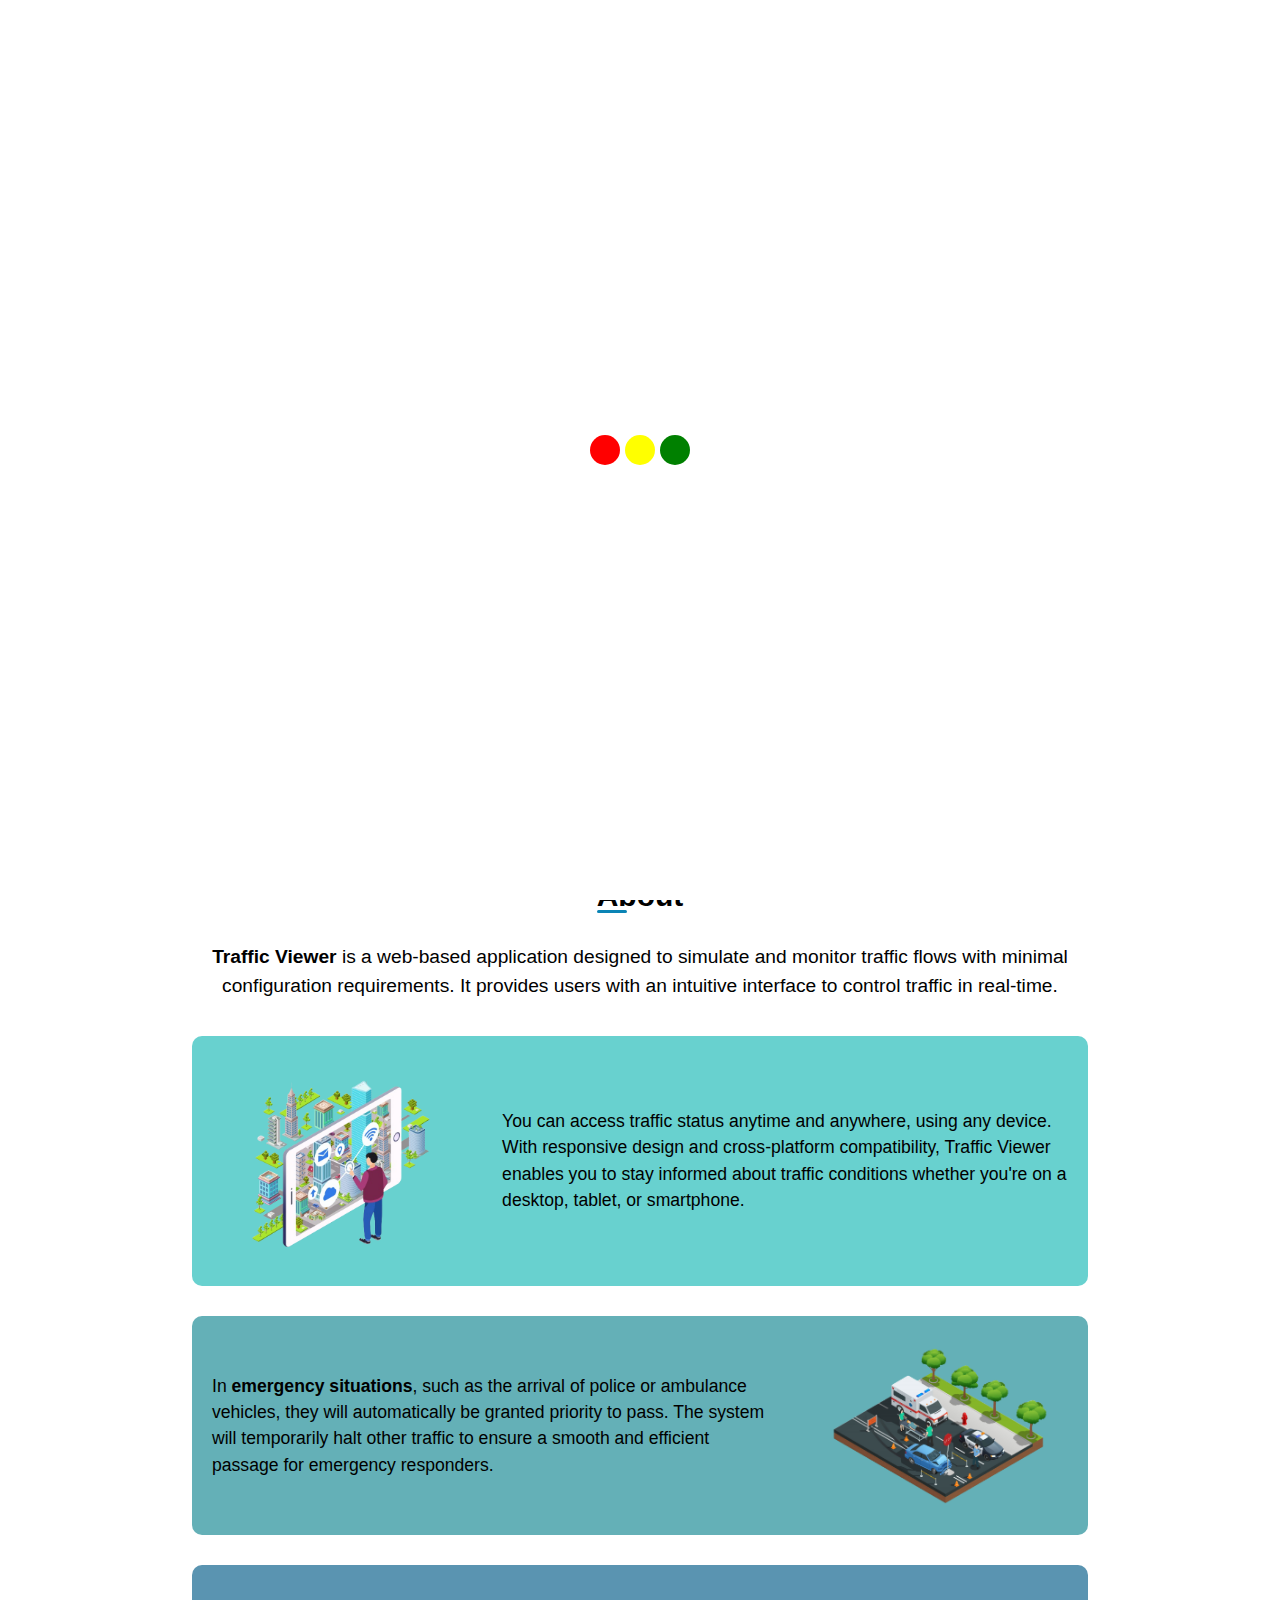
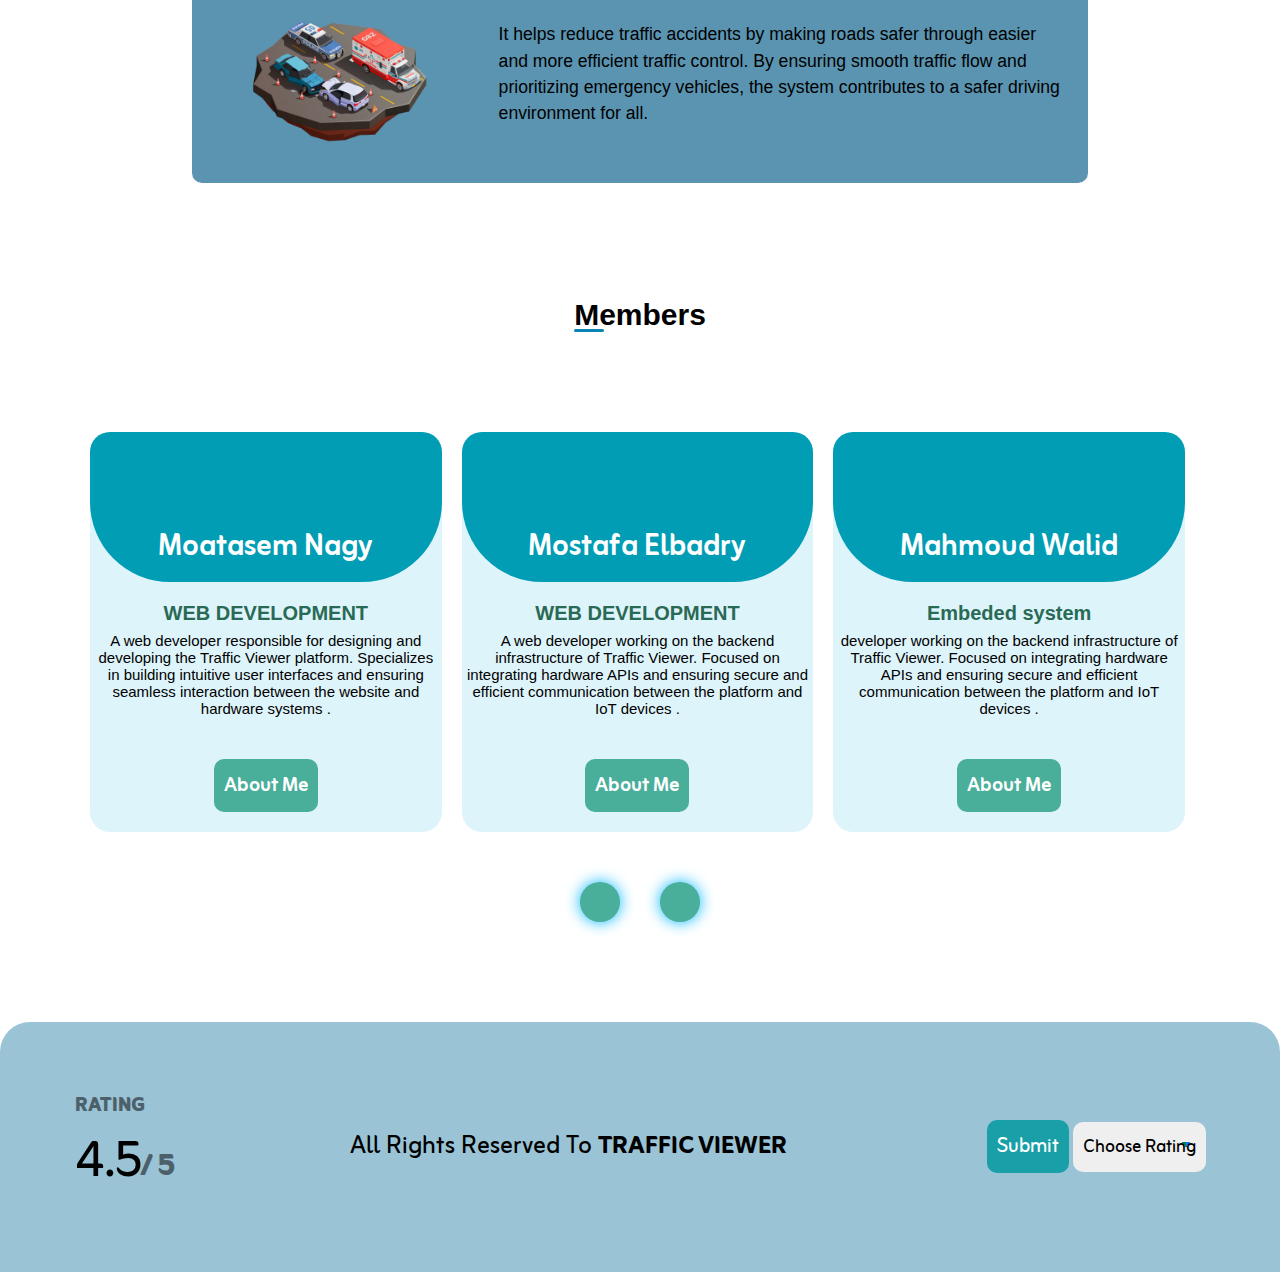
<file: index.html>
<!DOCTYPE html>
<html lang="en">
  <head>
    <meta charset="UTF-8" />
    <meta name="viewport" content="width=device-width, initial-scale=1.0" />
    <title>Traffic Viewer</title>
    <link
      rel="shortcut icon"
      type="x-icon"
      sizes="16x16 32x32 64x64"
      href="./assets/images/icon_browser_image-removebg-preview.png"
    />
    <link
      rel="stylesheet"
      href="https://cdnjs.cloudflare.com/ajax/libs/font-awesome/6.6.0/css/all.min.css"
      integrity="sha512-Kc323vGBEqzTmouAECnVceyQqyqdsSiqLQISBL29aUW4U/M7pSPA/gEUZQqv1cwx4OnYxTxve5UMg5GT6L4JJg=="
      crossorigin="anonymous"
      referrerpolicy="no-referrer"
    />
    <link rel="stylesheet" href="./LandingPageStyle.css" />
    <link
      rel="stylesheet"
      href="https://unpkg.com/swiper/swiper-bundle.min.css"
    />
    <link rel="preconnect" href="https://fonts.googleapis.com" />
    <link rel="preconnect" href="https://fonts.gstatic.com" crossorigin />
    <link
      href="https://fonts.googleapis.com/css2?family=Baloo+Bhaijaan+2:wght@400..800&family=Beiruti:wght@200..900&family=Cairo:wght@200..1000&family=Changa:wght@200..800&family=El+Messiri:wght@400..700&family=Exo+2:ital,wght@0,100..900;1,100..900&family=Freeman&family=Readex+Pro:wght@160..700&family=Rubik:ital,wght@0,300..900;1,300..900&family=Tajawal:wght@200;300;400;500;700;800;900&family=Zain:wght@200;300;400;700;800;900&display=swap"
      rel="stylesheet"
    />
    <link rel="preconnect" href="https://fonts.googleapis.com" />
    <link rel="preconnect" href="https://fonts.gstatic.com" crossorigin />
    <link
      href="https://fonts.googleapis.com/css2?family=Baloo+Bhaijaan+2:wght@400..800&family=Beiruti:wght@200..900&family=Cairo:wght@200..1000&family=Changa:wght@200..800&family=Donegal+One&family=El+Messiri:wght@400..700&family=Exo+2:ital,wght@0,100..900;1,100..900&family=Freeman&family=Goblin+One&family=Metal+Mania&family=Readex+Pro:wght@160..700&family=Rubik:ital,wght@0,300..900;1,300..900&family=Suez+One&family=Tajawal:wght@200;300;400;500;700;800;900&family=Zain:wght@200;300;400;700;800;900&display=swap"
      rel="stylesheet"
    />
  </head>
  <body>
    <div class="loading_screen" id="loading">
      <div class="loading">
        <div class="red_sign"></div>
        <div class="yellow_sign"></div>
        <div class="green_sign"></div>
      </div>
    </div>
    <div class="header">
      <div id="logo">
        <img
          src="./assets/images/Traffic_Viewer-removebg-preview.png"
          alt="LOGO"
          srcset=""
        />
      </div>
      <div id="hamburger-icon">
        <svg height="40px" viewBox="0 -960 960 960" width="40px" fill="#fff">
          <path
            d="M120-240v-66.67h720V-240H120Zm0-206.67v-66.66h720v66.66H120Zm0-206.66V-720h720v66.67H120Z"
          />
        </svg>
      </div>
      <ul id="navbar">
        <li>
          <a href="#home">
            <svg
              height="28px"
              viewBox="0 -960 960 960"
              width="28px"
              fill="#000"
            >
              <path
                d="M240-200h120v-240h240v240h120v-360L480-740 240-560v360Zm-80 80v-480l320-240 320 240v480H520v-240h-80v240H160Zm320-350Z"
              />
            </svg>
            Home
          </a>
        </li>
        <li>
          <a href="#about">
            <svg
              height="28px"
              viewBox="0 -960 960 960"
              width="28px"
              fill="#000"
            >
              <path
                d="M440-280h80v-240h-80v240Zm40-320q17 0 28.5-11.5T520-640q0-17-11.5-28.5T480-680q-17 0-28.5 11.5T440-640q0 17 11.5 28.5T480-600Zm0 520q-83 0-156-31.5T197-197q-54-54-85.5-127T80-480q0-83 31.5-156T197-763q54-54 127-85.5T480-880q83 0 156 31.5T763-763q54 54 85.5 127T880-480q0 83-31.5 156T763-197q-54 54-127 85.5T480-80Zm0-80q134 0 227-93t93-227q0-134-93-227t-227-93q-134 0-227 93t-93 227q0 134 93 227t227 93Zm0-320Z"
              />
            </svg>
            About
          </a>
        </li>
        <li>
          <a href="#members">
            <svg
              height="28px"
              viewBox="0 -960 960 960"
              width="28px"
              fill="#000"
            >
              <path
                d="M0-240v-63q0-43 44-70t116-27q13 0 25 .5t23 2.5q-14 21-21 44t-7 48v65H0Zm240 0v-65q0-32 17.5-58.5T307-410q32-20 76.5-30t96.5-10q53 0 97.5 10t76.5 30q32 20 49 46.5t17 58.5v65H240Zm540 0v-65q0-26-6.5-49T754-397q11-2 22.5-2.5t23.5-.5q72 0 116 26.5t44 70.5v63H780Zm-455-80h311q-10-20-55.5-35T480-370q-55 0-100.5 15T325-320ZM160-440q-33 0-56.5-23.5T80-520q0-34 23.5-57t56.5-23q34 0 57 23t23 57q0 33-23 56.5T160-440Zm640 0q-33 0-56.5-23.5T720-520q0-34 23.5-57t56.5-23q34 0 57 23t23 57q0 33-23 56.5T800-440Zm-320-40q-50 0-85-35t-35-85q0-51 35-85.5t85-34.5q51 0 85.5 34.5T600-600q0 50-34.5 85T480-480Zm0-80q17 0 28.5-11.5T520-600q0-17-11.5-28.5T480-640q-17 0-28.5 11.5T440-600q0 17 11.5 28.5T480-560Zm1 240Zm-1-280Z"
              />
            </svg>
            Members
          </a>
        </li>
      </ul>
    </div>
    <div id="mobile_navbar_wrapper">
      <ul id="mobile_navbar">
        <li>
          <a href="#home">
            <svg
              height="28px"
              viewBox="0 -960 960 960"
              width="28px"
              fill="#000"
            >
              <path
                d="M240-200h120v-240h240v240h120v-360L480-740 240-560v360Zm-80 80v-480l320-240 320 240v480H520v-240h-80v240H160Zm320-350Z"
              />
            </svg>
            Home
          </a>
        </li>
        <li>
          <a href="#about">
            <svg
              height="28px"
              viewBox="0 -960 960 960"
              width="28px"
              fill="#000"
            >
              <path
                d="M440-280h80v-240h-80v240Zm40-320q17 0 28.5-11.5T520-640q0-17-11.5-28.5T480-680q-17 0-28.5 11.5T440-640q0 17 11.5 28.5T480-600Zm0 520q-83 0-156-31.5T197-197q-54-54-85.5-127T80-480q0-83 31.5-156T197-763q54-54 127-85.5T480-880q83 0 156 31.5T763-763q54 54 85.5 127T880-480q0 83-31.5 156T763-197q-54 54-127 85.5T480-80Zm0-80q134 0 227-93t93-227q0-134-93-227t-227-93q-134 0-227 93t-93 227q0 134 93 227t227 93Zm0-320Z"
              />
            </svg>
            About
          </a>
        </li>
        <li>
          <a href="#members">
            <svg
              height="28px"
              viewBox="0 -960 960 960"
              width="28px"
              fill="#000"
            >
              <path
                d="M0-240v-63q0-43 44-70t116-27q13 0 25 .5t23 2.5q-14 21-21 44t-7 48v65H0Zm240 0v-65q0-32 17.5-58.5T307-410q32-20 76.5-30t96.5-10q53 0 97.5 10t76.5 30q32 20 49 46.5t17 58.5v65H240Zm540 0v-65q0-26-6.5-49T754-397q11-2 22.5-2.5t23.5-.5q72 0 116 26.5t44 70.5v63H780Zm-455-80h311q-10-20-55.5-35T480-370q-55 0-100.5 15T325-320ZM160-440q-33 0-56.5-23.5T80-520q0-34 23.5-57t56.5-23q34 0 57 23t23 57q0 33-23 56.5T160-440Zm640 0q-33 0-56.5-23.5T720-520q0-34 23.5-57t56.5-23q34 0 57 23t23 57q0 33-23 56.5T800-440Zm-320-40q-50 0-85-35t-35-85q0-51 35-85.5t85-34.5q51 0 85.5 34.5T600-600q0 50-34.5 85T480-480Zm0-80q17 0 28.5-11.5T520-600q0-17-11.5-28.5T480-640q-17 0-28.5 11.5T440-600q0 17 11.5 28.5T480-560Zm1 240Zm-1-280Z"
              />
            </svg>
            Members
          </a>
        </li>
      </ul>
    </div>
    <!-- Start Home Section -->
    <div id="home">
      <div class="title">
        <h1>Automatic Traffic<br />Control</h1>
        <p>
          An Automatic Traffic System uses sensors and data to optimize<br />traffic
          flow and improve road safety automatically .
        </p>
        <button type="submit">
          Get Started
          <i class="fa-solid fa-arrow-right"></i>
        </button>
      </div>
      <div class="title_image">
        <img src="./assets/images/15535.jpg" alt="" srcset="" />
      </div>
    </div>
    <button id="back_to_top" class="to_top">
      <i class="fa-solid fa-angles-up"></i>
    </button>
    <!-- End Home Section -->
    <!-- Start About Section -->
    <div id="about">
      <h1>About</h1>
      <div class="about_head">
        <b>Traffic Viewer</b> is a web-based application designed to simulate
        and monitor traffic flows with minimal configuration requirements. It
        provides users with an intuitive interface to control traffic in
        real-time.
      </div>
      <div id="card_one" class="about_card">
        <img src="./assets/images/web_check.png" alt="" />
        <p>
          You can access traffic status anytime and anywhere, using any device.
          With responsive design and cross-platform compatibility, Traffic
          Viewer enables you to stay informed about traffic conditions whether
          you're on a desktop, tablet, or smartphone.
        </p>
      </div>
      <div id="card_two" class="about_card">
        <p>
          In <b>emergency situations</b>, such as the arrival of police or
          ambulance vehicles, they will automatically be granted priority to
          pass. The system will temporarily halt other traffic to ensure a
          smooth and efficient passage for emergency responders.
        </p>
        <img src="./assets/images/police_amb_people.png" alt="" />
      </div>
      <div id="card_three" class="about_card">
        <img src="./assets/images/police_amb.png" alt="" />
        <p>
          It helps reduce traffic accidents by making roads safer through easier
          and more efficient traffic control. By ensuring smooth traffic flow
          and prioritizing emergency vehicles, the system contributes to a safer
          driving environment for all.
        </p>
      </div>
    </div>
    <!-- End About Section -->
    <!-- Start Members Section -->
    <div id="members">
      <h1>Members</h1>
    </div>
    <div id="cards_wrapper">
      <div class="members_Slider">
        <div class="member1 card">
          <i class="fa-solid fa-code"></i>
          <h1>Moatasem Nagy</h1>
          <h2>WEB DEVELOPMENT</h2>
          <p>
            A web developer responsible for designing and developing the Traffic
            Viewer platform. Specializes in building intuitive user interfaces
            and ensuring seamless interaction between the website and hardware
            systems .
          </p>
          <button>About Me</button>
        </div>
        <div class="member2 card">
          <i class="fa-solid fa-code"></i>
          <h1>Mostafa Elbadry</h1>
          <h2>WEB DEVELOPMENT</h2>
          <p>
            A web developer working on the backend infrastructure of Traffic
            Viewer. Focused on integrating hardware APIs and ensuring secure and
            efficient communication between the platform and IoT devices .
          </p>
          <button>About Me</button>
        </div>
        <div class="member3 card">
          <i class="fa-solid fa-microchip"></i>
          <h1>Mahmoud Walid</h1>
          <h2>Embeded system</h2>
          <p>
            developer working on the backend infrastructure of Traffic Viewer.
            Focused on integrating hardware APIs and ensuring secure and
            efficient communication between the platform and IoT devices .
          </p>
          <button>About Me</button>
        </div>
        <div class="member4 card">
          <i class="fa-solid fa-microchip"></i>
          <h1>Yousif Mostafa</h1>
          <h2>Embeded System</h2>
          <p>
            Hardware and firmware specialist responsible for optimizing the
            embedded systems in Traffic Viewer. Develops robust solutions for
            real-time traffic monitoring and control using Arduino and ESP .
          </p>
          <button>About Me</button>
        </div>
        <div class="member5 card">
          <i class="fa-solid fa-microchip"></i>
          <h1>Ebrahim Yasser</h1>
          <h2>Embeded System</h2>
          <p>
            Embedded systems engineer focused on testing and troubleshooting
            hardware modules in Traffic Viewer. Works on enhancing device
            performance and ensuring system stability in live environments .
          </p>
          <button>About Me</button>
        </div>
        <div class="member6 card">
          <i class="fa-solid fa-microchip"></i>
          <h1>Yousif Moawad</h1>
          <h2>Embeded System</h2>
          <p>
            IoT and embedded systems expert involved in integrating sensors and
            communication modules for Traffic Viewer. Designs efficient
            protocols for remote traffic management and real-time updates .
          </p>
          <button>About Me</button>
        </div>
        <div class="member7 card">
          <i class="fa-solid fa-microchip"></i>
          <h1>Rodania Moeen</h1>
          <h2>Embeded System</h2>
          <p>
            Engineer specializing in firmware development for Traffic Viewer.
            Develops advanced features to improve traffic flow management and
            supports the seamless operation of the Arduino and ESP systems .
          </p>
          <button>About Me</button>
        </div>
        <div class="member8 card">
          <i class="fa-solid fa-microchip"></i>
          <h1>Sara Zaki</h1>
          <h2>Embeded System</h2>
          <p>
            An embedded systems engineer ensuring the hardware-software
            integration of Traffic Viewer. Focused on delivering reliable
            solutions for remote traffic control and system scalability .
          </p>
          <button>About Me</button>
        </div>
      </div>
    </div>
    <div id="nav_btns">
      <button id="prev" class="member_btn">
        <i class="fa-solid fa-angle-left"></i>
      </button>
      <button id="next" class="member_btn">
        <i class="fa-solid fa-angle-right"></i>
      </button>
    </div>
    <!-- End Members Section -->
    <!-- Start Footer Section -->
    <div class="footer">
      <div class="footer_content">
        <div class="ratingList">
          <label for="choices"><button>Submit</button></label>
          <select class="custom-select2">
            <option value="" disabled selected>Choose Rating</option>
            <option value="1">⭐</option>
            <option value="2">⭐⭐</option>
            <option value="3">⭐⭐⭐</option>
            <option value="4">⭐⭐⭐⭐</option>
            <option value="5">⭐⭐⭐⭐⭐</option>
          </select>
        </div>
        <div class="copyRight">
          <p>
            <i class="fa-regular fa-copyright"></i>All Rights Reserved To
            <span>Traffic Viewer</span>
          </p>
        </div>
        <div class="ratingAverage">
          <h3>Rating</h3>
          <h1>4.5</h1>
        </div>
      </div>
    </div>
    <!-- End Footer Section -->
    <script src="./LandingPageDynamic.js"></script>
  </body>
</html>
</file>
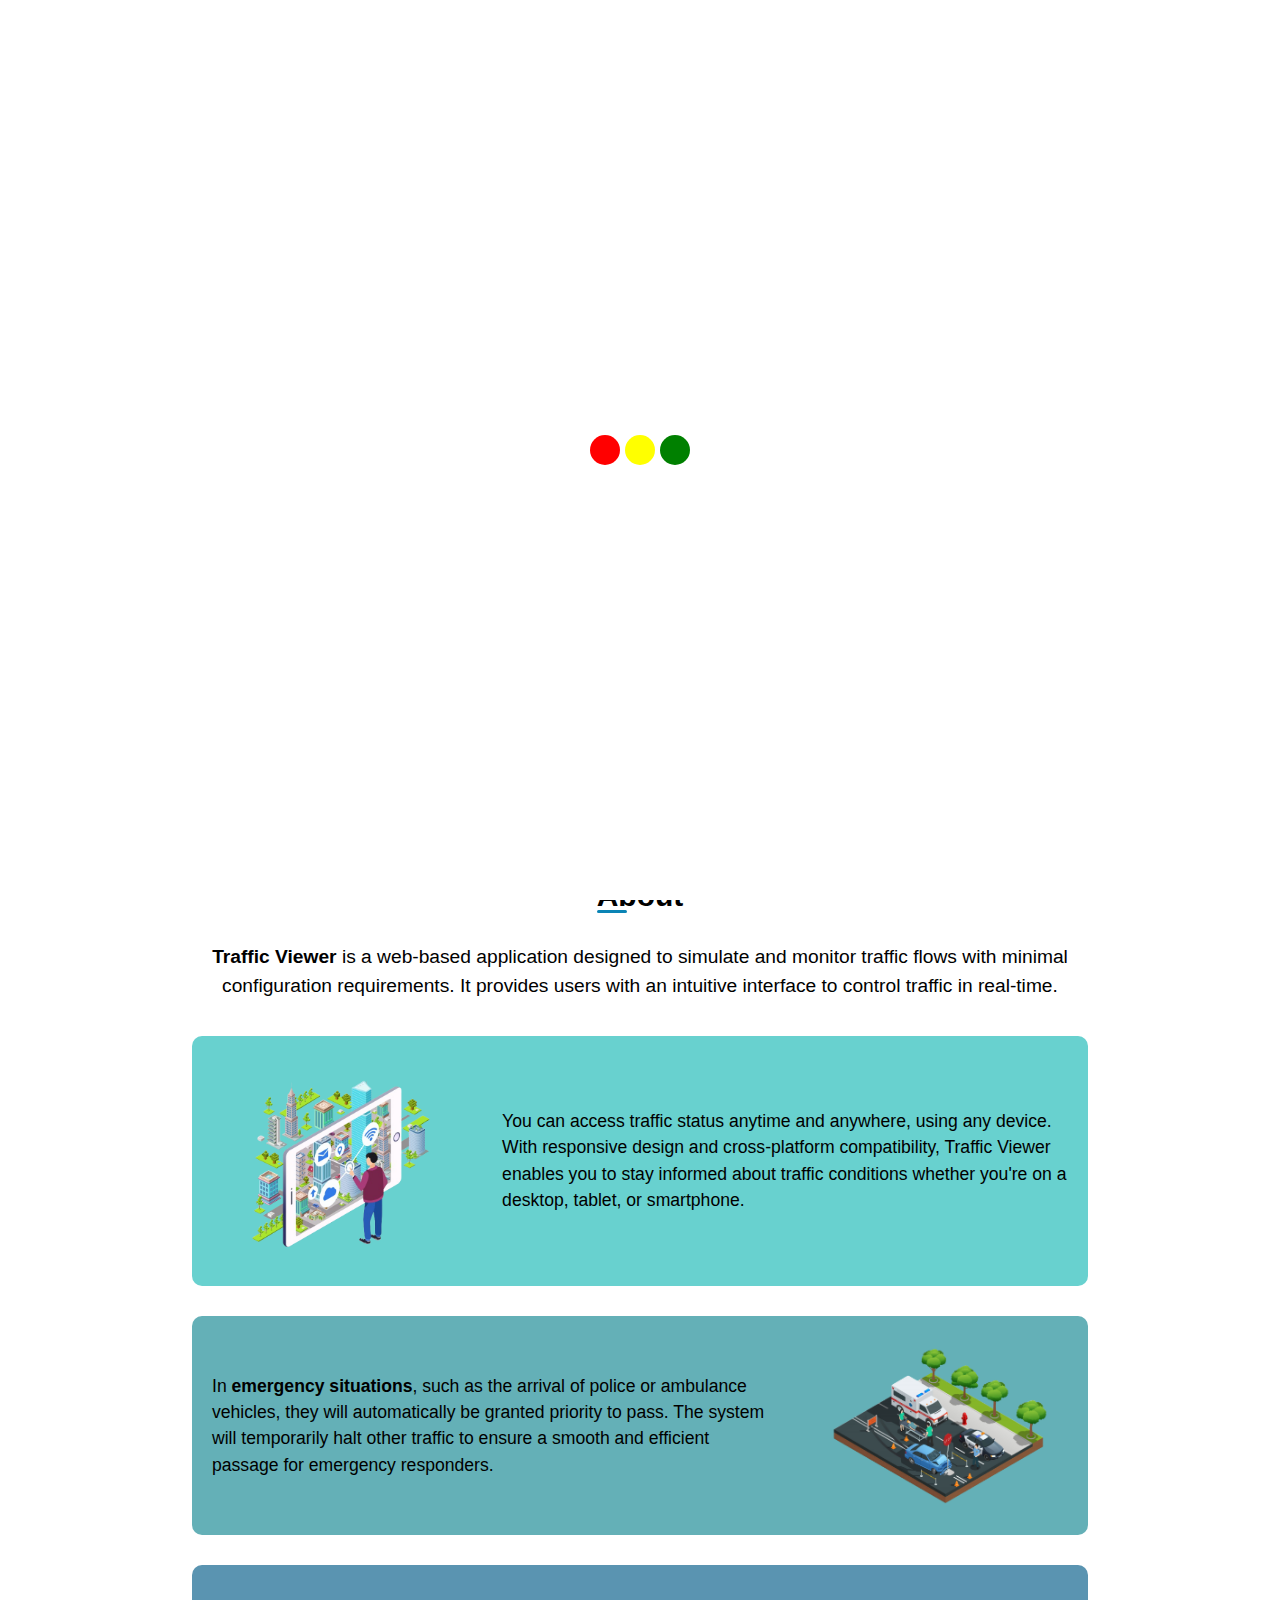
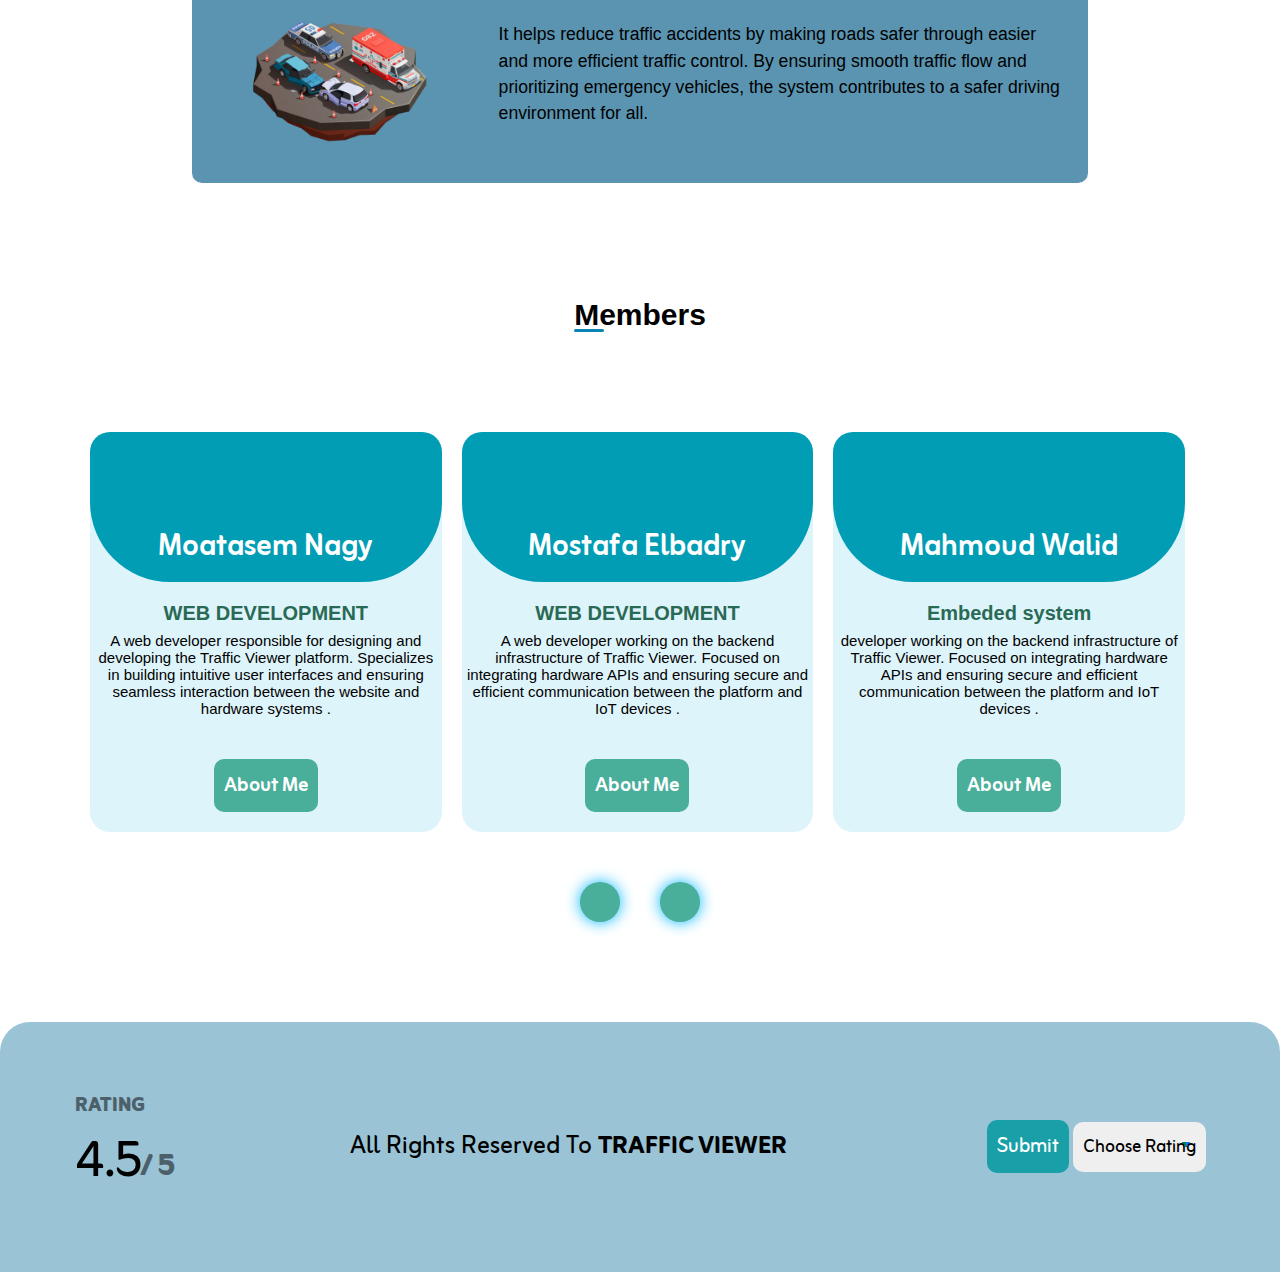
<file: docs/index.html>
<!DOCTYPE html>
<html lang="en">
  <head>
    <meta charset="UTF-8" />
    <meta name="viewport" content="width=device-width, initial-scale=1.0" />
    <title>Traffic Viewer</title>
    <link
      rel="shortcut icon"
      type="x-icon"
      sizes="16x16 32x32 64x64"
      href="../../assets/images/icon_browser_image-removebg-preview.png"
    />
    <link
      rel="stylesheet"
      href="https://cdnjs.cloudflare.com/ajax/libs/font-awesome/6.6.0/css/all.min.css"
      integrity="sha512-Kc323vGBEqzTmouAECnVceyQqyqdsSiqLQISBL29aUW4U/M7pSPA/gEUZQqv1cwx4OnYxTxve5UMg5GT6L4JJg=="
      crossorigin="anonymous"
      referrerpolicy="no-referrer"
    />
    <link rel="stylesheet" href="./LandingPageStyle.css" />
    <link
      rel="stylesheet"
      href="https://unpkg.com/swiper/swiper-bundle.min.css"
    />
    <link rel="preconnect" href="https://fonts.googleapis.com" />
    <link rel="preconnect" href="https://fonts.gstatic.com" crossorigin />
    <link
      href="https://fonts.googleapis.com/css2?family=Baloo+Bhaijaan+2:wght@400..800&family=Beiruti:wght@200..900&family=Cairo:wght@200..1000&family=Changa:wght@200..800&family=El+Messiri:wght@400..700&family=Exo+2:ital,wght@0,100..900;1,100..900&family=Freeman&family=Readex+Pro:wght@160..700&family=Rubik:ital,wght@0,300..900;1,300..900&family=Tajawal:wght@200;300;400;500;700;800;900&family=Zain:wght@200;300;400;700;800;900&display=swap"
      rel="stylesheet"
    />
    <link rel="preconnect" href="https://fonts.googleapis.com" />
    <link rel="preconnect" href="https://fonts.gstatic.com" crossorigin />
    <link
      href="https://fonts.googleapis.com/css2?family=Baloo+Bhaijaan+2:wght@400..800&family=Beiruti:wght@200..900&family=Cairo:wght@200..1000&family=Changa:wght@200..800&family=Donegal+One&family=El+Messiri:wght@400..700&family=Exo+2:ital,wght@0,100..900;1,100..900&family=Freeman&family=Goblin+One&family=Metal+Mania&family=Readex+Pro:wght@160..700&family=Rubik:ital,wght@0,300..900;1,300..900&family=Suez+One&family=Tajawal:wght@200;300;400;500;700;800;900&family=Zain:wght@200;300;400;700;800;900&display=swap"
      rel="stylesheet"
    />
  </head>
  <body>
    <div class="loading_screen" id="loading">
      <div class="loading">
        <div class="red_sign"></div>
        <div class="yellow_sign"></div>
        <div class="green_sign"></div>
      </div>
    </div>
    <div class="header">
      <div id="logo">
        <img
          src="../../assets/images/Traffic_Viewer-removebg-preview.png"
          alt="LOGO"
          srcset=""
        />
      </div>
      <div id="hamburger-icon">
        <svg height="40px" viewBox="0 -960 960 960" width="40px" fill="#fff">
          <path
            d="M120-240v-66.67h720V-240H120Zm0-206.67v-66.66h720v66.66H120Zm0-206.66V-720h720v66.67H120Z"
          />
        </svg>
      </div>
      <ul id="navbar">
        <li>
          <a href="#home">
            <svg
              height="28px"
              viewBox="0 -960 960 960"
              width="28px"
              fill="#000"
            >
              <path
                d="M240-200h120v-240h240v240h120v-360L480-740 240-560v360Zm-80 80v-480l320-240 320 240v480H520v-240h-80v240H160Zm320-350Z"
              />
            </svg>
            Home
          </a>
        </li>
        <li>
          <a href="#about">
            <svg
              height="28px"
              viewBox="0 -960 960 960"
              width="28px"
              fill="#000"
            >
              <path
                d="M440-280h80v-240h-80v240Zm40-320q17 0 28.5-11.5T520-640q0-17-11.5-28.5T480-680q-17 0-28.5 11.5T440-640q0 17 11.5 28.5T480-600Zm0 520q-83 0-156-31.5T197-197q-54-54-85.5-127T80-480q0-83 31.5-156T197-763q54-54 127-85.5T480-880q83 0 156 31.5T763-763q54 54 85.5 127T880-480q0 83-31.5 156T763-197q-54 54-127 85.5T480-80Zm0-80q134 0 227-93t93-227q0-134-93-227t-227-93q-134 0-227 93t-93 227q0 134 93 227t227 93Zm0-320Z"
              />
            </svg>
            About
          </a>
        </li>
        <li>
          <a href="#members">
            <svg
              height="28px"
              viewBox="0 -960 960 960"
              width="28px"
              fill="#000"
            >
              <path
                d="M0-240v-63q0-43 44-70t116-27q13 0 25 .5t23 2.5q-14 21-21 44t-7 48v65H0Zm240 0v-65q0-32 17.5-58.5T307-410q32-20 76.5-30t96.5-10q53 0 97.5 10t76.5 30q32 20 49 46.5t17 58.5v65H240Zm540 0v-65q0-26-6.5-49T754-397q11-2 22.5-2.5t23.5-.5q72 0 116 26.5t44 70.5v63H780Zm-455-80h311q-10-20-55.5-35T480-370q-55 0-100.5 15T325-320ZM160-440q-33 0-56.5-23.5T80-520q0-34 23.5-57t56.5-23q34 0 57 23t23 57q0 33-23 56.5T160-440Zm640 0q-33 0-56.5-23.5T720-520q0-34 23.5-57t56.5-23q34 0 57 23t23 57q0 33-23 56.5T800-440Zm-320-40q-50 0-85-35t-35-85q0-51 35-85.5t85-34.5q51 0 85.5 34.5T600-600q0 50-34.5 85T480-480Zm0-80q17 0 28.5-11.5T520-600q0-17-11.5-28.5T480-640q-17 0-28.5 11.5T440-600q0 17 11.5 28.5T480-560Zm1 240Zm-1-280Z"
              />
            </svg>
            Members
          </a>
        </li>
      </ul>
    </div>
    <div id="mobile_navbar_wrapper">
      <ul id="mobile_navbar">
        <li>
          <a href="#home">
            <svg
              height="28px"
              viewBox="0 -960 960 960"
              width="28px"
              fill="#000"
            >
              <path
                d="M240-200h120v-240h240v240h120v-360L480-740 240-560v360Zm-80 80v-480l320-240 320 240v480H520v-240h-80v240H160Zm320-350Z"
              />
            </svg>
            Home
          </a>
        </li>
        <li>
          <a href="#about">
            <svg
              height="28px"
              viewBox="0 -960 960 960"
              width="28px"
              fill="#000"
            >
              <path
                d="M440-280h80v-240h-80v240Zm40-320q17 0 28.5-11.5T520-640q0-17-11.5-28.5T480-680q-17 0-28.5 11.5T440-640q0 17 11.5 28.5T480-600Zm0 520q-83 0-156-31.5T197-197q-54-54-85.5-127T80-480q0-83 31.5-156T197-763q54-54 127-85.5T480-880q83 0 156 31.5T763-763q54 54 85.5 127T880-480q0 83-31.5 156T763-197q-54 54-127 85.5T480-80Zm0-80q134 0 227-93t93-227q0-134-93-227t-227-93q-134 0-227 93t-93 227q0 134 93 227t227 93Zm0-320Z"
              />
            </svg>
            About
          </a>
        </li>
        <li>
          <a href="#members">
            <svg
              height="28px"
              viewBox="0 -960 960 960"
              width="28px"
              fill="#000"
            >
              <path
                d="M0-240v-63q0-43 44-70t116-27q13 0 25 .5t23 2.5q-14 21-21 44t-7 48v65H0Zm240 0v-65q0-32 17.5-58.5T307-410q32-20 76.5-30t96.5-10q53 0 97.5 10t76.5 30q32 20 49 46.5t17 58.5v65H240Zm540 0v-65q0-26-6.5-49T754-397q11-2 22.5-2.5t23.5-.5q72 0 116 26.5t44 70.5v63H780Zm-455-80h311q-10-20-55.5-35T480-370q-55 0-100.5 15T325-320ZM160-440q-33 0-56.5-23.5T80-520q0-34 23.5-57t56.5-23q34 0 57 23t23 57q0 33-23 56.5T160-440Zm640 0q-33 0-56.5-23.5T720-520q0-34 23.5-57t56.5-23q34 0 57 23t23 57q0 33-23 56.5T800-440Zm-320-40q-50 0-85-35t-35-85q0-51 35-85.5t85-34.5q51 0 85.5 34.5T600-600q0 50-34.5 85T480-480Zm0-80q17 0 28.5-11.5T520-600q0-17-11.5-28.5T480-640q-17 0-28.5 11.5T440-600q0 17 11.5 28.5T480-560Zm1 240Zm-1-280Z"
              />
            </svg>
            Members
          </a>
        </li>
      </ul>
    </div>
    <!-- Start Home Section -->
    <div id="home">
      <div class="title">
        <h1>Automatic Traffic<br />Control</h1>
        <p>
          An Automatic Traffic System uses sensors and data to optimize<br />traffic
          flow and improve road safety automatically .
        </p>
        <button type="submit">
          Get Started
          <i class="fa-solid fa-arrow-right"></i>
        </button>
      </div>
      <div class="title_image">
        <img src="../../assets/images/15535.jpg" alt="" srcset="" />
      </div>
    </div>
    <button id="back_to_top" class="to_top">
      <i class="fa-solid fa-angles-up"></i>
    </button>
    <!-- End Home Section -->
    <!-- Start About Section -->
    <div id="about">
      <h1>About</h1>
      <div class="about_head">
        <b>Traffic Viewer</b> is a web-based application designed to simulate
        and monitor traffic flows with minimal configuration requirements. It
        provides users with an intuitive interface to control traffic in
        real-time.
      </div>
      <div id="card_one" class="about_card">
        <img src="../../assets/images/web_check.png" alt="" />
        <p>
          You can access traffic status anytime and anywhere, using any device.
          With responsive design and cross-platform compatibility, Traffic
          Viewer enables you to stay informed about traffic conditions whether
          you're on a desktop, tablet, or smartphone.
        </p>
      </div>
      <div id="card_two" class="about_card">
        <p>
          In <b>emergency situations</b>, such as the arrival of police or
          ambulance vehicles, they will automatically be granted priority to
          pass. The system will temporarily halt other traffic to ensure a
          smooth and efficient passage for emergency responders.
        </p>
        <img src="../../assets/images/police_amb_people.png" alt="" />
      </div>
      <div id="card_three" class="about_card">
        <img src="../../assets/images/police_amb.png" alt="" />
        <p>
          It helps reduce traffic accidents by making roads safer through easier
          and more efficient traffic control. By ensuring smooth traffic flow
          and prioritizing emergency vehicles, the system contributes to a safer
          driving environment for all.
        </p>
      </div>
    </div>
    <!-- End About Section -->
    <!-- Start Members Section -->
    <div id="members">
      <h1>Members</h1>
    </div>
    <div id="cards_wrapper">
      <div class="members_Slider">
        <div class="member1 card">
          <i class="fa-solid fa-code"></i>
          <h1>Moatasem Nagy</h1>
          <h2>WEB DEVELOPMENT</h2>
          <p>
            A web developer responsible for designing and developing the Traffic
            Viewer platform. Specializes in building intuitive user interfaces
            and ensuring seamless interaction between the website and hardware
            systems .
          </p>
          <button>About Me</button>
        </div>
        <div class="member2 card">
          <i class="fa-solid fa-code"></i>
          <h1>Mostafa Elbadry</h1>
          <h2>WEB DEVELOPMENT</h2>
          <p>
            A web developer working on the backend infrastructure of Traffic
            Viewer. Focused on integrating hardware APIs and ensuring secure and
            efficient communication between the platform and IoT devices .
          </p>
          <button>About Me</button>
        </div>
        <div class="member3 card">
          <i class="fa-solid fa-microchip"></i>
          <h1>Mahmoud Walid</h1>
          <h2>Embeded system</h2>
          <p>
            developer working on the backend infrastructure of Traffic Viewer.
            Focused on integrating hardware APIs and ensuring secure and
            efficient communication between the platform and IoT devices .
          </p>
          <button>About Me</button>
        </div>
        <div class="member4 card">
          <i class="fa-solid fa-microchip"></i>
          <h1>Yousif Mostafa</h1>
          <h2>Embeded System</h2>
          <p>
            Hardware and firmware specialist responsible for optimizing the
            embedded systems in Traffic Viewer. Develops robust solutions for
            real-time traffic monitoring and control using Arduino and ESP .
          </p>
          <button>About Me</button>
        </div>
        <div class="member5 card">
          <i class="fa-solid fa-microchip"></i>
          <h1>Ebrahim Yasser</h1>
          <h2>Embeded System</h2>
          <p>
            Embedded systems engineer focused on testing and troubleshooting
            hardware modules in Traffic Viewer. Works on enhancing device
            performance and ensuring system stability in live environments .
          </p>
          <button>About Me</button>
        </div>
        <div class="member6 card">
          <i class="fa-solid fa-microchip"></i>
          <h1>Yousif Moawad</h1>
          <h2>Embeded System</h2>
          <p>
            IoT and embedded systems expert involved in integrating sensors and
            communication modules for Traffic Viewer. Designs efficient
            protocols for remote traffic management and real-time updates .
          </p>
          <button>About Me</button>
        </div>
        <div class="member7 card">
          <i class="fa-solid fa-microchip"></i>
          <h1>Rodania Moeen</h1>
          <h2>Embeded System</h2>
          <p>
            Engineer specializing in firmware development for Traffic Viewer.
            Develops advanced features to improve traffic flow management and
            supports the seamless operation of the Arduino and ESP systems .
          </p>
          <button>About Me</button>
        </div>
        <div class="member8 card">
          <i class="fa-solid fa-microchip"></i>
          <h1>Sara Zaki</h1>
          <h2>Embeded System</h2>
          <p>
            An embedded systems engineer ensuring the hardware-software
            integration of Traffic Viewer. Focused on delivering reliable
            solutions for remote traffic control and system scalability .
          </p>
          <button>About Me</button>
        </div>
      </div>
    </div>
    <div id="nav_btns">
      <button id="prev" class="member_btn">
        <i class="fa-solid fa-angle-left"></i>
      </button>
      <button id="next" class="member_btn">
        <i class="fa-solid fa-angle-right"></i>
      </button>
    </div>
    <!-- End Members Section -->
    <!-- Start Footer Section -->
    <div class="footer">
      <div class="footer_content">
        <div class="ratingList">
          <label for="choices"><button>Submit</button></label>
          <select class="custom-select2">
            <option value="" disabled selected>Choose Rating</option>
            <option value="1">⭐</option>
            <option value="2">⭐⭐</option>
            <option value="3">⭐⭐⭐</option>
            <option value="4">⭐⭐⭐⭐</option>
            <option value="5">⭐⭐⭐⭐⭐</option>
          </select>
        </div>
        <div class="copyRight">
          <p>
            <i class="fa-regular fa-copyright"></i>All Rights Reserved To
            <span>Traffic Viewer</span>
          </p>
        </div>
        <div class="ratingAverage">
          <h3>Rating</h3>
          <h1>4.5</h1>
        </div>
      </div>
    </div>
    <!-- End Footer Section -->
    <script src="./LandingPageDynamic.js"></script>
  </body>
</html>
</file>
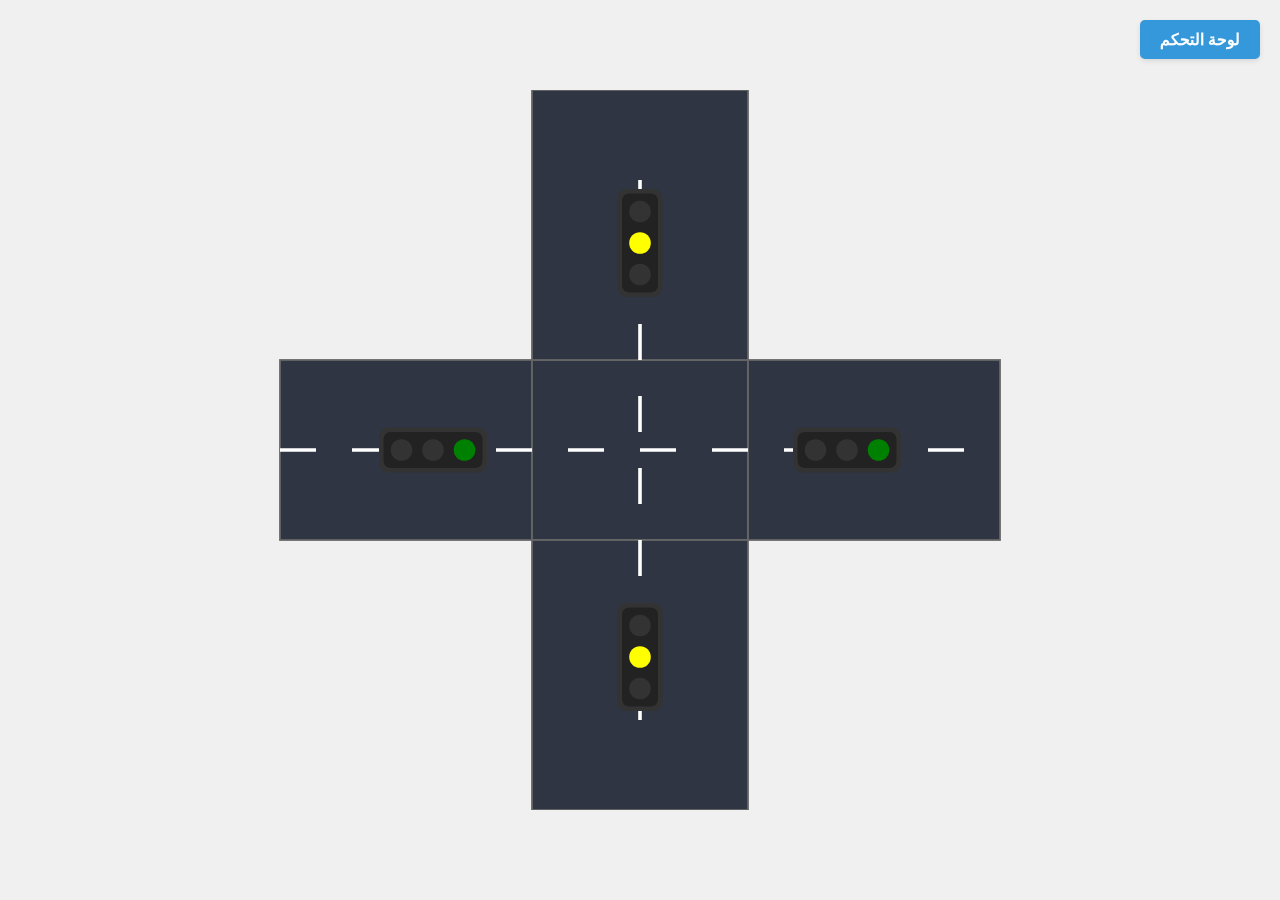
<file: live/index.html>
<!DOCTYPE html>
<html lang="ar" dir="rtl">
  <head>
    <meta charset="UTF-8" />
    <meta name="viewport" content="width=device-width, initial-scale=1.0" />
    <title>Traffic Monitoring System</title>
    <link rel="stylesheet" href="/live/styles.css" />
    <link
      rel="shortcut icon"
      type="x-icon"
      sizes="16x16 32x32 64x64"
      href="/assets/images/favicon.webp"
    />
    <style>
      /* أنماط عامة */
      body {
        font-family: "Segoe UI", Tahoma, Geneva, Verdana, sans-serif;
        direction: rtl;
        margin: 0;
        padding: 0;
        min-height: 100vh;
      }

      /* أنماط الحاوية */
      .container {
        width: 100%;
        height: 100vh;
        display: flex;
        justify-content: center;
        align-items: center;
        background-color: #f0f0f0;
        position: relative;
        overflow: hidden;
      }

      .svg-container {
        width: 100%;
        height: 100%;
        max-width: 1200px;
        max-height: 800px;
        display: flex;
        justify-content: center;
        align-items: center;
      }

      svg {
        width: 100%;
        height: 100%;
        max-height: 80vh;
      }

      /* أنماط لوحة التحكم */
      .control-panel {
        position: fixed;
        top: -100%;
        left: 0;
        right: 0;
        background: white;
        padding: 20px;
        box-shadow: 0 2px 10px rgba(0, 0, 0, 0.1);
        transition: top 0.3s ease-in-out;
        z-index: 1000;
        max-height: 80vh;
        overflow-y: auto;
      }

      .control-panel.show {
        top: 0;
      }

      .panel-header {
        display: flex;
        justify-content: flex-end;
        margin-bottom: 20px;
      }

      .toggle-panel {
        position: fixed;
        top: 20px;
        right: 20px;
        z-index: 1001;
        padding: 10px 20px;
        background-color: #3498db;
        color: white;
        border: none;
        border-radius: 5px;
        cursor: pointer;
        font-size: 16px;
      }

      .panel-header button {
        padding: 8px 15px;
        background-color: #e74c3c;
        color: white;
        border: none;
        border-radius: 4px;
        cursor: pointer;
      }

      /* تنسيق قسم الإحصائيات */
      .stats-section {
        background: #fff;
        padding: 20px;
        border-radius: 8px;
        box-shadow: 0 2px 8px rgba(0, 0, 0, 0.1);
        margin-bottom: 20px;
      }

      .stats-section h3 {
        color: #3498db;
        margin-bottom: 15px;
        font-size: 18px;
        border-bottom: 2px solid rgba(52, 152, 219, 0.2);
        padding-bottom: 10px;
      }

      .stats-panel {
        display: grid;
        grid-template-columns: repeat(2, 1fr);
        gap: 15px;
        margin-bottom: 20px;
      }

      .stat-card {
        background: #f8f9fa;
        padding: 20px;
        border-radius: 8px;
        transition: all 0.3s ease;
        border: 1px solid #eee;
      }

      .stat-card:hover {
        transform: translateY(-2px);
        box-shadow: 0 4px 12px rgba(0, 0, 0, 0.05);
      }

      .stat-card h4 {
        margin: 0;
        color: #7f8c8d;
        font-size: 14px;
        margin-bottom: 10px;
      }

      .stat-value {
        font-size: 24px;
        font-weight: bold;
        color: #2c3e50;
        display: flex;
        align-items: center;
        gap: 10px;
      }

      .stat-icon {
        width: 40px;
        height: 40px;
        background: #3498db;
        border-radius: 8px;
        display: flex;
        align-items: center;
        justify-content: center;
        color: white;
        font-size: 20px;
      }

      .stat-trend {
        font-size: 14px;
        color: #27ae60;
        display: flex;
        align-items: center;
        gap: 5px;
        margin-top: 5px;
      }

      .trend-down {
        color: #e74c3c;
      }

      /* تنسيق قسم مستويات الازدحام */
      .congestion-section {
        background: #fff;
        padding: 20px;
        border-radius: 8px;
        box-shadow: 0 2px 8px rgba(0, 0, 0, 0.1);
        margin-bottom: 20px;
      }

      .congestion-section h3 {
        color: #2ecc71;
        margin-bottom: 15px;
        font-size: 18px;
        border-bottom: 2px solid rgba(46, 204, 113, 0.2);
        padding-bottom: 10px;
      }

      .congestion-grid {
        display: grid;
        grid-template-columns: repeat(2, 1fr);
        gap: 15px;
      }

      .congestion-card {
        background: #f8f9fa;
        padding: 15px;
        border-radius: 8px;
        display: flex;
        align-items: center;
        gap: 15px;
        border: 1px solid #eee;
        transition: all 0.3s ease;
      }

      .congestion-card:hover {
        transform: translateY(-2px);
        box-shadow: 0 4px 12px rgba(0, 0, 0, 0.05);
      }

      .direction-icon {
        width: 40px;
        height: 40px;
        border-radius: 8px;
        display: flex;
        align-items: center;
        justify-content: center;
        color: white;
        font-size: 20px;
      }

      .direction-north {
        background: #3498db;
      }
      .direction-south {
        background: #e74c3c;
      }
      .direction-east {
        background: #f1c40f;
      }
      .direction-west {
        background: #9b59b6;
      }

      .congestion-info {
        flex: 1;
      }

      .direction-name {
        font-size: 16px;
        font-weight: bold;
        color: #2c3e50;
        margin-bottom: 5px;
      }

      .congestion-status {
        display: flex;
        align-items: center;
        gap: 10px;
      }

      .status-indicator {
        width: 10px;
        height: 10px;
        border-radius: 50%;
      }

      .level-low {
        background: #2ecc71;
        box-shadow: 0 0 8px rgba(46, 204, 113, 0.4);
      }

      .level-medium {
        background: #f1c40f;
        box-shadow: 0 0 8px rgba(241, 196, 15, 0.4);
      }

      .level-high {
        background: #e74c3c;
        box-shadow: 0 0 8px rgba(231, 76, 60, 0.4);
      }

      .status-text {
        font-size: 14px;
        color: #7f8c8d;
      }

      .car-count {
        font-size: 14px;
        color: #95a5a6;
        margin-top: 5px;
      }

      @keyframes pulse {
        0% {
          transform: scale(1);
        }
        50% {
          transform: scale(1.1);
        }
        100% {
          transform: scale(1);
        }
      }

      .level-high {
        animation: pulse 2s infinite;
      }

      /* قسم الطوارئ */
      .emergency-section {
        background: #fff;
        padding: 20px;
        border-radius: 8px;
        box-shadow: 0 2px 8px rgba(0, 0, 0, 0.1);
        margin-bottom: 20px;
      }

      .emergency-section h3 {
        color: #e74c3c;
        margin-bottom: 15px;
        font-size: 18px;
        border-bottom: 2px solid rgba(231, 76, 60, 0.2);
        padding-bottom: 10px;
      }

      .emergency-controls {
        background: #fff3f3;
        padding: 20px;
        border-radius: 8px;
        margin-bottom: 20px;
      }

      .emergency-options {
        display: grid;
        grid-template-columns: 1fr 1fr;
        gap: 15px;
        margin-bottom: 20px;
      }

      .emergency-select {
        padding: 10px;
        border: 2px solid #ddd;
        border-radius: 6px;
        font-size: 14px;
        color: #2c3e50;
        background: white;
        cursor: pointer;
        transition: all 0.3s ease;
        width: 100%;
      }

      .emergency-select:hover {
        border-color: #e74c3c;
      }

      .emergency-select:focus {
        outline: none;
        border-color: #e74c3c;
        box-shadow: 0 0 0 2px rgba(231, 76, 60, 0.2);
      }

      .emergency-button {
        background: #e74c3c;
        color: white;
        border: none;
        padding: 12px 20px;
        border-radius: 6px;
        cursor: pointer;
        font-weight: bold;
        width: 100%;
        font-size: 16px;
        transition: all 0.3s ease;
        display: flex;
        align-items: center;
        justify-content: center;
        gap: 10px;
      }

      .emergency-button:hover {
        background: #c0392b;
        transform: translateY(-1px);
      }

      .emergency-button:active {
        transform: translateY(1px);
      }

      .emergency-button i {
        font-size: 20px;
      }

      .emergency-status {
        background: #f8f9fa;
        padding: 15px;
        border-radius: 6px;
        margin-top: 15px;
        display: flex;
        align-items: center;
        justify-content: space-between;
      }

      .status-text {
        color: #2c3e50;
        font-weight: bold;
      }

      .status-indicator {
        width: 12px;
        height: 12px;
        border-radius: 50%;
      }

      .status-active {
        background: #e74c3c;
        animation: blink 1s infinite;
      }

      /* زر التبديل */
      .toggle-panel {
        position: fixed;
        top: 20px;
        right: 20px;
        background: #e74c3c;
        color: white;
        border: none;
        padding: 10px 20px;
        border-radius: 5px;
        cursor: pointer;
        z-index: 999;
        font-weight: bold;
        transition: background 0.3s;
      }

      .toggle-panel:hover {
        background: #c0392b;
      }

      @media (max-width: 768px) {
        .stats-panel {
          grid-template-columns: 1fr 1fr;
        }

        .control-panel {
          max-height: 70vh;
        }
      }

      @media (max-width: 480px) {
        .stats-panel {
          grid-template-columns: 1fr;
        }
      }

      /* Emergency Alert Styles */
      .emergency-alert {
        position: fixed;
        top: -100px;
        left: 50%;
        transform: translateX(-50%);
        background-color: #e74c3c;
        color: white;
        padding: 15px 25px;
        border-radius: 8px;
        box-shadow: 0 4px 6px rgba(0, 0, 0, 0.1);
        z-index: 1000;
        transition: top 0.5s ease-in-out;
      }

      .alert-content {
        display: flex;
        align-items: center;
        gap: 15px;
      }

      .emergency-icon {
        font-size: 24px;
      }

      .emergency-text {
        font-size: 16px;
        font-weight: bold;
      }

      .progress-bar {
        width: 200px;
        height: 6px;
        background: rgba(255, 255, 255, 0.3);
        border-radius: 3px;
        overflow: hidden;
      }

      .progress {
        height: 100%;
        background: white;
        transition: width 0.3s ease-in-out;
      }

      @keyframes blink {
        0% {
          opacity: 1;
        }
        50% {
          opacity: 0.5;
        }
        100% {
          opacity: 1;
        }
      }

      /* تحسين التمرير */
      .control-panel::-webkit-scrollbar {
        width: 8px;
      }

      .control-panel::-webkit-scrollbar-track {
        background: #f1f1f1;
        border-radius: 4px;
      }

      .control-panel::-webkit-scrollbar-thumb {
        background: #c0392b;
        border-radius: 4px;
      }

      .control-panel::-webkit-scrollbar-thumb:hover {
        background: #e74c3c;
      }

      /* تأثيرات إضافية */
      @keyframes fadeIn {
        from {
          opacity: 0;
          transform: translateY(-10px);
        }
        to {
          opacity: 1;
          transform: translateY(0);
        }
      }

      .control-panel {
        animation: fadeIn 0.5s ease-out;
      }
    </style>
  </head>
  <body style="margin: 0; padding: 0; overflow: hidden">
    <button class="toggle-panel" onclick="togglePanel()">لوحة التحكم</button>

    <div class="control-panel">
      <div class="panel-header">
        <button onclick="togglePanel()">اغلاق</button>
      </div>

      <!-- لوحة الإحصائيات -->
      <div class="stats-section">
        <h3>إحصائيات المرور</h3>
        <div class="stats-panel">
          <div class="stat-card">
            <h4>متوسط وقت الانتظار:</h4>
            <div class="stat-value" id="avgWaitTime">45s</div>
          </div>
          <div class="stat-card">
            <h4>عدد السيارات:</h4>
            <div class="stat-value" id="carCount">127</div>
          </div>
          <div class="stat-card">
            <h4>مستوى الازدحام:</h4>
            <div class="stat-value" id="congestionLevel">متوسط</div>
          </div>
          <div class="stat-card">
            <h4>حالات الطوارئ النشطة:</h4>
            <div class="stat-value" id="emergencyCount">0</div>
          </div>
        </div>
      </div>

      <!-- قسم مستويات الازدحام -->
      <div class="congestion-section">
        <h3>مستويات الازدحام</h3>
        <div class="congestion-grid">
          <div class="congestion-card">
            <div class="direction-icon direction-north">⬆️</div>
            <div class="congestion-info">
              <div class="direction-name">الطريق الشمالي</div>
              <div class="congestion-status">
                <div class="status-indicator level-low"></div>
                <div class="status-text" id="north-status">منخفض</div>
              </div>
              <div class="car-count" id="north-congestion">25 سيارة</div>
            </div>
          </div>
          <div class="congestion-card">
            <div class="direction-icon direction-south">⬇️</div>
            <div class="congestion-info">
              <div class="direction-name">الطريق الجنوبي</div>
              <div class="congestion-status">
                <div class="status-indicator level-medium"></div>
                <div class="status-text" id="south-status">متوسط</div>
              </div>
              <div class="car-count" id="south-congestion">35 سيارة</div>
            </div>
          </div>
          <div class="congestion-card">
            <div class="direction-icon direction-east">➡️</div>
            <div class="congestion-info">
              <div class="direction-name">الطريق الشرقي</div>
              <div class="congestion-status">
                <div class="status-indicator level-high"></div>
                <div class="status-text" id="east-status">مرتفع</div>
              </div>
              <div class="car-count" id="east-congestion">42 سيارة</div>
            </div>
          </div>
          <div class="congestion-card">
            <div class="direction-icon direction-west">⬅️</div>
            <div class="congestion-info">
              <div class="direction-name">الطريق الغربي</div>
              <div class="congestion-status">
                <div class="status-indicator level-low"></div>
                <div class="status-text" id="west-status">منخفض</div>
              </div>
              <div class="car-count" id="west-congestion">25 سيارة</div>
            </div>
          </div>
        </div>
      </div>

      <!-- قسم الطوارئ -->
      <div class="emergency-section">
        <h3>إدارة حالات الطوارئ</h3>
        <div class="emergency-controls">
          <div class="emergency-options">
            <select id="emergencyType" class="emergency-select">
              <option value="ambulance">سيارة إسعاف</option>
              <option value="police">شرطة</option>
              <option value="fire">إطفاء</option>
            </select>
            <select id="emergencyDirection" class="emergency-select">
              <option value="north">شمال</option>
              <option value="south">جنوب</option>
              <option value="east">شرق</option>
              <option value="west">غرب</option>
            </select>
          </div>
          <button class="emergency-button" onclick="activateEmergency()">
            تفعيل حالة طوارئ
          </button>
        </div>
      </div>
    </div>

    <div class="container">
      <div class="svg-container">
        <svg
          width="100%"
          height="100%"
          viewBox="0 0 1200 800"
          preserveAspectRatio="xMidYMid meet"
        >
          <defs>
            <!-- سيارة متجهة للشمال/الجنوب -->
            <symbol id="car-vertical">
              <rect x="0" y="0" width="40" height="60" fill="currentColor" />
              <rect x="5" y="5" width="30" height="15" fill="#333" />
              <rect x="5" y="40" width="30" height="15" fill="#333" />
              <rect x="2" y="20" width="36" height="20" fill="#666" />
              <circle cx="10" cy="50" r="3" fill="#111" />
              <circle cx="30" cy="50" r="3" fill="#111" />
              <circle cx="10" cy="10" r="3" fill="#111" />
              <circle cx="30" cy="10" r="3" fill="#111" />
            </symbol>
            <!-- سيارة متجهة للشرق/الغرب -->
            <symbol id="car-horizontal">
              <rect x="0" y="0" width="60" height="40" fill="currentColor" />
              <rect x="5" y="5" width="15" height="30" fill="#333" />
              <rect x="40" y="5" width="15" height="30" fill="#333" />
              <rect x="20" y="2" width="20" height="36" fill="#666" />
              <circle cx="10" cy="10" r="3" fill="#111" />
              <circle cx="10" cy="30" r="3" fill="#111" />
              <circle cx="50" cy="10" r="3" fill="#111" />
              <circle cx="50" cy="30" r="3" fill="#111" />
            </symbol>
          </defs>
          <!-- الطريق الأفقي -->
          <g id="horizontal-road">
            <!-- القسم الأيسر -->
            <rect
              id="horizontal-road-left"
              x="200"
              y="300"
              width="280"
              height="200"
              fill="#666"
              stroke="#666"
              stroke-width="2"
            />

            <!-- منطقة التقاطع -->
            <rect
              id="intersection"
              x="480"
              y="300"
              width="240"
              height="200"
              fill="#666"
              stroke="#666"
              stroke-width="2"
            />

            <!-- القسم الأيمن -->
            <rect
              id="horizontal-road-right"
              x="720"
              y="300"
              width="280"
              height="200"
              fill="#666"
              stroke="#666"
              stroke-width="2"
            />
          </g>

          <!-- الطريق الرأسي -->
          <g id="vertical-road">
            <!-- القسم العلوي -->
            <rect
              id="vertical-road-top"
              x="480"
              y="0"
              width="240"
              height="300"
              fill="#666"
              stroke="#666"
              stroke-width="2"
            />

            <!-- القسم السفلي -->
            <rect
              id="vertical-road-bottom"
              x="480"
              y="500"
              width="240"
              height="300"
              fill="#666"
              stroke="#666"
              stroke-width="2"
            />
          </g>

          <!-- خطوط الطريق -->
          <line
            x1="200"
            y1="400"
            x2="1000"
            y2="400"
            stroke="white"
            stroke-width="4"
            stroke-dasharray="40,40"
          />
          <line
            x1="600"
            y1="100"
            x2="600"
            y2="700"
            stroke="white"
            stroke-width="4"
            stroke-dasharray="40,40"
          />

          <!-- إشارات المرور -->
          <g id="traffic-lights">
            <!-- إشارة المرور الشمالية -->
            <g id="north-light" transform="translate(600, 120)">
              <rect
                x="-25"
                y="-10"
                width="50"
                height="120"
                fill="#333"
                rx="10"
              />
              <rect x="-20" y="-5" width="40" height="110" fill="#222" rx="8" />
              <circle id="north-red" cx="0" cy="15" r="12" fill="red" />
              <circle id="north-yellow" cx="0" cy="50" r="12" fill="#333" />
              <circle id="north-green" cx="0" cy="85" r="12" fill="#333" />
            </g>

            <!-- إشارة المرور الجنوبية -->
            <g id="south-light" transform="translate(600, 580)">
              <rect
                x="-25"
                y="-10"
                width="50"
                height="120"
                fill="#333"
                rx="10"
              />
              <rect x="-20" y="-5" width="40" height="110" fill="#222" rx="8" />
              <circle id="south-red" cx="0" cy="15" r="12" fill="red" />
              <circle id="south-yellow" cx="0" cy="50" r="12" fill="#333" />
              <circle id="south-green" cx="0" cy="85" r="12" fill="#333" />
            </g>

            <!-- إشارة المرور الشرقية -->
            <g id="east-light" transform="translate(780, 400)">
              <rect
                x="-10"
                y="-25"
                width="120"
                height="50"
                fill="#333"
                rx="10"
              />
              <rect x="-5" y="-20" width="110" height="40" fill="#222" rx="8" />
              <circle id="east-red" cx="15" cy="0" r="12" fill="red" />
              <circle id="east-yellow" cx="50" cy="0" r="12" fill="#333" />
              <circle id="east-green" cx="85" cy="0" r="12" fill="#333" />
            </g>

            <!-- إشارة المرور الغربية -->
            <g id="west-light" transform="translate(420, 400)">
              <rect
                x="-110"
                y="-25"
                width="120"
                height="50"
                fill="#333"
                rx="10"
              />
              <rect
                x="-105"
                y="-20"
                width="110"
                height="40"
                fill="#222"
                rx="8"
              />
              <circle id="west-red" cx="-85" cy="0" r="12" fill="red" />
              <circle id="west-yellow" cx="-50" cy="0" r="12" fill="#333" />
              <circle id="west-green" cx="-15" cy="0" r="12" fill="#333" />
            </g>
          </g>
        </svg>
      </div>
    </div>

    <script>
      let isAutomatic = false;
      let automaticInterval;
      let emergencyMode = false;
      let congestionLevels = {
        north: "low",
        south: "medium",
        east: "high",
        west: "low",
      };

      let emergencyStats = {
        active: false,
        type: null, // 'ambulance', 'police', 'fire'
        direction: null,
        startTime: null,
        duration: 20, // seconds
        affectedRoads: [],
        vehiclePosition: 0, // 0-100 progress
        clearanceZone: 20, // percentage of road to clear
      };

      // إحصائيات المرور
      let trafficStats = {
        waitTime: 45,
        carCount: 127,
        emergencyCount: 0,
        roads: {
          north: { cars: 25, capacity: 50 },
          south: { cars: 35, capacity: 50 },
          east: { cars: 42, capacity: 50 },
          west: { cars: 25, capacity: 50 },
        },
      };

      function getEmergencyIcon(type) {
        switch (type) {
          case "ambulance":
            return "🚑";
          case "police":
            return "🚓";
          case "fire":
            return "🚒";
          default:
            return "🚨";
        }
      }

      function activateEmergency() {
        const type = document.getElementById("emergencyType").value;
        const direction = document.getElementById("emergencyDirection").value;

        if (!emergencyStats.active) {
          emergencyStats.active = true;
          emergencyStats.type = type;
          emergencyStats.direction = direction;
          emergencyStats.startTime = new Date();
          emergencyStats.vehiclePosition = 0;
          emergencyMode = true;
          trafficStats.emergencyCount++;

          // تحديد الطرق المتأثرة
          determineAffectedRoads(direction);

          // تفعيل الإنذار
          activateEmergencyAlert(type, direction);

          // بدء محاكاة حركة مركبة الطوارئ
          startEmergencySimulation();
        }
      }

      function determineAffectedRoads(primaryDirection) {
        emergencyStats.affectedRoads = [];
        const oppositeDirections = {
          north: "south",
          south: "north",
          east: "west",
          west: "east",
        };

        // إضافة الاتجاه الرئيسي والمعاكس له
        emergencyStats.affectedRoads.push(primaryDirection);
        emergencyStats.affectedRoads.push(oppositeDirections[primaryDirection]);

        // تحديث إشارات المرور للطرق المتأثرة
        updateTrafficLightsForEmergency();
      }

      function updateTrafficLightsForEmergency() {
        const directions = ["north", "south", "east", "west"];
        directions.forEach((dir) => {
          const isAffected = emergencyStats.affectedRoads.includes(dir);
          const isMainDirection = dir === emergencyStats.direction;

          const redLight = document.getElementById(`${dir}-red`);
          const yellowLight = document.getElementById(`${dir}-yellow`);
          const greenLight = document.getElementById(`${dir}-green`);

          if (redLight && yellowLight && greenLight) {
            // إعادة تعيين جميع الألوان أولاً
            redLight.style.fill = "#333";
            yellowLight.style.fill = "#333";
            greenLight.style.fill = "#333";

            // إزالة أي تأثيرات وميض سابقة
            redLight.style.animation = "";
            yellowLight.style.animation = "";
            greenLight.style.animation = "";

            if (isMainDirection) {
              // الطريق الرئيسي للطوارئ - أخضر
              greenLight.style.fill = "green";
              greenLight.style.animation = "blink 1s infinite";
            } else if (isAffected) {
              // الطرق المتأثرة - أحمر
              redLight.style.fill = "red";
              redLight.style.animation = "blink 1s infinite";
            }
          }
        });
      }

      function activateEmergencyAlert(type, direction) {
        const alertDiv = document.createElement("div");
        alertDiv.className = "emergency-alert";
        alertDiv.innerHTML = `
                    <div class="alert-content">
                        <span class="emergency-icon">${getEmergencyIcon(
                          type
                        )}</span>
                        <span class="emergency-text">
                            حالة طوارئ: ${
                              type === "ambulance"
                                ? "إسعاف"
                                : type === "police"
                                ? "شرطة"
                                : "إطفاء"
                            }
                            في الاتجاه ${
                              direction === "north"
                                ? "الشمالي"
                                : direction === "south"
                                ? "الجنوبي"
                                : direction === "east"
                                ? "الشرقي"
                                : "الغربي"
                            }
                        </span>
                        <div class="progress-bar">
                            <div class="progress" style="width: 0%"></div>
                        </div>
                    </div>
                `;
        document.body.appendChild(alertDiv);

        // تحريك الإنذار من أعلى الشاشة
        setTimeout(() => (alertDiv.style.top = "20px"), 100);
      }

      function startEmergencySimulation() {
        const updateInterval = 200; // تحديث كل 200 مللي ثانية للحركة السلسة
        const progressInterval = setInterval(() => {
          if (emergencyStats.active) {
            // زيادة نسبة التقدم بناءً على المدة الجديدة
            emergencyStats.vehiclePosition +=
              (100 * updateInterval) / (emergencyStats.duration * 1000);

            // تحديث شريط التقدم
            const progressBar = document.querySelector(
              ".emergency-alert .progress"
            );
            if (progressBar) {
              progressBar.style.width = `${Math.min(
                100,
                emergencyStats.vehiclePosition
              )}%`;
            }

            // إخلاء المنطقة حول مركبة الطوارئ
            clearEmergencyZone();

            // التحقق من اكتمال المهمة
            if (emergencyStats.vehiclePosition >= 100) {
              deactivateEmergency();
              clearInterval(progressInterval);
            }
          }
        }, updateInterval);
      }

      function clearEmergencyZone() {
        const mainRoad = trafficStats.roads[emergencyStats.direction];
        if (mainRoad) {
          // حساب المنطقة التي يجب إخلاؤها
          const zoneStart = Math.max(
            0,
            emergencyStats.vehiclePosition - emergencyStats.clearanceZone / 2
          );
          const zoneEnd = Math.min(
            100,
            emergencyStats.vehiclePosition + emergencyStats.clearanceZone / 2
          );

          // تقليل عدد السيارات في المنطقة
          const clearedCars = Math.floor(
            mainRoad.cars * (emergencyStats.clearanceZone / 100)
          );
          mainRoad.cars = Math.max(0, mainRoad.cars - clearedCars);
        }
      }

      function deactivateEmergency() {
        emergencyStats.active = false;
        emergencyMode = false;

        // إزالة الإنذار بشكل متحرك
        const alertDiv = document.querySelector(".emergency-alert");
        if (alertDiv) {
          alertDiv.style.top = "-100px";
          setTimeout(() => alertDiv.remove(), 500);
        }

        // إعادة تعيين إشارات المرور
        const directions = ["north", "south", "east", "west"];
        directions.forEach((dir) => {
          const lights = ["red", "yellow", "green"].map((color) =>
            document.getElementById(`${dir}-${color}`)
          );
          lights.forEach((light) => {
            if (light) light.style.animation = "";
          });
          updateTrafficLightByLevel(dir, congestionLevels[dir]);
        });

        // تحديث الإحصائيات
        updateStats();
      }

      function updateCongestion() {
        for (const direction in congestionLevels) {
          const element = document.getElementById(`${direction}-congestion`);
          if (element) {
            // تحديث مستوى الازدحام بناءً على عدد السيارات
            const roadStats = trafficStats.roads[direction];
            const congestionPercentage =
              (roadStats.cars / roadStats.capacity) * 100;

            let text = "منخفض";
            let levelClass = "level-low";

            if (congestionPercentage >= 80) {
              text = "مرتفع";
              levelClass = "level-high";
              congestionLevels[direction] = "high";
            } else if (congestionPercentage >= 50) {
              text = "متوسط";
              levelClass = "level-medium";
              congestionLevels[direction] = "medium";
            } else {
              congestionLevels[direction] = "low";
            }

            // تحديث النص ليشمل عدد السيارات
            element.textContent = `${text} (${roadStats.cars} سيارة)`;
            const indicator =
              element.parentElement.querySelector(".congestion-level");
            if (indicator) {
              indicator.className = `congestion-level ${levelClass}`;
            }

            // تحديث لون إشارة المرور
            updateTrafficLightByLevel(direction, congestionLevels[direction]);
          }
        }
      }

      function updateTrafficLightByLevel(direction, level) {
        if (emergencyMode) return; // لا تغير الألوان في حالة الطوارئ

        const redLight = document.getElementById(`${direction}-red`);
        const yellowLight = document.getElementById(`${direction}-yellow`);
        const greenLight = document.getElementById(`${direction}-green`);

        if (redLight && yellowLight && greenLight) {
          // إعادة تعيين جميع الألوان
          redLight.style.fill = "#333";
          yellowLight.style.fill = "#333";
          greenLight.style.fill = "#333";

          // تعيين اللون بناءً على مستوى الازدحام
          switch (level) {
            case "low":
              // أخضر في حالة الازدحام المنخفض
              greenLight.style.fill = "green";
              break;
            case "medium":
              // أصفر في حالة الازدحام المتوسط
              yellowLight.style.fill = "yellow";
              break;
            case "high":
              // أحمر في حالة الازدحام المرتفع
              redLight.style.fill = "red";
              break;
          }
        }
      }

      function updateStats() {
        document.getElementById(
          "avgWaitTime"
        ).textContent = `${trafficStats.waitTime}s`;
        document.getElementById("carCount").textContent = trafficStats.carCount;
        document.getElementById("emergencyCount").textContent =
          trafficStats.emergencyCount;

        // تحديث مستوى الازدحام العام
        let congestionText = "منخفض";
        const highCongestionRoads = Object.values(trafficStats.roads).filter(
          (road) => road.cars / road.capacity >= 0.8
        ).length;

        if (highCongestionRoads >= 2) {
          congestionText = "مرتفع";
        } else if (highCongestionRoads === 1) {
          congestionText = "متوسط";
        }
        document.getElementById("congestionLevel").textContent = congestionText;
      }

      function resetTrafficLights() {
        const directions = ["north", "south", "east", "west"];
        directions.forEach((dir) => {
          const redLight = document.getElementById(`${dir}-red`);
          const yellowLight = document.getElementById(`${dir}-yellow`);
          const greenLight = document.getElementById(`${dir}-green`);

          if (redLight && yellowLight && greenLight) {
            redLight.style.fill = "#ff0000";
            yellowLight.style.fill = "#333";
            greenLight.style.fill = "#333";
          }
        });
      }

      // تحديث الإحصائيات كل 5 ثواني
      setInterval(() => {
        if (!emergencyMode) {
          // تحديث وقت الانتظار
          trafficStats.waitTime += Math.floor(Math.random() * 5) - 2;
          if (trafficStats.waitTime < 0) trafficStats.waitTime = 0;

          // تحديث عدد السيارات في كل طريق
          updateRoadStats();

          updateStats();
          updateCongestion();
        }
      }, 5000);

      function updateRoadStats() {
        if (!emergencyMode) {
          // تحديث عدد السيارات في كل طريق
          for (const direction in trafficStats.roads) {
            const road = trafficStats.roads[direction];

            // إضافة أو إزالة سيارات بشكل عشوائي
            const change = Math.floor(Math.random() * 5) - 2;
            road.cars += change;

            // التأكد من أن العدد في النطاق المسموح
            if (road.cars < 0) road.cars = 0;
            if (road.cars > road.capacity) road.cars = road.capacity;
          }

          // تحديث إجمالي عدد السيارات
          trafficStats.carCount = Object.values(trafficStats.roads).reduce(
            (sum, road) => sum + road.cars,
            0
          );
        }
      }

      // دالة تحديث مستوى الازدحام
      function updateCongestionLevel(direction, count) {
        const statusElement = document.getElementById(`${direction}-status`);
        const congestionElement = document.getElementById(
          `${direction}-congestion`
        );
        const card = statusElement.closest(".congestion-card");
        const indicator = card.querySelector(".status-indicator");

        let level = "منخفض";
        let levelClass = "level-low";
        let trafficLevel = "low";

        if (count > 40) {
          level = "مرتفع";
          levelClass = "level-high";
          trafficLevel = "high";
        } else if (count > 30) {
          level = "متوسط";
          levelClass = "level-medium";
          trafficLevel = "medium";
        }

        // تحديث النص والمؤشر
        statusElement.textContent = level;
        congestionElement.textContent = count + " سيارة";

        // تحديث لون المؤشر
        indicator.className = "status-indicator " + levelClass;

        // تحديث إشارة المرور
        updateTrafficLightByLevel(direction, trafficLevel);
      }

      // تحديث مستويات الازدحام كل 5 ثواني
      setInterval(() => {
        const directions = ["north", "south", "east", "west"];
        directions.forEach((direction) => {
          const count = Math.floor(Math.random() * 50) + 10; // عدد عشوائي بين 10 و 60
          updateCongestionLevel(direction, count);
        });
      }, 5000);

      // تحميل الإعدادات عند بدء التشغيل
      window.addEventListener("load", () => {
        updateStats();
        resetTrafficLights();
        // تحديث مستويات الازدحام الأولية
        const directions = ["north", "south", "east", "west"];
        directions.forEach((direction) => {
          const count = Math.floor(Math.random() * 50) + 10;
          updateCongestionLevel(direction, count);
        });
      });

      // تحديث أنماط CSS للأزرار
      document.addEventListener("DOMContentLoaded", function () {
        const panel = document.querySelector(".control-panel");
        const toggleButton = document.querySelector(".toggle-panel");

        // تعيين الأنماط الأولية
        panel.style.top = "-100%";
        toggleButton.style.display = "block";

        // إضافة أنماط للزر
        toggleButton.style.position = "fixed";
        toggleButton.style.top = "20px";
        toggleButton.style.right = "20px";
        toggleButton.style.zIndex = "999";
        toggleButton.style.padding = "10px 20px";
        toggleButton.style.backgroundColor = "#3498db";
        toggleButton.style.color = "white";
        toggleButton.style.border = "none";
        toggleButton.style.borderRadius = "5px";
        toggleButton.style.cursor = "pointer";
        toggleButton.style.fontWeight = "bold";
      });

      // إضافة دالة togglePanel
      function togglePanel() {
        const panel = document.querySelector(".control-panel");
        if (panel.style.top === "0px") {
          panel.style.top = "-100%";
        } else {
          panel.style.top = "0px";
        }
      }
    </script>
  </body>
</html>
</file>
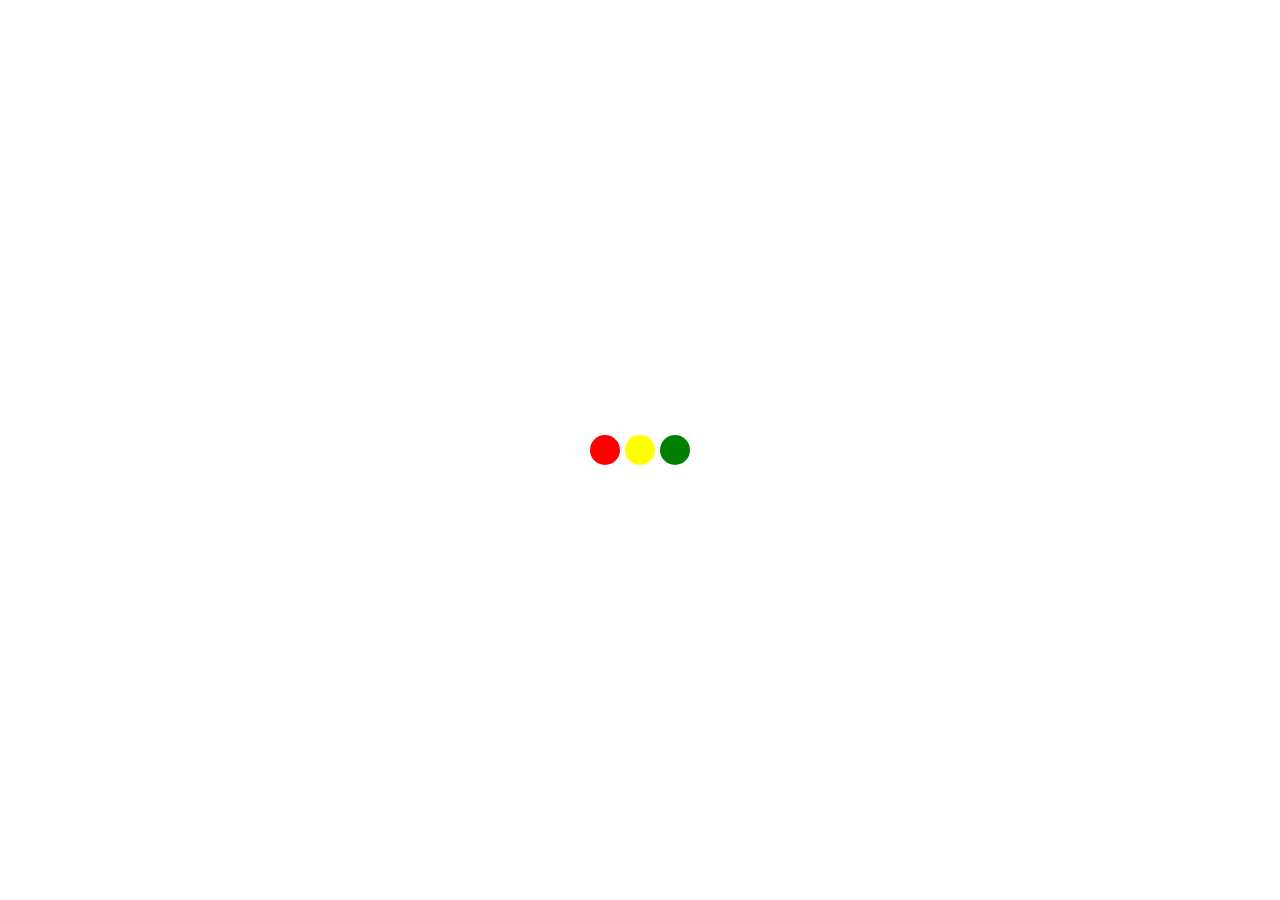
<file: start/index.html>
<!DOCTYPE html>
<html lang="en">
  <head>
    <meta charset="UTF-8" />
    <meta name="viewport" content="width=device-width, initial-scale=1.0" />
    <title>Get Started</title>
    <link
      rel="shortcut icon"
      type="x-icon"
      sizes="16x16 32x32 64x64"
      href="/assets/images/favicon.webp"
    />
    <link rel="stylesheet" href="/start/styles.css" />
    <link href="/online/fonts.css" rel="stylesheet" />
    <link rel="stylesheet" href="/online/fa.css" />
  </head>
  <body>
    <div class="loading_screen" id="loading">
      <div class="loading">
        <div class="red_sign"></div>
        <div class="yellow_sign"></div>
        <div class="green_sign"></div>
      </div>
    </div>

    <div id="toast-container"></div>

    <form>
      <div id="userSelector">
        <select id="user_type" name="type">
          <option value="normal" selected>Normal User</option>
          <option value="admin">Admin</option>
        </select>
      </div>
      <div id="user_fields">
        <div class="input-group">
          <input
            type="text"
            id="normalUserName"
            pattern="[A-Za-z]{5,}"
            title="5 letters at least"
            required
            placeholder=" "
          />
          <label for="normalUserName"><i class="fas fa-user"></i> Name</label>
        </div>
      </div>
      <div id="admin_fields" style="display: none">
        <div class="input-group">
          <input
            type="text"
            id="adminUserName"
            pattern=".{5,}"
            title="5 letters at least"
            placeholder=" "
          />
          <label for="adminUserName"
            ><i class="fas fa-user"></i> UserName</label
          >
        </div>
        <div class="input-group">
          <input type="password" id="secretPass" placeholder=" " />
          <label for="secretPass"><i class="fas fa-lock"></i> Password</label>
          <button type="button" class="toggle-password" id="togglePassword">
            <i class="fas fa-eye"></i>
          </button>
          <button type="button" class="info-button" id="passwordInfo">
            <i class="fas fa-info-circle"></i>
          </button>
        </div>
        <!-- Modal للمعلومات -->
        <div id="infoModal" class="modal">
          <div class="modal-content">
            <span class="close-modal">&times;</span>
            <h2><i class="fas fa-key"></i> Password Generation Guide</h2>
            <div class="password-info">
              <p>
                Your password is automatically generated based on your username
                using the following format:
              </p>
              <div class="password-format">
                <code>[First ASCII][Length][Last ASCII][Sum]</code>
              </div>
              <div class="example">
                <h3>Example:</h3>
                <p>For username "admin":</p>
                <ul>
                  <li><strong>First ASCII:</strong> 'a' = 97</li>
                  <li><strong>Length:</strong> 5 characters</li>
                  <li><strong>Last ASCII:</strong> 'n' = 110</li>
                  <li><strong>Sum:</strong> (97+100+109+105+110) % 100 = 21</li>
                </ul>
                <p class="result">Final Password: <strong>97511021</strong></p>
              </div>
              <div class="ascii-table">
                <h3>ASCII Reference Table</h3>
                <div class="table-container">
                  <table>
                    <tr>
                      <th>Letter</th>
                      <th>ASCII</th>
                      <th>Letter</th>
                      <th>ASCII</th>
                      <th>Letter</th>
                      <th>ASCII</th>
                      <th>Letter</th>
                      <th>ASCII</th>
                    </tr>
                    <tr>
                      <td>a</td>
                      <td>97</td>
                      <td>g</td>
                      <td>103</td>
                      <td>m</td>
                      <td>109</td>
                      <td>s</td>
                      <td>115</td>
                    </tr>
                    <tr>
                      <td>b</td>
                      <td>98</td>
                      <td>h</td>
                      <td>104</td>
                      <td>n</td>
                      <td>110</td>
                      <td>t</td>
                      <td>116</td>
                    </tr>
                    <tr>
                      <td>c</td>
                      <td>99</td>
                      <td>i</td>
                      <td>105</td>
                      <td>o</td>
                      <td>111</td>
                      <td>u</td>
                      <td>117</td>
                    </tr>
                    <tr>
                      <td>d</td>
                      <td>100</td>
                      <td>j</td>
                      <td>106</td>
                      <td>p</td>
                      <td>112</td>
                      <td>v</td>
                      <td>118</td>
                    </tr>
                    <tr>
                      <td>e</td>
                      <td>101</td>
                      <td>k</td>
                      <td>107</td>
                      <td>q</td>
                      <td>113</td>
                      <td>w</td>
                      <td>119</td>
                    </tr>
                    <tr>
                      <td>f</td>
                      <td>102</td>
                      <td>l</td>
                      <td>108</td>
                      <td>r</td>
                      <td>114</td>
                      <td>x</td>
                      <td>120</td>
                    </tr>
                    <tr>
                      <td>y</td>
                      <td>121</td>
                      <td>z</td>
                      <td>122</td>
                      <td></td>
                      <td></td>
                      <td></td>
                      <td></td>
                    </tr>
                    <tr>
                      <td
                        colspan="8"
                        style="background: rgba(79, 209, 197, 0.1)"
                      >
                        <strong>Uppercase Letters</strong>
                      </td>
                    </tr>
                    <tr>
                      <td>A</td>
                      <td>65</td>
                      <td>G</td>
                      <td>71</td>
                      <td>M</td>
                      <td>77</td>
                      <td>S</td>
                      <td>83</td>
                    </tr>
                    <tr>
                      <td>B</td>
                      <td>66</td>
                      <td>H</td>
                      <td>72</td>
                      <td>N</td>
                      <td>78</td>
                      <td>T</td>
                      <td>84</td>
                    </tr>
                    <tr>
                      <td>C</td>
                      <td>67</td>
                      <td>I</td>
                      <td>73</td>
                      <td>O</td>
                      <td>79</td>
                      <td>U</td>
                      <td>85</td>
                    </tr>
                    <tr>
                      <td>D</td>
                      <td>68</td>
                      <td>J</td>
                      <td>74</td>
                      <td>P</td>
                      <td>80</td>
                      <td>V</td>
                      <td>86</td>
                    </tr>
                    <tr>
                      <td>E</td>
                      <td>69</td>
                      <td>K</td>
                      <td>75</td>
                      <td>Q</td>
                      <td>81</td>
                      <td>W</td>
                      <td>87</td>
                    </tr>
                    <tr>
                      <td>F</td>
                      <td>70</td>
                      <td>L</td>
                      <td>76</td>
                      <td>R</td>
                      <td>82</td>
                      <td>X</td>
                      <td>88</td>
                    </tr>
                    <tr>
                      <td>Y</td>
                      <td>89</td>
                      <td>Z</td>
                      <td>90</td>
                      <td></td>
                      <td></td>
                      <td></td>
                      <td></td>
                    </tr>
                  </table>
                </div>
              </div>
            </div>
          </div>
        </div>
        <div class="remember-forgot">
          <div class="remember-me">
            <input type="checkbox" id="remember" />
            <label for="remember">Remember me</label>
          </div>
        </div>
      </div>
      <input type="submit" value="Enter" id="enterBtn" />
    </form>
    <script src="/start/script.js"></script>
  </body>
</html>
</file>
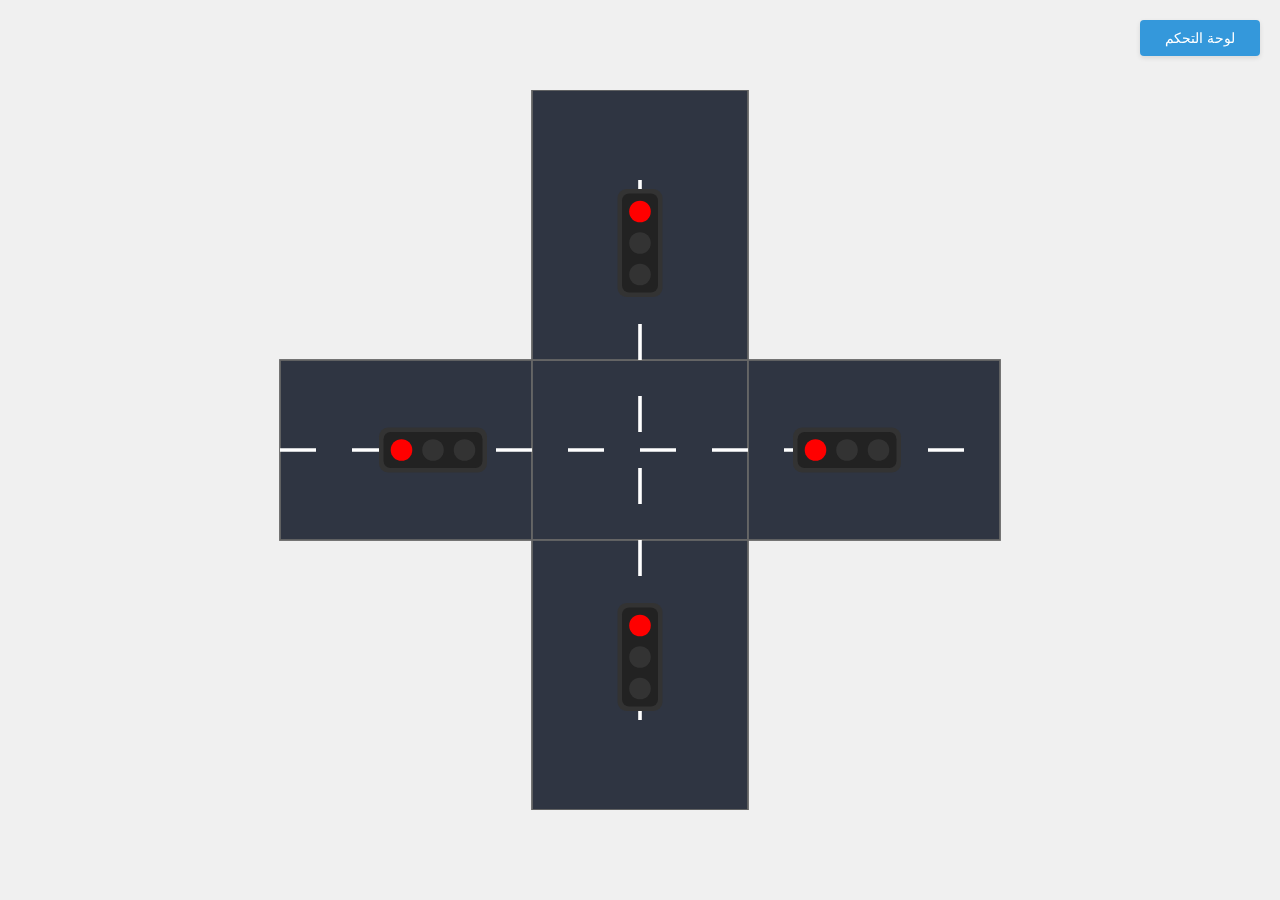
<file: svg_vs_proj/index.html>
<!DOCTYPE html>
<html lang="ar" dir="rtl">
<head>
    <meta charset="UTF-8">
    <meta name="viewport" content="width=device-width, initial-scale=1.0">
    <title>تقاطع طرق تفاعلي</title>
    <link rel="stylesheet" href="styles.css">
    <style>
        /* أنماط عامة */
        body {
            font-family: 'Segoe UI', Tahoma, Geneva, Verdana, sans-serif;
            direction: rtl;
            margin: 0;
            padding: 0;
            min-height: 100vh;
        }

        /* أنماط الحاوية */
        .container {
            width: 100%;
            height: 100vh;
            display: flex;
            justify-content: center;
            align-items: center;
            background-color: #f0f0f0;
            position: relative;
            overflow: hidden;
        }

        .svg-container {
            width: 100%;
            height: 100%;
            max-width: 1200px;
            max-height: 800px;
            display: flex;
            justify-content: center;
            align-items: center;
        }

        svg {
            width: 100%;
            height: 100%;
            max-height: 80vh;
        }

        /* أنماط لوحة التحكم */
        .control-panel {
            position: fixed;
            top: -100%;
            left: 0;
            right: 0;
            background: white;
            padding: 20px;
            box-shadow: 0 2px 10px rgba(0,0,0,0.1);
            transition: top 0.3s ease-in-out;
            z-index: 1000;
            max-height: 80vh;
            overflow-y: auto;
        }

        .control-panel.open {
            top: 0;
        }

        .panel-header {
            display: flex;
            justify-content: flex-end;
            margin-bottom: 20px;
        }

        .controls-grid {
            display: grid;
            grid-template-columns: repeat(auto-fit, minmax(250px, 1fr));
            gap: 20px;
            margin-bottom: 20px;
        }

        .control-section {
            background: #f8f9fa;
            padding: 15px;
            border-radius: 8px;
        }

        .control-section h3 {
            margin-top: 0;
            margin-bottom: 15px;
            color: #2c3e50;
        }

        .control-group {
            display: flex;
            flex-direction: column;
            gap: 10px;
        }

        .control-row {
            display: flex;
            gap: 10px;
            flex-wrap: wrap;
        }

        .control-btn {
            padding: 8px 16px;
            border: none;
            border-radius: 4px;
            background: #3498db;
            color: white;
            cursor: pointer;
            transition: background 0.3s;
        }

        .control-btn:hover {
            background: #2980b9;
        }

        .control-btn.success {
            background: #2ecc71;
        }

        .control-btn.success:hover {
            background: #27ae60;
        }

        .control-btn.warning {
            background: #e74c3c;
        }

        .control-btn.warning:hover {
            background: #c0392b;
        }

        .control-btn.active {
            background: #27ae60;
        }

        .slider-control {
            display: flex;
            flex-direction: column;
            gap: 5px;
        }

        .slider-control label {
            font-size: 14px;
            color: #2c3e50;
        }

        .slider-control input {
            width: 100%;
        }

        /* زر التبديل */
        .toggle-panel {
            position: fixed;
            top: 20px;
            right: 20px;
            padding: 10px 20px;
            background: #3498db;
            color: white;
            border: none;
            border-radius: 4px;
            cursor: pointer;
            z-index: 1000;
            transition: all 0.3s;
        }

        .toggle-panel:hover {
            background: #2980b9;
        }

        .toggle-panel.hidden {
            display: none;
        }

        /* تحسينات للأجهزة المحمولة */
        @media (max-width: 768px) {
            .container {
                align-items: flex-start;
            }

            .svg-container {
                height: auto;
                margin-top: -100px;
                transform: scale(1.2);
            }

            svg {
                max-height: none;
                height: auto;
            }

            .control-panel {
                max-height: 70vh;
            }

            .controls-grid {
                grid-template-columns: 1fr;
            }

            .control-btn {
                padding: 6px 12px;
                font-size: 14px;
            }
        }

        @media (max-width: 480px) {
            .container {
                padding-top: 0;
            }
            
            .svg-container {
                transform: scale(1.3);
            }
        }
    </style>
</head>
<body style="margin: 0; padding: 0; overflow: hidden;">
    <button class="toggle-panel" onclick="togglePanel()">لوحة التحكم</button>
    
    <div class="control-panel">
        <div class="panel-header">
            <button class="control-btn" onclick="togglePanel()">إغلاق</button>
        </div>
        
        <div class="controls-grid">
            <div class="control-section">
                <h3>التحكم في إشارات المرور</h3>
                <div class="control-group">
                    <div class="control-row">
                        <button class="control-btn" onclick="cycleTrafficLight('north')">الإشارة الشمالية</button>
                        <button class="control-btn" onclick="cycleTrafficLight('south')">الإشارة الجنوبية</button>
                    </div>
                    <div class="control-row">
                        <button class="control-btn" onclick="cycleTrafficLight('east')">الإشارة الشرقية</button>
                        <button class="control-btn" onclick="cycleTrafficLight('west')">الإشارة الغربية</button>
                    </div>
                    <div class="control-row">
                        <button class="control-btn warning" onclick="toggleAutomatic()">تشغيل/إيقاف الوضع التلقائي</button>
                    </div>
                </div>
            </div>

            <div class="control-section">
                <h3>إعدادات متقدمة</h3>
                <div class="control-group">
                    <div class="slider-control">
                        <label>سرعة تغيير الإشارات</label>
                        <input type="range" min="1" max="10" value="5" onchange="updateSpeed(this.value)">
                    </div>
                    <div class="control-row">
                        <button class="control-btn success" onclick="saveSettings()">حفظ الإعدادات</button>
                        <button class="control-btn warning" onclick="resetSettings()">إعادة تعيين</button>
                    </div>
                </div>
            </div>
        </div>
    </div>

    <div class="container">
        <div class="svg-container">
            <svg width="100%" height="100%" viewBox="0 0 1200 800" preserveAspectRatio="xMidYMid meet">
                <defs>
                    <!-- سيارة متجهة للشمال/الجنوب -->
                    <symbol id="car-vertical">
                        <rect x="0" y="0" width="40" height="60" fill="currentColor"/>
                        <rect x="5" y="5" width="30" height="15" fill="#333"/>
                        <rect x="5" y="40" width="30" height="15" fill="#333"/>
                        <rect x="2" y="20" width="36" height="20" fill="#666"/>
                        <circle cx="10" cy="50" r="3" fill="#111"/>
                        <circle cx="30" cy="50" r="3" fill="#111"/>
                        <circle cx="10" cy="10" r="3" fill="#111"/>
                        <circle cx="30" cy="10" r="3" fill="#111"/>
                    </symbol>
                    <!-- سيارة متجهة للشرق/الغرب -->
                    <symbol id="car-horizontal">
                        <rect x="0" y="0" width="60" height="40" fill="currentColor"/>
                        <rect x="5" y="5" width="15" height="30" fill="#333"/>
                        <rect x="40" y="5" width="15" height="30" fill="#333"/>
                        <rect x="20" y="2" width="20" height="36" fill="#666"/>
                        <circle cx="10" cy="10" r="3" fill="#111"/>
                        <circle cx="10" cy="30" r="3" fill="#111"/>
                        <circle cx="50" cy="10" r="3" fill="#111"/>
                        <circle cx="50" cy="30" r="3" fill="#111"/>
                    </symbol>
                </defs>
                <!-- الطريق الأفقي -->
                <g id="horizontal-road">
                    <!-- القسم الأيسر -->
                    <rect id="horizontal-road-left" 
                          x="200" y="300" 
                          width="280" height="200" 
                          fill="#666"
                          stroke="#666" 
                          stroke-width="2" />
                    
                    <!-- منطقة التقاطع -->
                    <rect id="intersection" 
                          x="480" y="300" 
                          width="240" height="200" 
                          fill="#666"
                          stroke="#666"
                          stroke-width="2" />
                    
                    <!-- القسم الأيمن -->
                    <rect id="horizontal-road-right" 
                          x="720" y="300" 
                          width="280" height="200" 
                          fill="#666"
                          stroke="#666" 
                          stroke-width="2" />
                </g>

                <!-- الطريق الرأسي -->
                <g id="vertical-road">
                    <!-- القسم العلوي -->
                    <rect id="vertical-road-top" 
                          x="480" y="0" 
                          width="240" height="300" 
                          fill="#666"
                          stroke="#666" 
                          stroke-width="2" />
                    
                    <!-- القسم السفلي -->
                    <rect id="vertical-road-bottom" 
                          x="480" y="500" 
                          width="240" height="300" 
                          fill="#666"
                          stroke="#666" 
                          stroke-width="2" />
                </g>

                <!-- خطوط الطريق -->
                <line x1="200" y1="400" x2="1000" y2="400" stroke="white" stroke-width="4" stroke-dasharray="40,40"/>
                <line x1="600" y1="100" x2="600" y2="700" stroke="white" stroke-width="4" stroke-dasharray="40,40"/>

                <!-- إشارات المرور -->
                <g id="traffic-lights">
                    <!-- إشارة المرور الشمالية -->
                    <g id="north-light" transform="translate(600, 120)">
                        <rect x="-25" y="-10" width="50" height="120" fill="#333" rx="10"/>
                        <rect x="-20" y="-5" width="40" height="110" fill="#222" rx="8"/>
                        <circle id="north-red" cx="0" cy="15" r="12" fill="red"/>
                        <circle id="north-yellow" cx="0" cy="50" r="12" fill="#333"/>
                        <circle id="north-green" cx="0" cy="85" r="12" fill="#333"/>
                    </g>

                    <!-- إشارة المرور الجنوبية -->
                    <g id="south-light" transform="translate(600, 580)">
                        <rect x="-25" y="-10" width="50" height="120" fill="#333" rx="10"/>
                        <rect x="-20" y="-5" width="40" height="110" fill="#222" rx="8"/>
                        <circle id="south-red" cx="0" cy="15" r="12" fill="red"/>
                        <circle id="south-yellow" cx="0" cy="50" r="12" fill="#333"/>
                        <circle id="south-green" cx="0" cy="85" r="12" fill="#333"/>
                    </g>

                    <!-- إشارة المرور الشرقية -->
                    <g id="east-light" transform="translate(780, 400)">
                        <rect x="-10" y="-25" width="120" height="50" fill="#333" rx="10"/>
                        <rect x="-5" y="-20" width="110" height="40" fill="#222" rx="8"/>
                        <circle id="east-red" cx="15" cy="0" r="12" fill="red"/>
                        <circle id="east-yellow" cx="50" cy="0" r="12" fill="#333"/>
                        <circle id="east-green" cx="85" cy="0" r="12" fill="#333"/>
                    </g>

                    <!-- إشارة المرور الغربية -->
                    <g id="west-light" transform="translate(420, 400)">
                        <rect x="-110" y="-25" width="120" height="50" fill="#333" rx="10"/>
                        <rect x="-105" y="-20" width="110" height="40" fill="#222" rx="8"/>
                        <circle id="west-red" cx="-85" cy="0" r="12" fill="red"/>
                        <circle id="west-yellow" cx="-50" cy="0" r="12" fill="#333"/>
                        <circle id="west-green" cx="-15" cy="0" r="12" fill="#333"/>
                    </g>
                </g>
            </svg>
        </div>
    </div>

    <script>
        let isAutomatic = false;
        let automaticInterval;
        let cycleSpeed = 5000;

        function toggleAutomatic() {
            isAutomatic = !isAutomatic;
            const button = event.target;
            
            if (isAutomatic) {
                button.classList.add('active');
                startAutomatic();
            } else {
                button.classList.remove('active');
                stopAutomatic();
            }
        }

        function startAutomatic() {
            automaticInterval = setInterval(() => {
                cycleTrafficLight('north');
                cycleTrafficLight('south');
                setTimeout(() => {
                    cycleTrafficLight('east');
                    cycleTrafficLight('west');
                }, cycleSpeed / 2);
            }, cycleSpeed);
        }

        function stopAutomatic() {
            clearInterval(automaticInterval);
        }

        function updateSpeed(value) {
            cycleSpeed = (11 - value) * 1000;
            if (isAutomatic) {
                stopAutomatic();
                startAutomatic();
            }
        }

        function cycleTrafficLight(direction) {
            const lights = document.querySelectorAll(`#traffic-light-${direction} .light`);
            const activeLight = document.querySelector(`#traffic-light-${direction} .light.active`);
            
            activeLight.classList.remove('active');
            
            if (activeLight.classList.contains('red')) {
                lights[1].classList.add('active'); // yellow
            } else if (activeLight.classList.contains('yellow')) {
                lights[2].classList.add('active'); // green
            } else {
                lights[0].classList.add('active'); // red
            }
        }

        function saveSettings() {
            const settings = {
                cycleSpeed,
                isAutomatic
            };
            
            localStorage.setItem('trafficSettings', JSON.stringify(settings));
            alert('تم حفظ الإعدادات بنجاح');
        }

        function resetSettings() {
            cycleSpeed = 5000;
            document.querySelector('input[type="range"]').value = 5;
            
            if (isAutomatic) {
                toggleAutomatic();
            }
            
            localStorage.removeItem('trafficSettings');
            alert('تم إعادة تعيين الإعدادات');
        }

        function togglePanel() {
            const panel = document.querySelector('.control-panel');
            const toggleButton = document.querySelector('.toggle-panel');
            
            panel.classList.toggle('open');
            toggleButton.classList.toggle('hidden');
        }

        // تحميل الإعدادات عند بدء التشغيل
        window.addEventListener('load', () => {
            const savedSettings = localStorage.getItem('trafficSettings');
            if (savedSettings) {
                const settings = JSON.parse(savedSettings);
                cycleSpeed = settings.cycleSpeed;
                document.querySelector('input[type="range"]').value = 11 - (cycleSpeed / 1000);
                
                if (settings.isAutomatic) {
                    toggleAutomatic();
                }
            }
        });
    </script>
</body>
</html>
</file>
<file: LandingPageStyle.css>
* {
  margin: 0;
  padding: 0;
  box-sizing: border-box;
}

html {
  scrollbar-width: thin;
  scrollbar-color: rgb(34, 126, 162) rgb(161, 212, 196);
}

body {
  position: relative;
  overflow: hidden;
}

.loading_screen {
  position: fixed;
  top: 0;
  left: 0;
  width: 100vw;
  height: 100vh;
  background-color: #fff;
  z-index: 100000;
  display: flex;
  justify-content: center;
  align-items: center;
  transition: opacity 0.3s ease;
  -webkit-transition: opacity 0.3s ease;
  -moz-transition: opacity 0.3s ease;
  -ms-transition: opacity 0.3s ease;
  -o-transition: opacity 0.3s ease;
  overflow: hidden;
  opacity: 1;
}

.loading_screen .loading {
  display: flex;
  justify-content: center;
  align-items: center;
  flex-direction: row;
  gap: 5px;
  border-radius: 10px;
  -webkit-border-radius: 10px;
  -moz-border-radius: 10px;
  -ms-border-radius: 10px;
  -o-border-radius: 10px;
  padding: 10px;
  width: fit-content;
  height: fit-content;
}

.loading_screen .loading .red_sign {
  width: 30px;
  height: 30px;
  background-color: red;
  border-radius: 50%;
  -webkit-border-radius: 50%;
  -moz-border-radius: 50%;
  -ms-border-radius: 50%;
  -o-border-radius: 50%;
  animation: loading_opacity 1.5s infinite;
  -webkit-animation: loading_opacity 1.5s infinite;
  -moz-animation: loading_opacity 1.5s infinite;
  -ms-animation: loading_opacity 1.5s infinite;
  -o-animation: loading_opacity 1.5s infinite;
  animation-delay: 0s;
  transition: all 0.2s ease-in-out;
  -webkit-transition: all 0.2s ease-in-out;
  -moz-transition: all 0.2s ease-in-out;
  -ms-transition: all 0.2s ease-in-out;
  -o-transition: all 0.2s ease-in-out;
}

.loading_screen .loading .yellow_sign {
  width: 30px;
  height: 30px;
  background-color: yellow;
  border-radius: 50%;
  -webkit-border-radius: 50%;
  -moz-border-radius: 50%;
  -ms-border-radius: 50%;
  -o-border-radius: 50%;
  animation: loading_opacity 1.5s infinite;
  -webkit-animation: loading_opacity 1.5s infinite;
  -moz-animation: loading_opacity 1.5s infinite;
  -ms-animation: loading_opacity 1.5s infinite;
  -o-animation: loading_opacity 1.5s infinite;
  animation-delay: 0.5s;
  transition: all 0.2s ease-in-out;
  -webkit-transition: all 0.2s ease-in-out;
  -moz-transition: all 0.2s ease-in-out;
  -ms-transition: all 0.2s ease-in-out;
  -o-transition: all 0.2s ease-in-out;
}

.loading_screen .loading .green_sign {
  width: 30px;
  height: 30px;
  background-color: green;
  border-radius: 50%;
  -webkit-border-radius: 50%;
  -moz-border-radius: 50%;
  -ms-border-radius: 50%;
  -o-border-radius: 50%;
  animation: loading_opacity 1.5s infinite;
  -webkit-animation: loading_opacity 1.5s infinite;
  -moz-animation: loading_opacity 1.5s infinite;
  -ms-animation: loading_opacity 1.5s infinite;
  -o-animation: loading_opacity 1.5s infinite;
  animation-delay: 1s;
  transition: all 0.2s ease-in-out;
  -webkit-transition: all 0.2s ease-in-out;
  -moz-transition: all 0.2s ease-in-out;
  -ms-transition: all 0.2s ease-in-out;
  -o-transition: all 0.2s ease-in-out;
}

@keyframes loading_opacity {
  0% {
    opacity: 1;
    transform: translateY(0);
    -webkit-transform: translateY(0);
    -moz-transform: translateY(0);
    -ms-transform: translateY(0);
    -o-transform: translateY(0);
  }
  50% {
    opacity: 0.5;
    transform: translateY(-5px);
    -webkit-transform: translateY(-5px);
    -moz-transform: translateY(-5px);
    -ms-transform: translateY(-5px);
    -o-transform: translateY(-5px);
  }
  100% {
    opacity: 1;
    transform: translateY(0);
    -webkit-transform: translateY(0);
    -moz-transform: translateY(0);
    -ms-transform: translateY(0);
    -o-transform: translateY(0);
  }
}

#logo img {
  width: 200px;
  height: 200px;
  margin-top: 8px;
  pointer-events: none;
  user-select: none;
}

.header {
  display: flex;
  justify-content: space-around;
  align-items: center;
  background-color: rgb(136, 204, 210);
  height: 80px;
  border-bottom-left-radius: 30px;
  border-bottom-right-radius: 30px;
}

#navbar {
  display: flex;
  justify-content: center;
  align-items: center;
  list-style-type: none;
  height: 100%;
}

#navbar li {
  display: flex;
  align-items: center;
  justify-content: center;
}

#navbar li,
#mobile_navbar li {
  height: 100%;
  font-family: "Segoe UI", Tahoma, Geneva, Verdana, sans-serif;
  font-weight: 700;
}

#mobile_navbar li a {
  text-decoration: none;
  color: #fff;
  height: 100%;
  display: flex;
  justify-content: center;
  align-items: center;
  gap: 5px;
  cursor: pointer;
  transition: color 0.5s, background-color 0.4s;
}

#navbar li a {
  text-decoration: none;
  color: #fff;
  margin-left: 20px;
  margin-right: 20px;
  height: fit-content;
  display: flex;
  justify-content: center;
  align-items: center;
  gap: 5px;
  cursor: pointer;
  transition: color 0.5s, background-color 0.4s;
}

#navbar li:nth-child(2) a,
#navbar li:nth-child(3) a {
  position: relative;
  padding: 5px 10px 10px 5px;
}

#navbar svg {
  width: 23px;
  height: 23px;
  fill: rgb(20, 102, 89);
}

#navbar li:nth-child(1) a {
  background-color: rgb(10, 132, 181);
  box-shadow: 0 0 15px rgb(0, 183, 255);
  border-radius: 10px;
  -webkit-border-radius: 10px;
  -moz-border-radius: 10px;
  -ms-border-radius: 10px;
  -o-border-radius: 10px;
  padding: 7.5px 10px 10px 5px;
}

#navbar li:nth-child(1) a svg {
  fill: antiquewhite;
}

#navbar li:nth-child(2) a::after {
  content: "";
  width: 30px;
  height: 3px;
  background-color: rgb(18, 108, 130);
  border-radius: 30px;
  position: absolute;
  left: 8px;
  bottom: 0;
  transition: all 0.2s ease-in-out;
  -webkit-border-radius: 30px;
  -moz-border-radius: 30px;
  -ms-border-radius: 30px;
  -o-border-radius: 30px;
  -webkit-transition: all 0.2s ease-in-out;
  -moz-transition: all 0.2s ease-in-out;
  -ms-transition: all 0.2s ease-in-out;
  -o-transition: all 0.2s ease-in-out;
}

#navbar li:nth-child(2) a:hover::after {
  width: calc(100% - 18px);
  transition: 0.2s ease-in-out;
  -webkit-transition: 0.2s ease-in-out;
  -moz-transition: 0.2s ease-in-out;
  -ms-transition: 0.2s ease-in-out;
  -o-transition: 0.2s ease-in-out;
}

#navbar li:nth-child(3) a::after {
  content: "";
  width: 30px;
  height: 3px;
  background-color: rgb(18, 108, 130);
  border-radius: 30px;
  position: absolute;
  left: 5px;
  bottom: 0;
  transition: all 0.2s ease-in-out;
  -webkit-border-radius: 30px;
  -moz-border-radius: 30px;
  -ms-border-radius: 30px;
  -o-border-radius: 30px;
  -webkit-transition: all 0.2s ease-in-out;
  -moz-transition: all 0.2s ease-in-out;
  -ms-transition: all 0.2s ease-in-out;
  -o-transition: all 0.2s ease-in-out;
}

#navbar li:nth-child(3) a svg {
  margin-right: 5px;
}

#navbar li:nth-child(3) a:hover::after {
  width: calc(100% - 15px);
  transition: 0.2s ease-in-out;
  -webkit-transition: 0.2s ease-in-out;
  -moz-transition: 0.2s ease-in-out;
  -ms-transition: 0.2s ease-in-out;
  -o-transition: 0.2s ease-in-out;
}

#hamburger-icon {
  margin-right: 5vw;
  display: none;
  user-select: none;
}

#mobile_navbar_wrapper {
  display: none;
}

@media (max-width: 950px) {
  #navbar li a {
    margin: 0 10px;
  }

  .header {
    justify-content: space-between;
  }
}

@media (max-width: 650px) {
  #hamburger-icon {
    display: block;
    cursor: pointer;
  }

  #navbar {
    display: none;
  }

  .header {
    border-radius: 0;
    -webkit-border-radius: 0;
    -moz-border-radius: 0;
    -ms-border-radius: 0;
    -o-border-radius: 0;
  }

  #mobile_navbar {
    height: 0px;
    transition: height 0.4s;
    background-color: rgb(136, 204, 210);
    display: flex;
    list-style-type: none;
    flex-direction: column;
    align-items: center;
  }

  #mobile_navbar li {
    width: 100%;
  }

  #mobile_navbar li a {
    padding: 10px;
  }

  #mobile_navbar li svg {
    fill: rgb(7, 94, 94);
  }

  #mobile_navbar li:nth-child(3) a svg {
    padding-right: 5px;
  }

  #mobile_navbar li a:hover {
    background-color: rgb(178, 232, 232);
  }

  #mobile_navbar_wrapper {
    overflow: hidden;
    display: block;
  }
}

#home {
  width: 100%;
  height: 100%;
  display: flex;
  justify-content: space-around;
  margin-bottom: 100px;
}

#home .title_image img {
  width: 800px;
  height: 600px;
  margin-top: 80px;
  border-radius: 15px;
  -webkit-border-radius: 15px;
  -moz-border-radius: 15px;
  -ms-border-radius: 15px;
  -o-border-radius: 15px;
}

#home .title h1 {
  font-family: "Donegal One", serif;
  font-weight: 900;
  font-style: normal;
  font-size: 40px;
  text-transform: uppercase;
  margin-top: 100px;
}

#home .title p {
  font-family: "Segoe UI", Tahoma, Geneva, Verdana, sans-serif;
  font-size: 15px;
  margin-top: 20px;
  font-weight: 600;
}

#home .title button {
  font-family: "Zain", serif;
  font-weight: 700;
  font-style: normal;
  font-size: 25px;
  border: none;
  background-color: rgb(10, 132, 181);
  color: white;
  box-shadow: 0 0 15px rgb(0, 183, 255);
  height: 50px;
  border-radius: 5px;
  -webkit-border-radius: 5px;
  -moz-border-radius: 5px;
  -ms-border-radius: 5px;
  -o-border-radius: 5px;
  margin-top: 200px;
  padding-left: 10px;
  display: inline-flex;
  align-items: center;
  cursor: pointer;
}

#home .title button:hover {
  background-color: rgb(18, 108, 130);
  transition: 0.2s ease-in-out;
  -webkit-transition: 0.2s ease-in-out;
  -moz-transition: 0.2s ease-in-out;
  -ms-transition: 0.2s ease-in-out;
  -o-transition: 0.2s ease-in-out;
}

#home .title button i {
  padding-left: 10px;
  padding-right: 10px;
}

@media (max-width: 950px) {
  #home {
    flex-direction: column-reverse;
    justify-content: center;
    margin-top: -75px;
  }

  #home .title_image img {
    width: 100%;
    height: auto;
    padding-left: 20px;
    padding-right: 20px;
    margin-top: 100px;
    border-radius: 3rem;
    -webkit-border-radius: 3rem;
    -moz-border-radius: 3rem;
    -ms-border-radius: 3rem;
    -o-border-radius: 3rem;
  }

  #home .title {
    margin-left: 20px;
  }

  #home .title h1 {
    margin-top: 20px;
  }

  #home .title button {
    margin-top: 20px;
  }
}

@media (max-width: 650px) {
  #home .title_image {
    display: none;
  }

  #home .title {
    margin-top: 100px;
  }
}

@media (min-width: 950px) and (max-width: 1320px) {
  #home .title {
    margin-left: 20px;
  }
}

#back_to_top {
  position: fixed;
  right: -50px;
  bottom: 50px;
  border: none;
  font-size: 25px;
  background-color: rgb(10, 132, 181);
  color: white;
  box-shadow: 0 0 15px rgb(0, 183, 255);
  border-radius: 50%;
  -webkit-border-radius: 50%;
  -moz-border-radius: 50%;
  -ms-border-radius: 50%;
  -o-border-radius: 50%;
  padding: 10px;
  cursor: pointer;
  z-index: 10000;
  transition: 0.2s ease;
  -webkit-transition: 0.2s ease;
  -moz-transition: 0.2s ease;
  -ms-transition: 0.2s ease;
  -o-transition: 0.2s ease;
  animation: top_down 1s ease-in-out infinite;
  -webkit-animation: top_down 1s ease-in-out infinite;
}

#back_to_top.show {
  right: 50px;
}

#back_to_top:hover {
  background-color: rgb(18, 108, 130);
  transition: 0.2s ease-in-out;
  -webkit-transition: 0.2s ease-in-out;
  -moz-transition: 0.2s ease-in-out;
  -ms-transition: 0.2s ease-in-out;
  -o-transition: 0.2s ease-in-out;
}

@keyframes top_down {
  0% {
    transform: translateY(5px);
    -webkit-transform: translateY(5px);
    -moz-transform: translateY(5px);
    -ms-transform: translateY(5px);
    -o-transform: translateY(5px);
  }
  50% {
    transform: translateY(0);
    -webkit-transform: translateY(0);
    -moz-transform: translateY(0);
    -ms-transform: translateY(0);
    -o-transform: translateY(0);
  }
  100% {
    transform: translateY(5px);
    -webkit-transform: translateY(5px);
    -moz-transform: translateY(5px);
    -ms-transform: translateY(5px);
    -o-transform: translateY(5px);
  }
}

#about h1 {
  text-align: center;
  font-size: 30px;
  font-weight: 800;
  font-family: "Segoe UI", Tahoma, Geneva, Verdana, sans-serif;
  width: fit-content;
  height: fit-content;
  margin: 0 auto;
  position: relative;
}

#about h1::after {
  content: "";
  width: 30px;
  height: 3px;
  background-color: rgb(10, 132, 181);
  position: absolute;
  bottom: 0;
  left: 0;
  border-radius: 30px;
  -webkit-border-radius: 30px;
  -moz-border-radius: 30px;
  -ms-border-radius: 30px;
  -o-border-radius: 30px;
}

#about {
  display: flex;
  flex-direction: column;
  justify-content: center;
  align-items: center;
  font-family: "Segoe UI", Tahoma, Geneva, Verdana, sans-serif;
  margin-bottom: 100px;
}

#about::after {
  margin: 40px 0 40px;
}

#about h1 {
  margin: 15px 0;
}

.about_head {
  max-width: 70%;
  text-align: center;
  font-size: 1.2rem;
  margin: 15px 0 20px;
  line-height: 1.5;
}

.about_card {
  display: flex;
  align-items: center;
  max-width: 70%;
  max-height: 250px;
  border-radius: 10px;
  margin: 15px 0;
  overflow: hidden;
  min-height: 200px;
  transition: transform 0.3s;
  gap: 2%;
}

#card_one {
  background-color: rgb(104, 209, 207);
  padding-right: 10px;
}

#card_two {
  background-color: rgb(100, 176, 183);
  padding-left: 10px;
}

#card_three {
  background-color: rgb(90, 148, 177);
  padding-right: 20px;
}

#card_three img {
  transform: scale(0.75);
}

.about_card:hover {
  transform: scale(1.05);
}

.about_card p {
  width: 65%;
  line-height: 1.5;
  font-size: 1.1rem;
}

.about_card p:nth-child(1) {
  padding-left: 10px;
}

.about_card img {
  width: 33%;
  height: 100%;
  object-fit: cover;
}

.about_card img:nth-child(1) {
  padding-left: 10px;
}

.about_card img:nth-child(2) {
  padding-right: 10px;
}

@media (min-width: 1200px) {
  #card_one img {
    scale: 0.65;
    margin-top: 20px;
  }
  .about_card img:nth-child(2) {
    scale: 0.8;
  }
}

@media (max-width: 950px) {
  .about_card p {
    font-size: 1.05rem;
  }
}

@media (max-width: 650px) {
  .about_head {
    max-width: 95%;
    font-size: 1.08rem;
  }

  .about_card {
    flex-direction: column;
    justify-content: center;
    max-height: fit-content;
    max-width: 85%;
  }

  #card_one,
  #card_two,
  #card_three,
  .about_card img:nth-child(1),
  .about_card img:nth-child(2),
  .about_card p:nth-child(1) {
    padding: 0;
  }

  .about_card:nth-child(even) {
    flex-direction: column-reverse;
    padding: 0;
  }
  #card_three img {
    transform: scale(1);
  }
  .about_card p {
    width: 95%;
    text-align: center;
    margin: 15px 0;
    font-size: 1.05rem;
    padding: 0;
  }

  .about_card img {
    width: 100%;
    height: 150px;
    object-fit: contain;
    padding: 0;
  }

  .about_card img:nth-child(1),
  .about_card img:nth-child(2) {
    margin-top: 10px;
  }

  #members h1::after {
    left: 8px;
  }
}

#members h1 {
  text-align: center;
  font-size: 30px;
  font-weight: 800;
  font-family: "Segoe UI", Tahoma, Geneva, Verdana, sans-serif;
  width: fit-content;
  height: fit-content;
  margin: 0 auto;
  position: relative;
  margin-bottom: 100px;
}

#members h1::after {
  content: "";
  width: 30px;
  height: 3px;
  background-color: rgb(10, 132, 181);
  position: absolute;
  bottom: 0;
  left: 0;
  border-radius: 30px;
  -webkit-border-radius: 30px;
  -moz-border-radius: 30px;
  -ms-border-radius: 30px;
  -o-border-radius: 30px;
}

#cards_wrapper {
  max-width: 1100px;
  width: 100%;
  margin: 0 auto;
}

.members_Slider {
  display: grid;
  grid-auto-flow: column;
  grid-auto-columns: calc((100% / 3) - 15px);
  gap: 20px;
  overflow-x: auto;
  scroll-snap-type: x mandatory;
  scroll-behavior: smooth;
  scrollbar-width: none;
}

.members_Slider.dragging {
  scroll-snap-type: none;
  scroll-behavior: auto;
}

.members_Slider.dragging .card {
  cursor: grab;
  user-select: none;
}

.card {
  scroll-snap-align: start;
}

@media (max-width: 1100px) {
  .members_Slider {
    grid-auto-columns: calc((100% / 2) - 20px);
  }

  #cards_wrapper {
    width: 90%;
  }
}

@media (max-width: 600px) {
  .members_Slider {
    grid-auto-columns: calc(100%);
  }

  #cards_wrapper {
    width: 70%;
  }
}

.members_Slider .member1,
.member2,
.member3,
.member4,
.member5,
.member6,
.member7,
.member8 {
  height: 400px;
  background-color: rgba(215, 242, 250, 0.821);
  display: flex;
  justify-content: center;
  align-items: center;
  flex-direction: column;
  border-radius: 20px;
  text-align: center;
  font-family: "Segoe UI", Tahoma, Geneva, Verdana, sans-serif;
  margin-bottom: 20px;
  -webkit-border-radius: 20px;
  -moz-border-radius: 20px;
  -ms-border-radius: 20px;
  -o-border-radius: 20px;
  position: relative;
  z-index: 1;
  transition: transform 0.5s, box-shadow 0.5s, opacity 0.5s;
  flex: 0 0 auto;
}

.members_Slider .member1 i,
.members_Slider .member2 i,
.members_Slider .member3 i,
.members_Slider .member4 i,
.members_Slider .member5 i,
.members_Slider .member6 i,
.members_Slider .member7 i,
.members_Slider .member8 i {
  font-size: 50px;
  position: absolute;
  top: 30px;
  color: #00ffb3;
}

.members_Slider .member1 h1,
.members_Slider .member2 h1,
.members_Slider .member3 h1,
.members_Slider .member4 h1,
.members_Slider .member5 h1,
.members_Slider .member6 h1,
.members_Slider .member7 h1,
.members_Slider .member8 h1 {
  font-size: 30px;
  position: absolute;
  top: 90px;
  font-family: "Zain", serif;
  font-weight: 600;
  font-style: normal;
  color: #fff;
}

.members_Slider .member1 h2,
.members_Slider .member2 h2,
.members_Slider .member3 h2,
.members_Slider .member4 h2,
.members_Slider .member5 h2,
.members_Slider .member6 h2,
.members_Slider .member7 h2,
.members_Slider .member8 h2 {
  font-size: 20px;
  position: absolute;
  top: 170px;
  color: rgb(41, 106, 85);
}

.members_Slider .member1 p,
.members_Slider .member2 p,
.members_Slider .member3 p,
.members_Slider .member4 p,
.members_Slider .member5 p,
.members_Slider .member6 p,
.members_Slider .member7 p,
.members_Slider .member8 p {
  font-size: 15px;
  position: absolute;
  top: 200px;
  padding-left: 5px;
  padding-right: 5px;
}

.members_Slider .member1 button,
.members_Slider .member2 button,
.members_Slider .member3 button,
.members_Slider .member4 button,
.members_Slider .member5 button,
.members_Slider .member6 button,
.members_Slider .member7 button,
.members_Slider .member8 button {
  font-size: 18px;
  font-weight: 700;
  position: absolute;
  bottom: 20px;
  padding: 10px;
  border: none;
  border-radius: 10px;
  -webkit-border-radius: 10px;
  -moz-border-radius: 10px;
  -ms-border-radius: 10px;
  -o-border-radius: 10px;
  color: #fff;
  background-color: rgb(73, 174, 154);
  font-family: "Zain", serif;
  font-weight: 700;
  font-style: normal;
  font-size: 20px;
  cursor: pointer;
}

.members_Slider .member1 button:hover,
.members_Slider .member2 button:hover,
.members_Slider .member3 button:hover,
.members_Slider .member4 button:hover,
.members_Slider .member5 button:hover,
.members_Slider .member6 button:hover,
.members_Slider .member7 button:hover,
.members_Slider .member8 button:hover {
  background-color: rgb(52, 136, 120);
  transition: 0.2s ease-in-out;
  -webkit-transition: 0.2s ease-in-out;
  -moz-transition: 0.2s ease-in-out;
  -ms-transition: 0.2s ease-in-out;
  -o-transition: 0.2s ease-in-out;
}

.members_Slider .member1::after,
.members_Slider .member2::after,
.members_Slider .member3::after,
.members_Slider .member4::after,
.members_Slider .member5::after,
.members_Slider .member6::after,
.members_Slider .member7::after,
.members_Slider .member8::after {
  content: "";
  position: absolute;
  width: 100%;
  height: 150px;
  top: 0;
  left: 0;
  background-color: rgb(0, 157, 181);
  z-index: -1;
  border-bottom-left-radius: 80px;
  border-bottom-right-radius: 80px;
  border-top-right-radius: 20px;
  border-top-left-radius: 20px;
}

#nav_btns {
  display: flex;
  justify-content: center;
  align-items: center;
  gap: 40px;
  margin-top: 30px;
}

.member_btn {
  font-family: "Zain", serif;
  font-weight: 700;
  font-style: normal;
  font-size: 25px;
  display: flex;
  justify-content: center;
  align-items: center;
  border: none;
  background-color: rgb(73, 174, 154);
  color: white;
  box-shadow: 0 0 15px rgb(0, 183, 255);
  height: 40px;
  width: 40px;
  border-radius: 50%;
  cursor: pointer;
  -webkit-border-radius: 50%;
  -moz-border-radius: 50%;
  -ms-border-radius: 50%;
  -o-border-radius: 50%;
}

.member_btn:hover {
  background-color: rgb(55, 128, 114);
  transition: 0.2s ease-in-out;
}

.footer {
  width: 100%;
  height: 250px;
  margin-top: 100px;
  background-color: rgba(18, 115, 159, 0.429);
  display: flex;
  justify-content: center;
  align-items: center;
  border-top-left-radius: 30px;
  border-top-right-radius: 30px;
}

.footer .footer_content {
  display: inline-flex;
  flex-direction: row-reverse;
  align-items: center;
  text-align: center;
  gap: 200px;
}

@media (max-width: 1000px) {
  .footer .footer_content {
    flex-direction: column;
    gap: 50px;
  }

  .footer {
    height: auto;
    padding-top: 50px;
    overflow-x: hidden;
  }
}

.footer .footer_content .ratingList select {
  padding: 10px;
  border-radius: 10px;
  -webkit-border-radius: 10px;
  -moz-border-radius: 10px;
  -ms-border-radius: 10px;
  -o-border-radius: 10px;
  font-family: "Zain", serif;
  font-size: 18px;
  outline: none;
  border: none;
  cursor: pointer;
  background-image: linear-gradient(45deg, transparent 50%, #007d60 50%),
    linear-gradient(135deg, #007bff 50%, transparent 50%);
  background-position: calc(100% - 20px) calc(1em + 2px),
    calc(100% - 15px) calc(1em + 2px);
  background-size: 5px 5px, 5px 5px;
  background-repeat: no-repeat;
  appearance: none;
}

.footer .footer_content .ratingList select option {
  font-size: 16px;
  padding: 5px;
  color: #333;
  background-color: rgba(18, 115, 159, 0.429);
}

.footer .footer_content .ratingList select option {
  font-size: 16px;
}

.footer .footer_content .ratingList label button {
  font-family: "Zain", serif;
  font-size: 20px;
  padding: 10px;
  border: none;
  background-color: rgb(24, 159, 168);
  color: #fff;
  border-radius: 10px;
  -webkit-border-radius: 10px;
  -moz-border-radius: 10px;
  -ms-border-radius: 10px;
  -o-border-radius: 10px;
  transition: all 0.2s ease-in-out;
  -webkit-transition: all 0.2s ease-in-out;
  -moz-transition: all 0.2s ease-in-out;
  -ms-transition: all 0.2s ease-in-out;
  -o-transition: all 0.2s ease-in-out;
}

.footer .footer_content .ratingList label button:hover {
  background-color: rgb(0, 120, 129);
  color: #fff;
}

.footer .footer_content .copyRight i {
  padding-right: 5px;
  color: #003c39;
  font-size: 18px;
}

.footer .footer_content .copyRight {
  font-family: "Zain", serif;
  font-size: 25px;
}

.footer .footer_content .copyRight span {
  font-weight: 800;
  text-transform: uppercase;
}

.footer .footer_content .ratingAverage h1 {
  font-family: "Zain", serif;
  font-size: 50px;
  font-weight: 500;
  position: relative;
}

.footer .footer_content .ratingAverage h1::after {
  content: " / 5";
  position: absolute;
  right: -30px;
  top: 20px;
  font-size: 30px;
  font-weight: 900;
  opacity: 0.5;
}

.footer .footer_content .ratingAverage h3 {
  font-family: "Zain", serif;
  font-size: 20px;
  text-transform: uppercase;
  font-weight: 900;
  opacity: 0.5;
}
</file>
<file: docs/LandingPageStyle.css>
* {
  margin: 0;
  padding: 0;
  box-sizing: border-box;
}

html {
  scrollbar-width: thin;
  scrollbar-color: rgb(34, 126, 162) rgb(161, 212, 196);
}

body {
  position: relative;
  overflow: hidden;
}

.loading_screen {
  position: fixed;
  top: 0;
  left: 0;
  width: 100vw;
  height: 100vh;
  background-color: #fff;
  z-index: 100000;
  display: flex;
  justify-content: center;
  align-items: center;
  transition: opacity 0.3s ease;
  -webkit-transition: opacity 0.3s ease;
  -moz-transition: opacity 0.3s ease;
  -ms-transition: opacity 0.3s ease;
  -o-transition: opacity 0.3s ease;
  overflow: hidden;
  opacity: 1;
}

.loading_screen .loading {
  display: flex;
  justify-content: center;
  align-items: center;
  flex-direction: row;
  gap: 5px;
  border-radius: 10px;
  -webkit-border-radius: 10px;
  -moz-border-radius: 10px;
  -ms-border-radius: 10px;
  -o-border-radius: 10px;
  padding: 10px;
  width: fit-content;
  height: fit-content;
}

.loading_screen .loading .red_sign {
  width: 30px;
  height: 30px;
  background-color: red;
  border-radius: 50%;
  -webkit-border-radius: 50%;
  -moz-border-radius: 50%;
  -ms-border-radius: 50%;
  -o-border-radius: 50%;
  animation: loading_opacity 1.5s infinite;
  -webkit-animation: loading_opacity 1.5s infinite;
  -moz-animation: loading_opacity 1.5s infinite;
  -ms-animation: loading_opacity 1.5s infinite;
  -o-animation: loading_opacity 1.5s infinite;
  animation-delay: 0s;
  transition: all 0.2s ease-in-out;
  -webkit-transition: all 0.2s ease-in-out;
  -moz-transition: all 0.2s ease-in-out;
  -ms-transition: all 0.2s ease-in-out;
  -o-transition: all 0.2s ease-in-out;
}

.loading_screen .loading .yellow_sign {
  width: 30px;
  height: 30px;
  background-color: yellow;
  border-radius: 50%;
  -webkit-border-radius: 50%;
  -moz-border-radius: 50%;
  -ms-border-radius: 50%;
  -o-border-radius: 50%;
  animation: loading_opacity 1.5s infinite;
  -webkit-animation: loading_opacity 1.5s infinite;
  -moz-animation: loading_opacity 1.5s infinite;
  -ms-animation: loading_opacity 1.5s infinite;
  -o-animation: loading_opacity 1.5s infinite;
  animation-delay: 0.5s;
  transition: all 0.2s ease-in-out;
  -webkit-transition: all 0.2s ease-in-out;
  -moz-transition: all 0.2s ease-in-out;
  -ms-transition: all 0.2s ease-in-out;
  -o-transition: all 0.2s ease-in-out;
}

.loading_screen .loading .green_sign {
  width: 30px;
  height: 30px;
  background-color: green;
  border-radius: 50%;
  -webkit-border-radius: 50%;
  -moz-border-radius: 50%;
  -ms-border-radius: 50%;
  -o-border-radius: 50%;
  animation: loading_opacity 1.5s infinite;
  -webkit-animation: loading_opacity 1.5s infinite;
  -moz-animation: loading_opacity 1.5s infinite;
  -ms-animation: loading_opacity 1.5s infinite;
  -o-animation: loading_opacity 1.5s infinite;
  animation-delay: 1s;
  transition: all 0.2s ease-in-out;
  -webkit-transition: all 0.2s ease-in-out;
  -moz-transition: all 0.2s ease-in-out;
  -ms-transition: all 0.2s ease-in-out;
  -o-transition: all 0.2s ease-in-out;
}

@keyframes loading_opacity {
  0% {
    opacity: 1;
    transform: translateY(0);
    -webkit-transform: translateY(0);
    -moz-transform: translateY(0);
    -ms-transform: translateY(0);
    -o-transform: translateY(0);
  }
  50% {
    opacity: 0.5;
    transform: translateY(-5px);
    -webkit-transform: translateY(-5px);
    -moz-transform: translateY(-5px);
    -ms-transform: translateY(-5px);
    -o-transform: translateY(-5px);
  }
  100% {
    opacity: 1;
    transform: translateY(0);
    -webkit-transform: translateY(0);
    -moz-transform: translateY(0);
    -ms-transform: translateY(0);
    -o-transform: translateY(0);
  }
}

#logo img {
  width: 200px;
  height: 200px;
  margin-top: 8px;
  pointer-events: none;
  user-select: none;
}

.header {
  display: flex;
  justify-content: space-around;
  align-items: center;
  background-color: rgb(136, 204, 210);
  height: 80px;
  border-bottom-left-radius: 30px;
  border-bottom-right-radius: 30px;
}

#navbar {
  display: flex;
  justify-content: center;
  align-items: center;
  list-style-type: none;
  height: 100%;
}

#navbar li {
  display: flex;
  align-items: center;
  justify-content: center;
}

#navbar li,
#mobile_navbar li {
  height: 100%;
  font-family: "Segoe UI", Tahoma, Geneva, Verdana, sans-serif;
  font-weight: 700;
}

#mobile_navbar li a {
  text-decoration: none;
  color: #fff;
  height: 100%;
  display: flex;
  justify-content: center;
  align-items: center;
  gap: 5px;
  cursor: pointer;
  transition: color 0.5s, background-color 0.4s;
}

#navbar li a {
  text-decoration: none;
  color: #fff;
  margin-left: 20px;
  margin-right: 20px;
  height: fit-content;
  display: flex;
  justify-content: center;
  align-items: center;
  gap: 5px;
  cursor: pointer;
  transition: color 0.5s, background-color 0.4s;
}

#navbar li:nth-child(2) a,
#navbar li:nth-child(3) a {
  position: relative;
  padding: 5px 10px 10px 5px;
}

#navbar svg {
  width: 23px;
  height: 23px;
  fill: rgb(20, 102, 89);
}

#navbar li:nth-child(1) a {
  background-color: rgb(10, 132, 181);
  box-shadow: 0 0 15px rgb(0, 183, 255);
  border-radius: 10px;
  -webkit-border-radius: 10px;
  -moz-border-radius: 10px;
  -ms-border-radius: 10px;
  -o-border-radius: 10px;
  padding: 7.5px 10px 10px 5px;
}

#navbar li:nth-child(1) a svg {
  fill: antiquewhite;
}

#navbar li:nth-child(2) a::after {
  content: "";
  width: 30px;
  height: 3px;
  background-color: rgb(18, 108, 130);
  border-radius: 30px;
  position: absolute;
  left: 8px;
  bottom: 0;
  transition: all 0.2s ease-in-out;
  -webkit-border-radius: 30px;
  -moz-border-radius: 30px;
  -ms-border-radius: 30px;
  -o-border-radius: 30px;
  -webkit-transition: all 0.2s ease-in-out;
  -moz-transition: all 0.2s ease-in-out;
  -ms-transition: all 0.2s ease-in-out;
  -o-transition: all 0.2s ease-in-out;
}

#navbar li:nth-child(2) a:hover::after {
  width: calc(100% - 18px);
  transition: 0.2s ease-in-out;
  -webkit-transition: 0.2s ease-in-out;
  -moz-transition: 0.2s ease-in-out;
  -ms-transition: 0.2s ease-in-out;
  -o-transition: 0.2s ease-in-out;
}

#navbar li:nth-child(3) a::after {
  content: "";
  width: 30px;
  height: 3px;
  background-color: rgb(18, 108, 130);
  border-radius: 30px;
  position: absolute;
  left: 5px;
  bottom: 0;
  transition: all 0.2s ease-in-out;
  -webkit-border-radius: 30px;
  -moz-border-radius: 30px;
  -ms-border-radius: 30px;
  -o-border-radius: 30px;
  -webkit-transition: all 0.2s ease-in-out;
  -moz-transition: all 0.2s ease-in-out;
  -ms-transition: all 0.2s ease-in-out;
  -o-transition: all 0.2s ease-in-out;
}

#navbar li:nth-child(3) a svg {
  margin-right: 5px;
}

#navbar li:nth-child(3) a:hover::after {
  width: calc(100% - 15px);
  transition: 0.2s ease-in-out;
  -webkit-transition: 0.2s ease-in-out;
  -moz-transition: 0.2s ease-in-out;
  -ms-transition: 0.2s ease-in-out;
  -o-transition: 0.2s ease-in-out;
}

#hamburger-icon {
  margin-right: 5vw;
  display: none;
  user-select: none;
}

#mobile_navbar_wrapper {
  display: none;
}

@media (max-width: 950px) {
  #navbar li a {
    margin: 0 10px;
  }

  .header {
    justify-content: space-between;
  }
}

@media (max-width: 650px) {
  #hamburger-icon {
    display: block;
    cursor: pointer;
  }

  #navbar {
    display: none;
  }

  .header {
    border-radius: 0;
    -webkit-border-radius: 0;
    -moz-border-radius: 0;
    -ms-border-radius: 0;
    -o-border-radius: 0;
  }

  #mobile_navbar {
    height: 0px;
    transition: height 0.4s;
    background-color: rgb(136, 204, 210);
    display: flex;
    list-style-type: none;
    flex-direction: column;
    align-items: center;
  }

  #mobile_navbar li {
    width: 100%;
  }

  #mobile_navbar li a {
    padding: 10px;
  }

  #mobile_navbar li svg {
    fill: rgb(7, 94, 94);
  }

  #mobile_navbar li:nth-child(3) a svg {
    padding-right: 5px;
  }

  #mobile_navbar li a:hover {
    background-color: rgb(178, 232, 232);
  }

  #mobile_navbar_wrapper {
    overflow: hidden;
    display: block;
  }
}

#home {
  width: 100%;
  height: 100%;
  display: flex;
  justify-content: space-around;
  margin-bottom: 100px;
}

#home .title_image img {
  width: 800px;
  height: 600px;
  margin-top: 80px;
  border-radius: 15px;
  -webkit-border-radius: 15px;
  -moz-border-radius: 15px;
  -ms-border-radius: 15px;
  -o-border-radius: 15px;
}

#home .title h1 {
  font-family: "Donegal One", serif;
  font-weight: 900;
  font-style: normal;
  font-size: 40px;
  text-transform: uppercase;
  margin-top: 100px;
}

#home .title p {
  font-family: "Segoe UI", Tahoma, Geneva, Verdana, sans-serif;
  font-size: 15px;
  margin-top: 20px;
  font-weight: 600;
}

#home .title button {
  font-family: "Zain", serif;
  font-weight: 700;
  font-style: normal;
  font-size: 25px;
  border: none;
  background-color: rgb(10, 132, 181);
  color: white;
  box-shadow: 0 0 15px rgb(0, 183, 255);
  height: 50px;
  border-radius: 5px;
  -webkit-border-radius: 5px;
  -moz-border-radius: 5px;
  -ms-border-radius: 5px;
  -o-border-radius: 5px;
  margin-top: 200px;
  padding-left: 10px;
  display: inline-flex;
  align-items: center;
  cursor: pointer;
}

#home .title button:hover {
  background-color: rgb(18, 108, 130);
  transition: 0.2s ease-in-out;
  -webkit-transition: 0.2s ease-in-out;
  -moz-transition: 0.2s ease-in-out;
  -ms-transition: 0.2s ease-in-out;
  -o-transition: 0.2s ease-in-out;
}

#home .title button i {
  padding-left: 10px;
  padding-right: 10px;
}

@media (max-width: 950px) {
  #home {
    flex-direction: column-reverse;
    justify-content: center;
    margin-top: -75px;
  }

  #home .title_image img {
    width: 100%;
    height: auto;
    padding-left: 20px;
    padding-right: 20px;
    margin-top: 100px;
    border-radius: 3rem;
    -webkit-border-radius: 3rem;
    -moz-border-radius: 3rem;
    -ms-border-radius: 3rem;
    -o-border-radius: 3rem;
  }

  #home .title {
    margin-left: 20px;
  }

  #home .title h1 {
    margin-top: 20px;
  }

  #home .title button {
    margin-top: 20px;
  }
}

@media (max-width: 650px) {
  #home .title_image {
    display: none;
  }

  #home .title {
    margin-top: 100px;
  }
}

@media (min-width: 950px) and (max-width: 1320px) {
  #home .title {
    margin-left: 20px;
  }
}

#back_to_top {
  position: fixed;
  right: -50px;
  bottom: 50px;
  border: none;
  font-size: 25px;
  background-color: rgb(10, 132, 181);
  color: white;
  box-shadow: 0 0 15px rgb(0, 183, 255);
  border-radius: 50%;
  -webkit-border-radius: 50%;
  -moz-border-radius: 50%;
  -ms-border-radius: 50%;
  -o-border-radius: 50%;
  padding: 10px;
  cursor: pointer;
  z-index: 10000;
  transition: 0.2s ease;
  -webkit-transition: 0.2s ease;
  -moz-transition: 0.2s ease;
  -ms-transition: 0.2s ease;
  -o-transition: 0.2s ease;
  animation: top_down 1s ease-in-out infinite;
  -webkit-animation: top_down 1s ease-in-out infinite;
}

#back_to_top.show {
  right: 50px;
}

#back_to_top:hover {
  background-color: rgb(18, 108, 130);
  transition: 0.2s ease-in-out;
  -webkit-transition: 0.2s ease-in-out;
  -moz-transition: 0.2s ease-in-out;
  -ms-transition: 0.2s ease-in-out;
  -o-transition: 0.2s ease-in-out;
}

@keyframes top_down {
  0% {
    transform: translateY(5px);
    -webkit-transform: translateY(5px);
    -moz-transform: translateY(5px);
    -ms-transform: translateY(5px);
    -o-transform: translateY(5px);
  }
  50% {
    transform: translateY(0);
    -webkit-transform: translateY(0);
    -moz-transform: translateY(0);
    -ms-transform: translateY(0);
    -o-transform: translateY(0);
  }
  100% {
    transform: translateY(5px);
    -webkit-transform: translateY(5px);
    -moz-transform: translateY(5px);
    -ms-transform: translateY(5px);
    -o-transform: translateY(5px);
  }
}

#about h1 {
  text-align: center;
  font-size: 30px;
  font-weight: 800;
  font-family: "Segoe UI", Tahoma, Geneva, Verdana, sans-serif;
  width: fit-content;
  height: fit-content;
  margin: 0 auto;
  position: relative;
}

#about h1::after {
  content: "";
  width: 30px;
  height: 3px;
  background-color: rgb(10, 132, 181);
  position: absolute;
  bottom: 0;
  left: 0;
  border-radius: 30px;
  -webkit-border-radius: 30px;
  -moz-border-radius: 30px;
  -ms-border-radius: 30px;
  -o-border-radius: 30px;
}

#about {
  display: flex;
  flex-direction: column;
  justify-content: center;
  align-items: center;
  font-family: "Segoe UI", Tahoma, Geneva, Verdana, sans-serif;
  margin-bottom: 100px;
}

#about::after {
  margin: 40px 0 40px;
}

#about h1 {
  margin: 15px 0;
}

.about_head {
  max-width: 70%;
  text-align: center;
  font-size: 1.2rem;
  margin: 15px 0 20px;
  line-height: 1.5;
}

.about_card {
  display: flex;
  align-items: center;
  max-width: 70%;
  max-height: 250px;
  border-radius: 10px;
  margin: 15px 0;
  overflow: hidden;
  min-height: 200px;
  transition: transform 0.3s;
  gap: 2%;
}

#card_one {
  background-color: rgb(104, 209, 207);
  padding-right: 10px;
}

#card_two {
  background-color: rgb(100, 176, 183);
  padding-left: 10px;
}

#card_three {
  background-color: rgb(90, 148, 177);
  padding-right: 20px;
}

#card_three img {
  transform: scale(0.75);
}

.about_card:hover {
  transform: scale(1.05);
}

.about_card p {
  width: 65%;
  line-height: 1.5;
  font-size: 1.1rem;
}

.about_card p:nth-child(1) {
  padding-left: 10px;
}

.about_card img {
  width: 33%;
  height: 100%;
  object-fit: cover;
}

.about_card img:nth-child(1) {
  padding-left: 10px;
}

.about_card img:nth-child(2) {
  padding-right: 10px;
}

@media (min-width: 1200px) {
  #card_one img {
    scale: 0.65;
    margin-top: 20px;
  }
  .about_card img:nth-child(2) {
    scale: 0.8;
  }
}

@media (max-width: 950px) {
  .about_card p {
    font-size: 1.05rem;
  }
}

@media (max-width: 650px) {
  .about_head {
    max-width: 95%;
    font-size: 1.08rem;
  }

  .about_card {
    flex-direction: column;
    justify-content: center;
    max-height: fit-content;
    max-width: 85%;
  }

  #card_one,
  #card_two,
  #card_three,
  .about_card img:nth-child(1),
  .about_card img:nth-child(2),
  .about_card p:nth-child(1) {
    padding: 0;
  }

  .about_card:nth-child(even) {
    flex-direction: column-reverse;
    padding: 0;
  }
  #card_three img {
    transform: scale(1);
  }
  .about_card p {
    width: 95%;
    text-align: center;
    margin: 15px 0;
    font-size: 1.05rem;
    padding: 0;
  }

  .about_card img {
    width: 100%;
    height: 150px;
    object-fit: contain;
    padding: 0;
  }

  .about_card img:nth-child(1),
  .about_card img:nth-child(2) {
    margin-top: 10px;
  }

  #members h1::after {
    left: 8px;
  }
}

#members h1 {
  text-align: center;
  font-size: 30px;
  font-weight: 800;
  font-family: "Segoe UI", Tahoma, Geneva, Verdana, sans-serif;
  width: fit-content;
  height: fit-content;
  margin: 0 auto;
  position: relative;
  margin-bottom: 100px;
}

#members h1::after {
  content: "";
  width: 30px;
  height: 3px;
  background-color: rgb(10, 132, 181);
  position: absolute;
  bottom: 0;
  left: 0;
  border-radius: 30px;
  -webkit-border-radius: 30px;
  -moz-border-radius: 30px;
  -ms-border-radius: 30px;
  -o-border-radius: 30px;
}

#cards_wrapper {
  max-width: 1100px;
  width: 100%;
  margin: 0 auto;
}

.members_Slider {
  display: grid;
  grid-auto-flow: column;
  grid-auto-columns: calc((100% / 3) - 15px);
  gap: 20px;
  overflow-x: auto;
  scroll-snap-type: x mandatory;
  scroll-behavior: smooth;
  scrollbar-width: none;
}

.members_Slider.dragging {
  scroll-snap-type: none;
  scroll-behavior: auto;
}

.members_Slider.dragging .card {
  cursor: grab;
  user-select: none;
}

.card {
  scroll-snap-align: start;
}

@media (max-width: 1100px) {
  .members_Slider {
    grid-auto-columns: calc((100% / 2) - 20px);
  }

  #cards_wrapper {
    width: 90%;
  }
}

@media (max-width: 600px) {
  .members_Slider {
    grid-auto-columns: calc(100%);
  }

  #cards_wrapper {
    width: 70%;
  }
}

.members_Slider .member1,
.member2,
.member3,
.member4,
.member5,
.member6,
.member7,
.member8 {
  height: 400px;
  background-color: rgba(215, 242, 250, 0.821);
  display: flex;
  justify-content: center;
  align-items: center;
  flex-direction: column;
  border-radius: 20px;
  text-align: center;
  font-family: "Segoe UI", Tahoma, Geneva, Verdana, sans-serif;
  margin-bottom: 20px;
  -webkit-border-radius: 20px;
  -moz-border-radius: 20px;
  -ms-border-radius: 20px;
  -o-border-radius: 20px;
  position: relative;
  z-index: 1;
  transition: transform 0.5s, box-shadow 0.5s, opacity 0.5s;
  flex: 0 0 auto;
}

.members_Slider .member1 i,
.members_Slider .member2 i,
.members_Slider .member3 i,
.members_Slider .member4 i,
.members_Slider .member5 i,
.members_Slider .member6 i,
.members_Slider .member7 i,
.members_Slider .member8 i {
  font-size: 50px;
  position: absolute;
  top: 30px;
  color: #00ffb3;
}

.members_Slider .member1 h1,
.members_Slider .member2 h1,
.members_Slider .member3 h1,
.members_Slider .member4 h1,
.members_Slider .member5 h1,
.members_Slider .member6 h1,
.members_Slider .member7 h1,
.members_Slider .member8 h1 {
  font-size: 30px;
  position: absolute;
  top: 90px;
  font-family: "Zain", serif;
  font-weight: 600;
  font-style: normal;
  color: #fff;
}

.members_Slider .member1 h2,
.members_Slider .member2 h2,
.members_Slider .member3 h2,
.members_Slider .member4 h2,
.members_Slider .member5 h2,
.members_Slider .member6 h2,
.members_Slider .member7 h2,
.members_Slider .member8 h2 {
  font-size: 20px;
  position: absolute;
  top: 170px;
  color: rgb(41, 106, 85);
}

.members_Slider .member1 p,
.members_Slider .member2 p,
.members_Slider .member3 p,
.members_Slider .member4 p,
.members_Slider .member5 p,
.members_Slider .member6 p,
.members_Slider .member7 p,
.members_Slider .member8 p {
  font-size: 15px;
  position: absolute;
  top: 200px;
  padding-left: 5px;
  padding-right: 5px;
}

.members_Slider .member1 button,
.members_Slider .member2 button,
.members_Slider .member3 button,
.members_Slider .member4 button,
.members_Slider .member5 button,
.members_Slider .member6 button,
.members_Slider .member7 button,
.members_Slider .member8 button {
  font-size: 18px;
  font-weight: 700;
  position: absolute;
  bottom: 20px;
  padding: 10px;
  border: none;
  border-radius: 10px;
  -webkit-border-radius: 10px;
  -moz-border-radius: 10px;
  -ms-border-radius: 10px;
  -o-border-radius: 10px;
  color: #fff;
  background-color: rgb(73, 174, 154);
  font-family: "Zain", serif;
  font-weight: 700;
  font-style: normal;
  font-size: 20px;
  cursor: pointer;
}

.members_Slider .member1 button:hover,
.members_Slider .member2 button:hover,
.members_Slider .member3 button:hover,
.members_Slider .member4 button:hover,
.members_Slider .member5 button:hover,
.members_Slider .member6 button:hover,
.members_Slider .member7 button:hover,
.members_Slider .member8 button:hover {
  background-color: rgb(52, 136, 120);
  transition: 0.2s ease-in-out;
  -webkit-transition: 0.2s ease-in-out;
  -moz-transition: 0.2s ease-in-out;
  -ms-transition: 0.2s ease-in-out;
  -o-transition: 0.2s ease-in-out;
}

.members_Slider .member1::after,
.members_Slider .member2::after,
.members_Slider .member3::after,
.members_Slider .member4::after,
.members_Slider .member5::after,
.members_Slider .member6::after,
.members_Slider .member7::after,
.members_Slider .member8::after {
  content: "";
  position: absolute;
  width: 100%;
  height: 150px;
  top: 0;
  left: 0;
  background-color: rgb(0, 157, 181);
  z-index: -1;
  border-bottom-left-radius: 80px;
  border-bottom-right-radius: 80px;
  border-top-right-radius: 20px;
  border-top-left-radius: 20px;
}

#nav_btns {
  display: flex;
  justify-content: center;
  align-items: center;
  gap: 40px;
  margin-top: 30px;
}

.member_btn {
  font-family: "Zain", serif;
  font-weight: 700;
  font-style: normal;
  font-size: 25px;
  display: flex;
  justify-content: center;
  align-items: center;
  border: none;
  background-color: rgb(73, 174, 154);
  color: white;
  box-shadow: 0 0 15px rgb(0, 183, 255);
  height: 40px;
  width: 40px;
  border-radius: 50%;
  cursor: pointer;
  -webkit-border-radius: 50%;
  -moz-border-radius: 50%;
  -ms-border-radius: 50%;
  -o-border-radius: 50%;
}

.member_btn:hover {
  background-color: rgb(55, 128, 114);
  transition: 0.2s ease-in-out;
}

.footer {
  width: 100%;
  height: 250px;
  margin-top: 100px;
  background-color: rgba(18, 115, 159, 0.429);
  display: flex;
  justify-content: center;
  align-items: center;
  border-top-left-radius: 30px;
  border-top-right-radius: 30px;
}

.footer .footer_content {
  display: inline-flex;
  flex-direction: row-reverse;
  align-items: center;
  text-align: center;
  gap: 200px;
}

@media (max-width: 1000px) {
  .footer .footer_content {
    flex-direction: column;
    gap: 50px;
  }

  .footer {
    height: auto;
    padding-top: 50px;
    overflow-x: hidden;
  }
}

.footer .footer_content .ratingList select {
  padding: 10px;
  border-radius: 10px;
  -webkit-border-radius: 10px;
  -moz-border-radius: 10px;
  -ms-border-radius: 10px;
  -o-border-radius: 10px;
  font-family: "Zain", serif;
  font-size: 18px;
  outline: none;
  border: none;
  cursor: pointer;
  background-image: linear-gradient(45deg, transparent 50%, #007d60 50%),
    linear-gradient(135deg, #007bff 50%, transparent 50%);
  background-position: calc(100% - 20px) calc(1em + 2px),
    calc(100% - 15px) calc(1em + 2px);
  background-size: 5px 5px, 5px 5px;
  background-repeat: no-repeat;
  appearance: none;
}

.footer .footer_content .ratingList select option {
  font-size: 16px;
  padding: 5px;
  color: #333;
  background-color: rgba(18, 115, 159, 0.429);
}

.footer .footer_content .ratingList select option {
  font-size: 16px;
}

.footer .footer_content .ratingList label button {
  font-family: "Zain", serif;
  font-size: 20px;
  padding: 10px;
  border: none;
  background-color: rgb(24, 159, 168);
  color: #fff;
  border-radius: 10px;
  -webkit-border-radius: 10px;
  -moz-border-radius: 10px;
  -ms-border-radius: 10px;
  -o-border-radius: 10px;
  transition: all 0.2s ease-in-out;
  -webkit-transition: all 0.2s ease-in-out;
  -moz-transition: all 0.2s ease-in-out;
  -ms-transition: all 0.2s ease-in-out;
  -o-transition: all 0.2s ease-in-out;
}

.footer .footer_content .ratingList label button:hover {
  background-color: rgb(0, 120, 129);
  color: #fff;
}

.footer .footer_content .copyRight i {
  padding-right: 5px;
  color: #003c39;
  font-size: 18px;
}

.footer .footer_content .copyRight {
  font-family: "Zain", serif;
  font-size: 25px;
}

.footer .footer_content .copyRight span {
  font-weight: 800;
  text-transform: uppercase;
}

.footer .footer_content .ratingAverage h1 {
  font-family: "Zain", serif;
  font-size: 50px;
  font-weight: 500;
  position: relative;
}

.footer .footer_content .ratingAverage h1::after {
  content: " / 5";
  position: absolute;
  right: -30px;
  top: 20px;
  font-size: 30px;
  font-weight: 900;
  opacity: 0.5;
}

.footer .footer_content .ratingAverage h3 {
  font-family: "Zain", serif;
  font-size: 20px;
  text-transform: uppercase;
  font-weight: 900;
  opacity: 0.5;
}
</file>
<file: live/styles.css>
.container {
    display: flex;
    flex-direction: column;
    align-items: center;
    padding: 20px;
    font-family: Arial, sans-serif;
    width: 100vw;
    min-height: 100vh;
    margin: 0;
    box-sizing: border-box;
    background: #f0f0f0;
}

@keyframes gradientBG {
    0% {
        background-position: 0% 50%;
    }
    50% {
        background-position: 100% 50%;
    }
    100% {
        background-position: 0% 50%;
    }
}

svg {
    width: 100%;
    height: 80vh;
    border: none;
    border-radius: 0;
    margin-bottom: 0;
    background: transparent;
}

.controls {
    display: flex;
    flex-wrap: wrap;
    gap: 15px;
    justify-content: center;
    padding: 20px;
    width: 100%;
    max-width: 1000px;
    background: white;
    border-radius: 10px;
    box-shadow: 0 2px 10px rgba(0,0,0,0.1);
}

.control-section {
    display: flex;
    flex-direction: column;
    align-items: center;
    gap: 10px;
    padding: 15px;
    background: #f8f8f8;
    border-radius: 8px;
    min-width: 200px;
}

.control-section h3 {
    margin: 0;
    color: #333;
    font-size: 1.1em;
    text-align: center;
}

.button-group {
    margin: 10px auto;
    display: flex;
    flex-wrap: wrap;
    justify-content: center;
    gap: 10px;
    max-width: 1200px;
}

button {
    padding: 10px 20px;
    border: none;
    border-radius: 5px;
    background: #4CAF50;
    color: white;
    cursor: pointer;
    font-size: 14px;
    transition: all 0.3s ease;
    min-width: 120px;
    text-align: center;
    box-shadow: 0 2px 5px rgba(0,0,0,0.1);
}

button:hover {
    background: #45a049;
    transform: translateY(-2px);
    box-shadow: 0 4px 8px rgba(0,0,0,0.2);
}

button:active {
    transform: translateY(0);
    box-shadow: 0 2px 4px rgba(0,0,0,0.1);
}

.toggle-bg-btn {
    position: fixed;
    top: 20px;
    right: 20px;
    background: rgba(255, 255, 255, 0.9);
    border: 2px solid #4CAF50;
    color: #4CAF50;
}

.toggle-bg-btn:hover {
    background: #4CAF50;
    color: white;
}

.toggle-bg-btn.active {
    background: #4CAF50;
    color: white;
}

h2 {
    color: #333;
    margin: 0 0 20px 0;
    font-size: 24px;
}

/* Road styles */
#horizontal-road rect,
#vertical-road rect {
    fill: #2f3542;
    background-image: repeating-linear-gradient(
        45deg,
        #2f3542,
        #2f3542 10px,
        #353b48 10px,
        #353b48 20px
    );
}

/* Keep existing road hover and animation effects */
#horizontal-road rect:hover,
#vertical-road rect:hover {
    fill: #353b48;
}

@media (max-width: 768px) {
    .controls {
        padding: 10px;
        gap: 10px;
    }

    .control-section {
        min-width: 150px;
        padding: 10px;
    }

    button {
        padding: 8px 15px;
        font-size: 13px;
        min-width: 100px;
    }
}
</file>
<file: start/styles.css>
* {
  margin: 0;
  padding: 0;
  box-sizing: border-box;
}

html {
  scrollbar-width: thin;
  scrollbar-color: rgb(34, 126, 162) rgb(161, 212, 196);
}

body {
  overflow: hidden;
  user-select: none;
  -webkit-user-select: none;
  -moz-user-select: none;
  -ms-user-select: none;
  -o-user-select: none;
  display: flex;
  justify-content: center;
  align-items: center;
  height: 100vh;
  font-family: "Zain", serif;
  font-weight: 700;
  font-style: normal;
}

body::before {
  content: "";
  position: absolute;
  width: 100%;
  height: 100vh;
  background-image: url("/assets/images/start_bg2.webp");
  background-size: cover;
  background-position: center;
  background-repeat: no-repeat;
  opacity: 0.6;
  z-index: -1;
  filter: blur(6px);
  -webkit-filter: blur(6px);
}

.loading_screen {
  position: fixed;
  top: 0;
  left: 0;
  width: 100vw;
  height: 100vh;
  background-color: #fff;
  z-index: 100000;
  display: flex;
  justify-content: center;
  align-items: center;
  transition: opacity 0.3s ease;
  -webkit-transition: opacity 0.3s ease;
  -moz-transition: opacity 0.3s ease;
  -ms-transition: opacity 0.3s ease;
  -o-transition: opacity 0.3s ease;
  overflow: hidden;
  opacity: 1;
}

.loading_screen .loading {
  display: flex;
  justify-content: center;
  align-items: center;
  flex-direction: row;
  gap: 5px;
  border-radius: 10px;
  -webkit-border-radius: 10px;
  -moz-border-radius: 10px;
  -ms-border-radius: 10px;
  -o-border-radius: 10px;
  padding: 10px;
  width: fit-content;
  height: fit-content;
}

.loading_screen .loading .red_sign {
  width: 30px;
  height: 30px;
  background-color: red;
  border-radius: 50%;
  -webkit-border-radius: 50%;
  -moz-border-radius: 50%;
  -ms-border-radius: 50%;
  -o-border-radius: 50%;
  animation: loading_opacity 1.5s infinite;
  -webkit-animation: loading_opacity 1.5s infinite;
  -moz-animation: loading_opacity 1.5s infinite;
  -ms-animation: loading_opacity 1.5s infinite;
  -o-animation: loading_opacity 1.5s infinite;
  animation-delay: 0s;
  transition: all 0.2s ease-in-out;
  -webkit-transition: all 0.2s ease-in-out;
  -moz-transition: all 0.2s ease-in-out;
  -ms-transition: all 0.2s ease-in-out;
  -o-transition: all 0.2s ease-in-out;
}

.loading_screen .loading .yellow_sign {
  width: 30px;
  height: 30px;
  background-color: yellow;
  border-radius: 50%;
  -webkit-border-radius: 50%;
  -moz-border-radius: 50%;
  -ms-border-radius: 50%;
  -o-border-radius: 50%;
  animation: loading_opacity 1.5s infinite;
  -webkit-animation: loading_opacity 1.5s infinite;
  -moz-animation: loading_opacity 1.5s infinite;
  -ms-animation: loading_opacity 1.5s infinite;
  -o-animation: loading_opacity 1.5s infinite;
  animation-delay: 0.5s;
  transition: all 0.2s ease-in-out;
  -webkit-transition: all 0.2s ease-in-out;
  -moz-transition: all 0.2s ease-in-out;
  -ms-transition: all 0.2s ease-in-out;
  -o-transition: all 0.2s ease-in-out;
}

.loading_screen .loading .green_sign {
  width: 30px;
  height: 30px;
  background-color: green;
  border-radius: 50%;
  -webkit-border-radius: 50%;
  -moz-border-radius: 50%;
  -ms-border-radius: 50%;
  -o-border-radius: 50%;
  animation: loading_opacity 1.5s infinite;
  -webkit-animation: loading_opacity 1.5s infinite;
  -moz-animation: loading_opacity 1.5s infinite;
  -ms-animation: loading_opacity 1.5s infinite;
  -o-animation: loading_opacity 1.5s infinite;
  animation-delay: 1s;
  transition: all 0.2s ease-in-out;
  -webkit-transition: all 0.2s ease-in-out;
  -moz-transition: all 0.2s ease-in-out;
  -ms-transition: all 0.2s ease-in-out;
  -o-transition: all 0.2s ease-in-out;
}

@keyframes loading_opacity {
  0% {
    opacity: 1;
    transform: translateY(0);
    -webkit-transform: translateY(0);
    -moz-transform: translateY(0);
    -ms-transform: translateY(0);
    -o-transform: translateY(0);
  }
  50% {
    opacity: 0.5;
    transform: translateY(-5px);
    -webkit-transform: translateY(-5px);
    -moz-transform: translateY(-5px);
    -ms-transform: translateY(-5px);
    -o-transform: translateY(-5px);
  }
  100% {
    opacity: 1;
    transform: translateY(0);
    -webkit-transform: translateY(0);
    -moz-transform: translateY(0);
    -ms-transform: translateY(0);
    -o-transform: translateY(0);
  }
}

form {
  display: flex;
  justify-content: center;
  align-items: center;
  flex-direction: column;
  background: linear-gradient(
    145deg,
    rgba(38, 137, 146, 0.95),
    rgba(28, 103, 110, 0.95)
  );
  padding: 40px;
  border-radius: 20px;
  gap: 20px;
  min-width: 400px;
  box-shadow: 0 10px 30px rgba(0, 0, 0, 0.2),
    inset 0 1px 2px rgba(255, 255, 255, 0.2);
  position: relative;
  overflow: hidden;
}

form::before {
  content: "";
  position: absolute;
  top: -50%;
  left: -50%;
  width: 200%;
  height: 200%;
  background: radial-gradient(
    circle,
    rgba(255, 255, 255, 0.1) 0%,
    transparent 60%
  );
  transform: rotate(45deg);
  pointer-events: none;
}

form #userSelector select {
  font-family: "Zain", serif;
  font-weight: 700;
  font-style: normal;
  font-size: 20px;
}

.input-group {
  position: relative;
  width: 100%;
  margin: 25px 0;
}

.input-group input {
  width: 100%;
  padding: 15px 20px 15px 45px;
  border: 2px solid rgba(255, 255, 255, 0.15);
  border-radius: 12px;
  background-color: rgba(255, 255, 255, 0.1);
  color: white;
  font-size: 18px;
  font-family: "Zain", serif;
  transition: all 0.3s ease;
  box-shadow: 0 4px 15px rgba(0, 0, 0, 0.1);
  backdrop-filter: blur(5px);
}

.input-group label {
  position: absolute;
  left: 15px;
  top: 50%;
  transform: translateY(-50%);
  color: rgba(255, 255, 255, 0.6);
  font-size: 16px;
  pointer-events: none;
  transition: all 0.3s ease;
  display: flex;
  align-items: center;
  gap: 8px;
}

.input-group label i {
  font-size: 18px;
}

.toggle-password {
  position: absolute;
  right: 15px;
  top: 50%;
  transform: translateY(-50%);
  background: none;
  border: none;
  color: rgba(255, 255, 255, 0.6);
  cursor: pointer;
  padding: 0;
  font-size: 18px;
  transition: all 0.3s ease;
  z-index: 2;
}

.toggle-password:hover {
  color: white;
}

.remember-forgot {
  display: flex;
  justify-content: space-between;
  align-items: center;
  width: 100%;
  margin-top: 15px;
  color: rgba(255, 255, 255, 0.8);
  font-size: 14px;
}

.remember-me {
  display: flex;
  align-items: center;
  gap: 8px;
}

.remember-me input[type="checkbox"] {
  width: 16px;
  height: 16px;
  cursor: pointer;
}

.forgot-password {
  color: rgba(255, 255, 255, 0.8);
  text-decoration: none;
  transition: all 0.3s ease;
}

.forgot-password:hover {
  color: white;
  text-decoration: underline;
}

.input-group input:focus,
.input-group input:not(:placeholder-shown) {
  border-color: #4fd1c5;
  background-color: rgba(255, 255, 255, 0.15);
  box-shadow: 0 8px 25px rgba(79, 209, 197, 0.25);
  outline: none;
}

.input-group input:focus + label,
.input-group input:not(:placeholder-shown) + label {
  top: -12px;
  transform: translateY(-50%) scale(0.9);
  color: #fff;
  font-weight: 500;
  text-shadow: 0 0 10px rgba(79, 209, 197, 0.3);
  background: linear-gradient(45deg, #2c7a7b, #38b2ac);
  border-radius: 5px;
  padding: 5px 10px;
}

#user_type {
  width: 100%;
  padding: 15px 20px;
  border: 2px solid rgba(255, 255, 255, 0.15);
  border-radius: 12px;
  background-color: rgba(255, 255, 255, 0.1);
  color: white;
  font-size: 16px;
  font-weight: 500;
  cursor: pointer;
  transition: all 0.3s ease;
  outline: none;
  margin: 10px 0;
  box-shadow: 0 4px 15px rgba(0, 0, 0, 0.1);
  backdrop-filter: blur(5px);
}

#user_type:focus,
#user_type:hover {
  border-color: #4fd1c5;
  background-color: rgba(255, 255, 255, 0.15);
  box-shadow: 0 8px 25px rgba(79, 209, 197, 0.25);
}

#user_type option {
  background-color: rgb(38, 137, 146);
  color: white;
  font-weight: 500;
  padding: 10px;
}

#enterBtn {
  background: linear-gradient(135deg, #4fd1c5, #319795);
  color: white;
  padding: 10px 30px;
  border: none;
  border-radius: 12px;
  font-size: 25px;
  font-weight: 600;
  cursor: pointer;
  transition: all 0.3s ease;
  box-shadow: 0 4px 15px rgba(0, 0, 0, 0.2);
  margin-top: 20px;
  letter-spacing: 0.5px;
  text-transform: uppercase;
  position: relative;
  overflow: hidden;
  font-family: "Zain", serif;
  font-weight: 700;
  font-style: normal;
}

#enterBtn::before {
  content: "";
  position: absolute;
  top: 0;
  left: -100%;
  width: 100%;
  height: 100%;
  background: linear-gradient(
    90deg,
    transparent,
    rgba(255, 255, 255, 0.2),
    transparent
  );
  transition: 0.5s;
}

#enterBtn:hover {
  background: linear-gradient(135deg, #38b2ac, #2c7a7b);
  transform: translateY(-3px);
  box-shadow: 0 8px 25px rgba(79, 209, 197, 0.4);
}

#enterBtn:hover::before {
  left: 100%;
}

#enterBtn:active {
  transform: translateY(-1px);
  box-shadow: 0 4px 15px rgba(0, 0, 0, 0.2);
}

#user_fields {
  display: flex;
  justify-content: space-between;
  align-items: center;
  width: 100%;
  margin: 20px 0;
}

#admin_fields {
  display: flex;
  justify-content: space-between;
  align-items: center;
  flex-direction: column;
  gap: 10px;
  margin: 15px 0;
  width: 100%;
  display: none;
}

@media (max-width: 650px) {
  #admin_fields {
    max-width: 80vw;
  }

  input[type="text"],
  input[type="password"] {
    font-size: 16px;
  }
}

#admin_user,
#admin_password {
  width: 100%;
  display: flex;
  justify-content: space-between;
  align-items: center;
}

@media (max-width: 480px) {
  form {
    min-width: 300px;
    padding: 30px;
  }

  .input-group input {
    font-size: 16px;
    padding: 12px 15px;
  }

  .input-group label {
    font-size: 14px;
  }

  #enterBtn {
    padding: 12px 30px;
    font-size: 16px;
  }
}

@media (max-width: 480px) {
  .input-group input {
    font-size: 16px;
    padding: 12px 15px;
  }

  .input-group label {
    font-size: 14px;
  }
}

#toast-container {
  position: fixed;
  top: 20px;
  right: 20px;
  z-index: 9999;
}

.toast {
  background: rgba(255, 255, 255, 0.15);
  backdrop-filter: blur(10px);
  border-radius: 8px;
  padding: 16px 20px;
  margin-bottom: 10px;
  min-width: 300px;
  display: flex;
  align-items: center;
  box-shadow: 0 4px 15px rgba(0, 0, 0, 0.2);
  transform: translateX(100%);
  opacity: 0;
  transition: all 0.3s ease;
  border-right: 4px solid;
}

.toast.error {
  border-color: #ff4d4d;
  background: linear-gradient(
    90deg,
    rgba(255, 77, 77, 0.1),
    rgba(255, 77, 77, 0.05)
  );
}

.toast.success {
  border-color: #00cc66;
  background: linear-gradient(
    90deg,
    rgba(0, 204, 102, 0.1),
    rgba(0, 204, 102, 0.05)
  );
}

.toast.warning {
  border-color: #ffb84d;
  background: linear-gradient(
    90deg,
    rgba(255, 184, 77, 0.1),
    rgba(255, 184, 77, 0.05)
  );
}

.toast i {
  font-size: 24px;
  margin-right: 12px;
}

.toast.error i {
  color: #ff4d4d;
}

.toast.success i {
  color: #00cc66;
}

.toast.warning i {
  color: #ffb84d;
}

.toast-content {
  flex: 1;
  color: white;
}

.toast-title {
  font-weight: bold;
  margin-bottom: 4px;
  font-size: 16px;
}

.toast-message {
  font-size: 14px;
  opacity: 0.9;
}

.toast-close {
  color: rgba(255, 255, 255, 0.5);
  cursor: pointer;
  padding: 5px;
  margin-left: 10px;
  font-size: 18px;
  transition: color 0.3s ease;
}

.toast-close:hover {
  color: white;
}

@keyframes slideIn {
  from {
    transform: translateX(100%);
    opacity: 0;
  }
  to {
    transform: translateX(0);
    opacity: 1;
  }
}

@keyframes slideOut {
  from {
    transform: translateX(0);
    opacity: 1;
  }
  to {
    transform: translateX(100%);
    opacity: 0;
  }
}

.info-button {
  position: absolute;
  right: 45px;
  top: 50%;
  transform: translateY(-50%);
  background: none;
  border: none;
  color: rgba(255, 255, 255, 0.6);
  cursor: pointer;
  padding: 0;
  font-size: 18px;
  transition: all 0.3s ease;
  z-index: 2;
}

.info-button:hover {
  color: #4fd1c5;
}

.modal {
  display: none;
  position: fixed;
  top: 0;
  left: 0;
  width: 100%;
  height: 100%;
  background: rgba(0, 0, 0, 0.7);
  backdrop-filter: blur(5px);
  z-index: 9999;
}

.modal-content {
  position: relative;
  background: rgba(255, 255, 255, 0.1);
  backdrop-filter: blur(10px);
  margin: 5% auto;
  padding: 25px;
  width: 90%;
  max-width: 900px;
  border-radius: 15px;
  color: white;
  box-shadow: 0 8px 32px rgba(0, 0, 0, 0.3);
  border: 1px solid rgba(255, 255, 255, 0.1);
  animation: modalSlideIn 0.3s ease;
  max-height: 90vh;
  overflow-y: auto;
}

.close-modal {
  position: absolute;
  right: 20px;
  top: 15px;
  font-size: 24px;
  color: rgba(255, 255, 255, 0.6);
  cursor: pointer;
  transition: all 0.3s ease;
}

.close-modal:hover {
  color: white;
}

.modal h2 {
  margin-bottom: 20px;
  font-size: 24px;
  display: flex;
  align-items: center;
  gap: 10px;
}

.modal h2 i {
  color: #4fd1c5;
}

.password-info {
  font-size: 16px;
  line-height: 1.6;
}

.password-format {
  background: rgba(0, 0, 0, 0.2);
  padding: 15px;
  border-radius: 8px;
  margin: 15px 0;
  text-align: center;
}

.password-format code {
  font-family: monospace;
  font-size: 18px;
  color: #4fd1c5;
}

.example {
  background: rgba(255, 255, 255, 0.05);
  padding: 20px;
  border-radius: 8px;
  margin-top: 20px;
}

.example h3 {
  color: #4fd1c5;
  margin-bottom: 10px;
}

.example ul {
  list-style: none;
  padding: 0;
}

.example li {
  margin: 8px 0;
  padding-left: 20px;
  position: relative;
}

.example li:before {
  content: "•";
  color: #4fd1c5;
  position: absolute;
  left: 0;
}

.result {
  margin-top: 15px;
  padding: 10px;
  background: rgba(79, 209, 197, 0.1);
  border-radius: 5px;
  text-align: center;
}

.result strong {
  color: #4fd1c5;
  font-size: 20px;
}

.ascii-table {
  margin-top: 30px;
  background: rgba(0, 0, 0, 0.2);
  padding: 20px;
  border-radius: 8px;
}

.ascii-table h3 {
  color: #4fd1c5;
  margin-bottom: 15px;
  text-align: center;
}

.table-container {
  overflow-x: auto;
  margin: 0;
  padding: 10px;
  max-height: 60vh;
  overflow-y: auto;
}

.ascii-table table {
  width: 100%;
  min-width: 800px;
  border-collapse: collapse;
  background: rgba(255, 255, 255, 0.05);
  border-radius: 5px;
  margin-bottom: 10px;
}

.ascii-table th,
.ascii-table td {
  padding: 10px;
  text-align: center;
  border: 1px solid rgba(255, 255, 255, 0.1);
}

.ascii-table th {
  background: rgba(79, 209, 197, 0.1);
  color: #4fd1c5;
  font-weight: bold;
}

.ascii-table td {
  color: white;
}

.ascii-table tr:hover {
  background: rgba(79, 209, 197, 0.05);
}

@keyframes modalSlideIn {
  from {
    transform: translateY(-10%);
    opacity: 0;
  }
  to {
    transform: translateY(0);
    opacity: 1;
  }
}
</file>
<file: online/fonts.css>
/* latin */ /* save */
@font-face {
  font-family: "Donegal One";
  font-style: normal;
  font-weight: 400;
  font-display: swap;
  src: url("/online/fonts/m8JWjfRYea-ZnFz6fsK9FaRCTm4.woff2") format("woff2");
  unicode-range: U+0000-00FF, U+0131, U+0152-0153, U+02BB-02BC, U+02C6, U+02DA,
    U+02DC, U+0304, U+0308, U+0329, U+2000-206F, U+20AC, U+2122, U+2191, U+2193,
    U+2212, U+2215, U+FEFF, U+FFFD;
}
/* latin */ /*save*/
@font-face {
  font-family: "Zain";
  font-style: normal;
  font-weight: 400;
  font-display: swap;
  src: url("/online/fonts/syk8-y9lm7soMNXNkA.woff2") format("woff2");
  unicode-range: U+0000-00FF, U+0131, U+0152-0153, U+02BB-02BC, U+02C6, U+02DA,
    U+02DC, U+0304, U+0308, U+0329, U+2000-206F, U+20AC, U+2122, U+2191, U+2193,
    U+2212, U+2215, U+FEFF, U+FFFD;
}
/* latin */ /* save */
@font-face {
  font-family: "Zain";
  font-style: normal;
  font-weight: 700;
  font-display: swap;
  src: url("/online/fonts/sykz-y9lm7soOG7ohS23-w.woff2") format("woff2");
  unicode-range: U+0000-00FF, U+0131, U+0152-0153, U+02BB-02BC, U+02C6, U+02DA,
    U+02DC, U+0304, U+0308, U+0329, U+2000-206F, U+20AC, U+2122, U+2191, U+2193,
    U+2212, U+2215, U+FEFF, U+FFFD;
}
/* latin */ /*save*/
@font-face {
  font-family: "Zain";
  font-style: normal;
  font-weight: 800;
  font-display: swap;
  src: url("/online/fonts/sykz-y9lm7soOHLrhS23-w.woff2") format("woff2");
  unicode-range: U+0000-00FF, U+0131, U+0152-0153, U+02BB-02BC, U+02C6, U+02DA,
    U+02DC, U+0304, U+0308, U+0329, U+2000-206F, U+20AC, U+2122, U+2191, U+2193,
    U+2212, U+2215, U+FEFF, U+FFFD;
}
/* latin */ /*save*/
@font-face {
  font-family: "Zain";
  font-style: normal;
  font-weight: 900;
  font-display: swap;
  src: url("/online/fonts/sykz-y9lm7soOFbqhS23-w.woff2") format("woff2");
  unicode-range: U+0000-00FF, U+0131, U+0152-0153, U+02BB-02BC, U+02C6, U+02DA,
    U+02DC, U+0304, U+0308, U+0329, U+2000-206F, U+20AC, U+2122, U+2191, U+2193,
    U+2212, U+2215, U+FEFF, U+FFFD;
}
</file>
<file: online/fa.css>
.fa {
  font-family: var(--fa-style-family, "Font Awesome 6 Free");
  font-weight: var(--fa-style, 900);
}
.fa,
.fa-brands,
.fa-classic,
.fa-regular,
.fa-sharp-solid,
.fa-solid,
.fab,
.far,
.fas {
  -moz-osx-font-smoothing: grayscale;
  -webkit-font-smoothing: antialiased;
  display: var(--fa-display, inline-block);
  font-style: normal;
  font-variant: normal;
  line-height: 1;
  text-rendering: auto;
}
.fa-classic,
.fa-regular,
.fa-solid,
.far,
.fas {
  font-family: "Font Awesome 6 Free";
}
.fa-brands,
.fab {
  font-family: "Font Awesome 6 Brands";
}
.fa-1x {
  font-size: 1em;
}
.fa-2x {
  font-size: 2em;
}
.fa-3x {
  font-size: 3em;
}
.fa-4x {
  font-size: 4em;
}
.fa-5x {
  font-size: 5em;
}
.fa-6x {
  font-size: 6em;
}
.fa-7x {
  font-size: 7em;
}
.fa-8x {
  font-size: 8em;
}
.fa-9x {
  font-size: 9em;
}
.fa-10x {
  font-size: 10em;
}
.fa-2xs {
  font-size: 0.625em;
  line-height: 0.1em;
  vertical-align: 0.225em;
}
.fa-xs {
  font-size: 0.75em;
  line-height: 0.08333em;
  vertical-align: 0.125em;
}
.fa-sm {
  font-size: 0.875em;
  line-height: 0.07143em;
  vertical-align: 0.05357em;
}
.fa-lg {
  font-size: 1.25em;
  line-height: 0.05em;
  vertical-align: -0.075em;
}
.fa-xl {
  font-size: 1.5em;
  line-height: 0.04167em;
  vertical-align: -0.125em;
}
.fa-2xl {
  font-size: 2em;
  line-height: 0.03125em;
  vertical-align: -0.1875em;
}
.fa-fw {
  text-align: center;
  width: 1.25em;
}
.fa-ul {
  list-style-type: none;
  margin-left: var(--fa-li-margin, 2.5em);
  padding-left: 0;
}
.fa-ul > li {
  position: relative;
}
.fa-li {
  left: calc(var(--fa-li-width, 2em) * -1);
  position: absolute;
  text-align: center;
  width: var(--fa-li-width, 2em);
  line-height: inherit;
}
.fa-border {
  border-radius: var(--fa-border-radius, 0.1em);
  border: var(--fa-border-width, 0.08em) var(--fa-border-style, solid)
    var(--fa-border-color, #eee);
  padding: var(--fa-border-padding, 0.2em 0.25em 0.15em);
}
.fa-pull-left {
  float: left;
  margin-right: var(--fa-pull-margin, 0.3em);
}
.fa-pull-right {
  float: right;
  margin-left: var(--fa-pull-margin, 0.3em);
}
.fa-beat {
  animation-name: fa-beat;
  animation-delay: var(--fa-animation-delay, 0s);
  animation-direction: var(--fa-animation-direction, normal);
  animation-duration: var(--fa-animation-duration, 1s);
  animation-iteration-count: var(--fa-animation-iteration-count, infinite);
  animation-timing-function: var(--fa-animation-timing, ease-in-out);
}
.fa-bounce {
  animation-name: fa-bounce;
  animation-delay: var(--fa-animation-delay, 0s);
  animation-direction: var(--fa-animation-direction, normal);
  animation-duration: var(--fa-animation-duration, 1s);
  animation-iteration-count: var(--fa-animation-iteration-count, infinite);
  animation-timing-function: var(
    --fa-animation-timing,
    cubic-bezier(0.28, 0.84, 0.42, 1)
  );
}
.fa-fade {
  animation-name: fa-fade;
  animation-iteration-count: var(--fa-animation-iteration-count, infinite);
  animation-timing-function: var(
    --fa-animation-timing,
    cubic-bezier(0.4, 0, 0.6, 1)
  );
}
.fa-beat-fade,
.fa-fade {
  animation-delay: var(--fa-animation-delay, 0s);
  animation-direction: var(--fa-animation-direction, normal);
  animation-duration: var(--fa-animation-duration, 1s);
}
.fa-beat-fade {
  animation-name: fa-beat-fade;
  animation-iteration-count: var(--fa-animation-iteration-count, infinite);
  animation-timing-function: var(
    --fa-animation-timing,
    cubic-bezier(0.4, 0, 0.6, 1)
  );
}
.fa-flip {
  animation-name: fa-flip;
  animation-delay: var(--fa-animation-delay, 0s);
  animation-direction: var(--fa-animation-direction, normal);
  animation-duration: var(--fa-animation-duration, 1s);
  animation-iteration-count: var(--fa-animation-iteration-count, infinite);
  animation-timing-function: var(--fa-animation-timing, ease-in-out);
}
.fa-shake {
  animation-name: fa-shake;
  animation-duration: var(--fa-animation-duration, 1s);
  animation-iteration-count: var(--fa-animation-iteration-count, infinite);
  animation-timing-function: var(--fa-animation-timing, linear);
}
.fa-shake,
.fa-spin {
  animation-delay: var(--fa-animation-delay, 0s);
  animation-direction: var(--fa-animation-direction, normal);
}
.fa-spin {
  animation-name: fa-spin;
  animation-duration: var(--fa-animation-duration, 2s);
  animation-iteration-count: var(--fa-animation-iteration-count, infinite);
  animation-timing-function: var(--fa-animation-timing, linear);
}
.fa-spin-reverse {
  --fa-animation-direction: reverse;
}
.fa-pulse,
.fa-spin-pulse {
  animation-name: fa-spin;
  animation-direction: var(--fa-animation-direction, normal);
  animation-duration: var(--fa-animation-duration, 1s);
  animation-iteration-count: var(--fa-animation-iteration-count, infinite);
  animation-timing-function: var(--fa-animation-timing, steps(8));
}
@media (prefers-reduced-motion: reduce) {
  .fa-beat,
  .fa-beat-fade,
  .fa-bounce,
  .fa-fade,
  .fa-flip,
  .fa-pulse,
  .fa-shake,
  .fa-spin,
  .fa-spin-pulse {
    animation-delay: -1ms;
    animation-duration: 1ms;
    animation-iteration-count: 1;
    transition-delay: 0s;
    transition-duration: 0s;
  }
}
@keyframes fa-beat {
  0%,
  90% {
    transform: scale(1);
  }
  45% {
    transform: scale(var(--fa-beat-scale, 1.25));
  }
}
@keyframes fa-bounce {
  0% {
    transform: scale(1) translateY(0);
  }
  10% {
    transform: scale(
        var(--fa-bounce-start-scale-x, 1.1),
        var(--fa-bounce-start-scale-y, 0.9)
      )
      translateY(0);
  }
  30% {
    transform: scale(
        var(--fa-bounce-jump-scale-x, 0.9),
        var(--fa-bounce-jump-scale-y, 1.1)
      )
      translateY(var(--fa-bounce-height, -0.5em));
  }
  50% {
    transform: scale(
        var(--fa-bounce-land-scale-x, 1.05),
        var(--fa-bounce-land-scale-y, 0.95)
      )
      translateY(0);
  }
  57% {
    transform: scale(1) translateY(var(--fa-bounce-rebound, -0.125em));
  }
  64% {
    transform: scale(1) translateY(0);
  }
  to {
    transform: scale(1) translateY(0);
  }
}
@keyframes fa-fade {
  50% {
    opacity: var(--fa-fade-opacity, 0.4);
  }
}
@keyframes fa-beat-fade {
  0%,
  to {
    opacity: var(--fa-beat-fade-opacity, 0.4);
    transform: scale(1);
  }
  50% {
    opacity: 1;
    transform: scale(var(--fa-beat-fade-scale, 1.125));
  }
}
@keyframes fa-flip {
  50% {
    transform: rotate3d(
      var(--fa-flip-x, 0),
      var(--fa-flip-y, 1),
      var(--fa-flip-z, 0),
      var(--fa-flip-angle, -180deg)
    );
  }
}
@keyframes fa-shake {
  0% {
    transform: rotate(-15deg);
  }
  4% {
    transform: rotate(15deg);
  }
  8%,
  24% {
    transform: rotate(-18deg);
  }
  12%,
  28% {
    transform: rotate(18deg);
  }
  16% {
    transform: rotate(-22deg);
  }
  20% {
    transform: rotate(22deg);
  }
  32% {
    transform: rotate(-12deg);
  }
  36% {
    transform: rotate(12deg);
  }
  40%,
  to {
    transform: rotate(0deg);
  }
}
@keyframes fa-spin {
  0% {
    transform: rotate(0deg);
  }
  to {
    transform: rotate(1turn);
  }
}
.fa-rotate-90 {
  transform: rotate(90deg);
}
.fa-rotate-180 {
  transform: rotate(180deg);
}
.fa-rotate-270 {
  transform: rotate(270deg);
}
.fa-flip-horizontal {
  transform: scaleX(-1);
}
.fa-flip-vertical {
  transform: scaleY(-1);
}
.fa-flip-both,
.fa-flip-horizontal.fa-flip-vertical {
  transform: scale(-1);
}
.fa-rotate-by {
  transform: rotate(var(--fa-rotate-angle, 0));
}
.fa-stack {
  display: inline-block;
  height: 2em;
  line-height: 2em;
  position: relative;
  vertical-align: middle;
  width: 2.5em;
}
.fa-stack-1x,
.fa-stack-2x {
  left: 0;
  position: absolute;
  text-align: center;
  width: 100%;
  z-index: var(--fa-stack-z-index, auto);
}
.fa-stack-1x {
  line-height: inherit;
}
.fa-stack-2x {
  font-size: 2em;
}
.fa-inverse {
  color: var(--fa-inverse, #fff);
}

.fa-0:before {
  content: "\30";
}
.fa-1:before {
  content: "\31";
}
.fa-2:before {
  content: "\32";
}
.fa-3:before {
  content: "\33";
}
.fa-4:before {
  content: "\34";
}
.fa-5:before {
  content: "\35";
}
.fa-6:before {
  content: "\36";
}
.fa-7:before {
  content: "\37";
}
.fa-8:before {
  content: "\38";
}
.fa-9:before {
  content: "\39";
}
.fa-fill-drip:before {
  content: "\f576";
}
.fa-arrows-to-circle:before {
  content: "\e4bd";
}
.fa-chevron-circle-right:before,
.fa-circle-chevron-right:before {
  content: "\f138";
}
.fa-at:before {
  content: "\40";
}
.fa-trash-alt:before,
.fa-trash-can:before {
  content: "\f2ed";
}
.fa-text-height:before {
  content: "\f034";
}
.fa-user-times:before,
.fa-user-xmark:before {
  content: "\f235";
}
.fa-stethoscope:before {
  content: "\f0f1";
}
.fa-comment-alt:before,
.fa-message:before {
  content: "\f27a";
}
.fa-info:before {
  content: "\f129";
}
.fa-compress-alt:before,
.fa-down-left-and-up-right-to-center:before {
  content: "\f422";
}
.fa-explosion:before {
  content: "\e4e9";
}
.fa-file-alt:before,
.fa-file-lines:before,
.fa-file-text:before {
  content: "\f15c";
}
.fa-wave-square:before {
  content: "\f83e";
}
.fa-ring:before {
  content: "\f70b";
}
.fa-building-un:before {
  content: "\e4d9";
}
.fa-dice-three:before {
  content: "\f527";
}
.fa-calendar-alt:before,
.fa-calendar-days:before {
  content: "\f073";
}
.fa-anchor-circle-check:before {
  content: "\e4aa";
}
.fa-building-circle-arrow-right:before {
  content: "\e4d1";
}
.fa-volleyball-ball:before,
.fa-volleyball:before {
  content: "\f45f";
}
.fa-arrows-up-to-line:before {
  content: "\e4c2";
}
.fa-sort-desc:before,
.fa-sort-down:before {
  content: "\f0dd";
}
.fa-circle-minus:before,
.fa-minus-circle:before {
  content: "\f056";
}
.fa-door-open:before {
  content: "\f52b";
}
.fa-right-from-bracket:before,
.fa-sign-out-alt:before {
  content: "\f2f5";
}
.fa-atom:before {
  content: "\f5d2";
}
.fa-soap:before {
  content: "\e06e";
}
.fa-heart-music-camera-bolt:before,
.fa-icons:before {
  content: "\f86d";
}
.fa-microphone-alt-slash:before,
.fa-microphone-lines-slash:before {
  content: "\f539";
}
.fa-bridge-circle-check:before {
  content: "\e4c9";
}
.fa-pump-medical:before {
  content: "\e06a";
}
.fa-fingerprint:before {
  content: "\f577";
}
.fa-hand-point-right:before {
  content: "\f0a4";
}
.fa-magnifying-glass-location:before,
.fa-search-location:before {
  content: "\f689";
}
.fa-forward-step:before,
.fa-step-forward:before {
  content: "\f051";
}
.fa-face-smile-beam:before,
.fa-smile-beam:before {
  content: "\f5b8";
}
.fa-flag-checkered:before {
  content: "\f11e";
}
.fa-football-ball:before,
.fa-football:before {
  content: "\f44e";
}
.fa-school-circle-exclamation:before {
  content: "\e56c";
}
.fa-crop:before {
  content: "\f125";
}
.fa-angle-double-down:before,
.fa-angles-down:before {
  content: "\f103";
}
.fa-users-rectangle:before {
  content: "\e594";
}
.fa-people-roof:before {
  content: "\e537";
}
.fa-people-line:before {
  content: "\e534";
}
.fa-beer-mug-empty:before,
.fa-beer:before {
  content: "\f0fc";
}
.fa-diagram-predecessor:before {
  content: "\e477";
}
.fa-arrow-up-long:before,
.fa-long-arrow-up:before {
  content: "\f176";
}
.fa-burn:before,
.fa-fire-flame-simple:before {
  content: "\f46a";
}
.fa-male:before,
.fa-person:before {
  content: "\f183";
}
.fa-laptop:before {
  content: "\f109";
}
.fa-file-csv:before {
  content: "\f6dd";
}
.fa-menorah:before {
  content: "\f676";
}
.fa-truck-plane:before {
  content: "\e58f";
}
.fa-record-vinyl:before {
  content: "\f8d9";
}
.fa-face-grin-stars:before,
.fa-grin-stars:before {
  content: "\f587";
}
.fa-bong:before {
  content: "\f55c";
}
.fa-pastafarianism:before,
.fa-spaghetti-monster-flying:before {
  content: "\f67b";
}
.fa-arrow-down-up-across-line:before {
  content: "\e4af";
}
.fa-spoon:before,
.fa-utensil-spoon:before {
  content: "\f2e5";
}
.fa-jar-wheat:before {
  content: "\e517";
}
.fa-envelopes-bulk:before,
.fa-mail-bulk:before {
  content: "\f674";
}
.fa-file-circle-exclamation:before {
  content: "\e4eb";
}
.fa-circle-h:before,
.fa-hospital-symbol:before {
  content: "\f47e";
}
.fa-pager:before {
  content: "\f815";
}
.fa-address-book:before,
.fa-contact-book:before {
  content: "\f2b9";
}
.fa-strikethrough:before {
  content: "\f0cc";
}
.fa-k:before {
  content: "\4b";
}
.fa-landmark-flag:before {
  content: "\e51c";
}
.fa-pencil-alt:before,
.fa-pencil:before {
  content: "\f303";
}
.fa-backward:before {
  content: "\f04a";
}
.fa-caret-right:before {
  content: "\f0da";
}
.fa-comments:before {
  content: "\f086";
}
.fa-file-clipboard:before,
.fa-paste:before {
  content: "\f0ea";
}
.fa-code-pull-request:before {
  content: "\e13c";
}
.fa-clipboard-list:before {
  content: "\f46d";
}
.fa-truck-loading:before,
.fa-truck-ramp-box:before {
  content: "\f4de";
}
.fa-user-check:before {
  content: "\f4fc";
}
.fa-vial-virus:before {
  content: "\e597";
}
.fa-sheet-plastic:before {
  content: "\e571";
}
.fa-blog:before {
  content: "\f781";
}
.fa-user-ninja:before {
  content: "\f504";
}
.fa-person-arrow-up-from-line:before {
  content: "\e539";
}
.fa-scroll-torah:before,
.fa-torah:before {
  content: "\f6a0";
}
.fa-broom-ball:before,
.fa-quidditch-broom-ball:before,
.fa-quidditch:before {
  content: "\f458";
}
.fa-toggle-off:before {
  content: "\f204";
}
.fa-archive:before,
.fa-box-archive:before {
  content: "\f187";
}
.fa-person-drowning:before {
  content: "\e545";
}
.fa-arrow-down-9-1:before,
.fa-sort-numeric-desc:before,
.fa-sort-numeric-down-alt:before {
  content: "\f886";
}
.fa-face-grin-tongue-squint:before,
.fa-grin-tongue-squint:before {
  content: "\f58a";
}
.fa-spray-can:before {
  content: "\f5bd";
}
.fa-truck-monster:before {
  content: "\f63b";
}
.fa-w:before {
  content: "\57";
}
.fa-earth-africa:before,
.fa-globe-africa:before {
  content: "\f57c";
}
.fa-rainbow:before {
  content: "\f75b";
}
.fa-circle-notch:before {
  content: "\f1ce";
}
.fa-tablet-alt:before,
.fa-tablet-screen-button:before {
  content: "\f3fa";
}
.fa-paw:before {
  content: "\f1b0";
}
.fa-cloud:before {
  content: "\f0c2";
}
.fa-trowel-bricks:before {
  content: "\e58a";
}
.fa-face-flushed:before,
.fa-flushed:before {
  content: "\f579";
}
.fa-hospital-user:before {
  content: "\f80d";
}
.fa-tent-arrow-left-right:before {
  content: "\e57f";
}
.fa-gavel:before,
.fa-legal:before {
  content: "\f0e3";
}
.fa-binoculars:before {
  content: "\f1e5";
}
.fa-microphone-slash:before {
  content: "\f131";
}
.fa-box-tissue:before {
  content: "\e05b";
}
.fa-motorcycle:before {
  content: "\f21c";
}
.fa-bell-concierge:before,
.fa-concierge-bell:before {
  content: "\f562";
}
.fa-pen-ruler:before,
.fa-pencil-ruler:before {
  content: "\f5ae";
}
.fa-people-arrows-left-right:before,
.fa-people-arrows:before {
  content: "\e068";
}
.fa-mars-and-venus-burst:before {
  content: "\e523";
}
.fa-caret-square-right:before,
.fa-square-caret-right:before {
  content: "\f152";
}
.fa-cut:before,
.fa-scissors:before {
  content: "\f0c4";
}
.fa-sun-plant-wilt:before {
  content: "\e57a";
}
.fa-toilets-portable:before {
  content: "\e584";
}
.fa-hockey-puck:before {
  content: "\f453";
}
.fa-table:before {
  content: "\f0ce";
}
.fa-magnifying-glass-arrow-right:before {
  content: "\e521";
}
.fa-digital-tachograph:before,
.fa-tachograph-digital:before {
  content: "\f566";
}
.fa-users-slash:before {
  content: "\e073";
}
.fa-clover:before {
  content: "\e139";
}
.fa-mail-reply:before,
.fa-reply:before {
  content: "\f3e5";
}
.fa-star-and-crescent:before {
  content: "\f699";
}
.fa-house-fire:before {
  content: "\e50c";
}
.fa-minus-square:before,
.fa-square-minus:before {
  content: "\f146";
}
.fa-helicopter:before {
  content: "\f533";
}
.fa-compass:before {
  content: "\f14e";
}
.fa-caret-square-down:before,
.fa-square-caret-down:before {
  content: "\f150";
}
.fa-file-circle-question:before {
  content: "\e4ef";
}
.fa-laptop-code:before {
  content: "\f5fc";
}
.fa-swatchbook:before {
  content: "\f5c3";
}
.fa-prescription-bottle:before {
  content: "\f485";
}
.fa-bars:before,
.fa-navicon:before {
  content: "\f0c9";
}
.fa-people-group:before {
  content: "\e533";
}
.fa-hourglass-3:before,
.fa-hourglass-end:before {
  content: "\f253";
}
.fa-heart-broken:before,
.fa-heart-crack:before {
  content: "\f7a9";
}
.fa-external-link-square-alt:before,
.fa-square-up-right:before {
  content: "\f360";
}
.fa-face-kiss-beam:before,
.fa-kiss-beam:before {
  content: "\f597";
}
.fa-film:before {
  content: "\f008";
}
.fa-ruler-horizontal:before {
  content: "\f547";
}
.fa-people-robbery:before {
  content: "\e536";
}
.fa-lightbulb:before {
  content: "\f0eb";
}
.fa-caret-left:before {
  content: "\f0d9";
}
.fa-circle-exclamation:before,
.fa-exclamation-circle:before {
  content: "\f06a";
}
.fa-school-circle-xmark:before {
  content: "\e56d";
}
.fa-arrow-right-from-bracket:before,
.fa-sign-out:before {
  content: "\f08b";
}
.fa-chevron-circle-down:before,
.fa-circle-chevron-down:before {
  content: "\f13a";
}
.fa-unlock-alt:before,
.fa-unlock-keyhole:before {
  content: "\f13e";
}
.fa-cloud-showers-heavy:before {
  content: "\f740";
}
.fa-headphones-alt:before,
.fa-headphones-simple:before {
  content: "\f58f";
}
.fa-sitemap:before {
  content: "\f0e8";
}
.fa-circle-dollar-to-slot:before,
.fa-donate:before {
  content: "\f4b9";
}
.fa-memory:before {
  content: "\f538";
}
.fa-road-spikes:before {
  content: "\e568";
}
.fa-fire-burner:before {
  content: "\e4f1";
}
.fa-flag:before {
  content: "\f024";
}
.fa-hanukiah:before {
  content: "\f6e6";
}
.fa-feather:before {
  content: "\f52d";
}
.fa-volume-down:before,
.fa-volume-low:before {
  content: "\f027";
}
.fa-comment-slash:before {
  content: "\f4b3";
}
.fa-cloud-sun-rain:before {
  content: "\f743";
}
.fa-compress:before {
  content: "\f066";
}
.fa-wheat-alt:before,
.fa-wheat-awn:before {
  content: "\e2cd";
}
.fa-ankh:before {
  content: "\f644";
}
.fa-hands-holding-child:before {
  content: "\e4fa";
}
.fa-asterisk:before {
  content: "\2a";
}
.fa-check-square:before,
.fa-square-check:before {
  content: "\f14a";
}
.fa-peseta-sign:before {
  content: "\e221";
}
.fa-header:before,
.fa-heading:before {
  content: "\f1dc";
}
.fa-ghost:before {
  content: "\f6e2";
}
.fa-list-squares:before,
.fa-list:before {
  content: "\f03a";
}
.fa-phone-square-alt:before,
.fa-square-phone-flip:before {
  content: "\f87b";
}
.fa-cart-plus:before {
  content: "\f217";
}
.fa-gamepad:before {
  content: "\f11b";
}
.fa-circle-dot:before,
.fa-dot-circle:before {
  content: "\f192";
}
.fa-dizzy:before,
.fa-face-dizzy:before {
  content: "\f567";
}
.fa-egg:before {
  content: "\f7fb";
}
.fa-house-medical-circle-xmark:before {
  content: "\e513";
}
.fa-campground:before {
  content: "\f6bb";
}
.fa-folder-plus:before {
  content: "\f65e";
}
.fa-futbol-ball:before,
.fa-futbol:before,
.fa-soccer-ball:before {
  content: "\f1e3";
}
.fa-paint-brush:before,
.fa-paintbrush:before {
  content: "\f1fc";
}
.fa-lock:before {
  content: "\f023";
}
.fa-gas-pump:before {
  content: "\f52f";
}
.fa-hot-tub-person:before,
.fa-hot-tub:before {
  content: "\f593";
}
.fa-map-location:before,
.fa-map-marked:before {
  content: "\f59f";
}
.fa-house-flood-water:before {
  content: "\e50e";
}
.fa-tree:before {
  content: "\f1bb";
}
.fa-bridge-lock:before {
  content: "\e4cc";
}
.fa-sack-dollar:before {
  content: "\f81d";
}
.fa-edit:before,
.fa-pen-to-square:before {
  content: "\f044";
}
.fa-car-side:before {
  content: "\f5e4";
}
.fa-share-alt:before,
.fa-share-nodes:before {
  content: "\f1e0";
}
.fa-heart-circle-minus:before {
  content: "\e4ff";
}
.fa-hourglass-2:before,
.fa-hourglass-half:before {
  content: "\f252";
}
.fa-microscope:before {
  content: "\f610";
}
.fa-sink:before {
  content: "\e06d";
}
.fa-bag-shopping:before,
.fa-shopping-bag:before {
  content: "\f290";
}
.fa-arrow-down-z-a:before,
.fa-sort-alpha-desc:before,
.fa-sort-alpha-down-alt:before {
  content: "\f881";
}
.fa-mitten:before {
  content: "\f7b5";
}
.fa-person-rays:before {
  content: "\e54d";
}
.fa-users:before {
  content: "\f0c0";
}
.fa-eye-slash:before {
  content: "\f070";
}
.fa-flask-vial:before {
  content: "\e4f3";
}
.fa-hand-paper:before,
.fa-hand:before {
  content: "\f256";
}
.fa-om:before {
  content: "\f679";
}
.fa-worm:before {
  content: "\e599";
}
.fa-house-circle-xmark:before {
  content: "\e50b";
}
.fa-plug:before {
  content: "\f1e6";
}
.fa-chevron-up:before {
  content: "\f077";
}
.fa-hand-spock:before {
  content: "\f259";
}
.fa-stopwatch:before {
  content: "\f2f2";
}
.fa-face-kiss:before,
.fa-kiss:before {
  content: "\f596";
}
.fa-bridge-circle-xmark:before {
  content: "\e4cb";
}
.fa-face-grin-tongue:before,
.fa-grin-tongue:before {
  content: "\f589";
}
.fa-chess-bishop:before {
  content: "\f43a";
}
.fa-face-grin-wink:before,
.fa-grin-wink:before {
  content: "\f58c";
}
.fa-deaf:before,
.fa-deafness:before,
.fa-ear-deaf:before,
.fa-hard-of-hearing:before {
  content: "\f2a4";
}
.fa-road-circle-check:before {
  content: "\e564";
}
.fa-dice-five:before {
  content: "\f523";
}
.fa-rss-square:before,
.fa-square-rss:before {
  content: "\f143";
}
.fa-land-mine-on:before {
  content: "\e51b";
}
.fa-i-cursor:before {
  content: "\f246";
}
.fa-stamp:before {
  content: "\f5bf";
}
.fa-stairs:before {
  content: "\e289";
}
.fa-i:before {
  content: "\49";
}
.fa-hryvnia-sign:before,
.fa-hryvnia:before {
  content: "\f6f2";
}
.fa-pills:before {
  content: "\f484";
}
.fa-face-grin-wide:before,
.fa-grin-alt:before {
  content: "\f581";
}
.fa-tooth:before {
  content: "\f5c9";
}
.fa-v:before {
  content: "\56";
}
.fa-bangladeshi-taka-sign:before {
  content: "\e2e6";
}
.fa-bicycle:before {
  content: "\f206";
}
.fa-rod-asclepius:before,
.fa-rod-snake:before,
.fa-staff-aesculapius:before,
.fa-staff-snake:before {
  content: "\e579";
}
.fa-head-side-cough-slash:before {
  content: "\e062";
}
.fa-ambulance:before,
.fa-truck-medical:before {
  content: "\f0f9";
}
.fa-wheat-awn-circle-exclamation:before {
  content: "\e598";
}
.fa-snowman:before {
  content: "\f7d0";
}
.fa-mortar-pestle:before {
  content: "\f5a7";
}
.fa-road-barrier:before {
  content: "\e562";
}
.fa-school:before {
  content: "\f549";
}
.fa-igloo:before {
  content: "\f7ae";
}
.fa-joint:before {
  content: "\f595";
}
.fa-angle-right:before {
  content: "\f105";
}
.fa-horse:before {
  content: "\f6f0";
}
.fa-q:before {
  content: "\51";
}
.fa-g:before {
  content: "\47";
}
.fa-notes-medical:before {
  content: "\f481";
}
.fa-temperature-2:before,
.fa-temperature-half:before,
.fa-thermometer-2:before,
.fa-thermometer-half:before {
  content: "\f2c9";
}
.fa-dong-sign:before {
  content: "\e169";
}
.fa-capsules:before {
  content: "\f46b";
}
.fa-poo-bolt:before,
.fa-poo-storm:before {
  content: "\f75a";
}
.fa-face-frown-open:before,
.fa-frown-open:before {
  content: "\f57a";
}
.fa-hand-point-up:before {
  content: "\f0a6";
}
.fa-money-bill:before {
  content: "\f0d6";
}
.fa-bookmark:before {
  content: "\f02e";
}
.fa-align-justify:before {
  content: "\f039";
}
.fa-umbrella-beach:before {
  content: "\f5ca";
}
.fa-helmet-un:before {
  content: "\e503";
}
.fa-bullseye:before {
  content: "\f140";
}
.fa-bacon:before {
  content: "\f7e5";
}
.fa-hand-point-down:before {
  content: "\f0a7";
}
.fa-arrow-up-from-bracket:before {
  content: "\e09a";
}
.fa-folder-blank:before,
.fa-folder:before {
  content: "\f07b";
}
.fa-file-medical-alt:before,
.fa-file-waveform:before {
  content: "\f478";
}
.fa-radiation:before {
  content: "\f7b9";
}
.fa-chart-simple:before {
  content: "\e473";
}
.fa-mars-stroke:before {
  content: "\f229";
}
.fa-vial:before {
  content: "\f492";
}
.fa-dashboard:before,
.fa-gauge-med:before,
.fa-gauge:before,
.fa-tachometer-alt-average:before {
  content: "\f624";
}
.fa-magic-wand-sparkles:before,
.fa-wand-magic-sparkles:before {
  content: "\e2ca";
}
.fa-e:before {
  content: "\45";
}
.fa-pen-alt:before,
.fa-pen-clip:before {
  content: "\f305";
}
.fa-bridge-circle-exclamation:before {
  content: "\e4ca";
}
.fa-user:before {
  content: "\f007";
}
.fa-school-circle-check:before {
  content: "\e56b";
}
.fa-dumpster:before {
  content: "\f793";
}
.fa-shuttle-van:before,
.fa-van-shuttle:before {
  content: "\f5b6";
}
.fa-building-user:before {
  content: "\e4da";
}
.fa-caret-square-left:before,
.fa-square-caret-left:before {
  content: "\f191";
}
.fa-highlighter:before {
  content: "\f591";
}
.fa-key:before {
  content: "\f084";
}
.fa-bullhorn:before {
  content: "\f0a1";
}
.fa-globe:before {
  content: "\f0ac";
}
.fa-synagogue:before {
  content: "\f69b";
}
.fa-person-half-dress:before {
  content: "\e548";
}
.fa-road-bridge:before {
  content: "\e563";
}
.fa-location-arrow:before {
  content: "\f124";
}
.fa-c:before {
  content: "\43";
}
.fa-tablet-button:before {
  content: "\f10a";
}
.fa-building-lock:before {
  content: "\e4d6";
}
.fa-pizza-slice:before {
  content: "\f818";
}
.fa-money-bill-wave:before {
  content: "\f53a";
}
.fa-area-chart:before,
.fa-chart-area:before {
  content: "\f1fe";
}
.fa-house-flag:before {
  content: "\e50d";
}
.fa-person-circle-minus:before {
  content: "\e540";
}
.fa-ban:before,
.fa-cancel:before {
  content: "\f05e";
}
.fa-camera-rotate:before {
  content: "\e0d8";
}
.fa-air-freshener:before,
.fa-spray-can-sparkles:before {
  content: "\f5d0";
}
.fa-star:before {
  content: "\f005";
}
.fa-repeat:before {
  content: "\f363";
}
.fa-cross:before {
  content: "\f654";
}
.fa-box:before {
  content: "\f466";
}
.fa-venus-mars:before {
  content: "\f228";
}
.fa-arrow-pointer:before,
.fa-mouse-pointer:before {
  content: "\f245";
}
.fa-expand-arrows-alt:before,
.fa-maximize:before {
  content: "\f31e";
}
.fa-charging-station:before {
  content: "\f5e7";
}
.fa-shapes:before,
.fa-triangle-circle-square:before {
  content: "\f61f";
}
.fa-random:before,
.fa-shuffle:before {
  content: "\f074";
}
.fa-person-running:before,
.fa-running:before {
  content: "\f70c";
}
.fa-mobile-retro:before {
  content: "\e527";
}
.fa-grip-lines-vertical:before {
  content: "\f7a5";
}
.fa-spider:before {
  content: "\f717";
}
.fa-hands-bound:before {
  content: "\e4f9";
}
.fa-file-invoice-dollar:before {
  content: "\f571";
}
.fa-plane-circle-exclamation:before {
  content: "\e556";
}
.fa-x-ray:before {
  content: "\f497";
}
.fa-spell-check:before {
  content: "\f891";
}
.fa-slash:before {
  content: "\f715";
}
.fa-computer-mouse:before,
.fa-mouse:before {
  content: "\f8cc";
}
.fa-arrow-right-to-bracket:before,
.fa-sign-in:before {
  content: "\f090";
}
.fa-shop-slash:before,
.fa-store-alt-slash:before {
  content: "\e070";
}
.fa-server:before {
  content: "\f233";
}
.fa-virus-covid-slash:before {
  content: "\e4a9";
}
.fa-shop-lock:before {
  content: "\e4a5";
}
.fa-hourglass-1:before,
.fa-hourglass-start:before {
  content: "\f251";
}
.fa-blender-phone:before {
  content: "\f6b6";
}
.fa-building-wheat:before {
  content: "\e4db";
}
.fa-person-breastfeeding:before {
  content: "\e53a";
}
.fa-right-to-bracket:before,
.fa-sign-in-alt:before {
  content: "\f2f6";
}
.fa-venus:before {
  content: "\f221";
}
.fa-passport:before {
  content: "\f5ab";
}
.fa-thumb-tack-slash:before,
.fa-thumbtack-slash:before {
  content: "\e68f";
}
.fa-heart-pulse:before,
.fa-heartbeat:before {
  content: "\f21e";
}
.fa-people-carry-box:before,
.fa-people-carry:before {
  content: "\f4ce";
}
.fa-temperature-high:before {
  content: "\f769";
}
.fa-microchip:before {
  content: "\f2db";
}
.fa-crown:before {
  content: "\f521";
}
.fa-weight-hanging:before {
  content: "\f5cd";
}
.fa-xmarks-lines:before {
  content: "\e59a";
}
.fa-file-prescription:before {
  content: "\f572";
}
.fa-weight-scale:before,
.fa-weight:before {
  content: "\f496";
}
.fa-user-friends:before,
.fa-user-group:before {
  content: "\f500";
}
.fa-arrow-up-a-z:before,
.fa-sort-alpha-up:before {
  content: "\f15e";
}
.fa-chess-knight:before {
  content: "\f441";
}
.fa-face-laugh-squint:before,
.fa-laugh-squint:before {
  content: "\f59b";
}
.fa-wheelchair:before {
  content: "\f193";
}
.fa-arrow-circle-up:before,
.fa-circle-arrow-up:before {
  content: "\f0aa";
}
.fa-toggle-on:before {
  content: "\f205";
}
.fa-person-walking:before,
.fa-walking:before {
  content: "\f554";
}
.fa-l:before {
  content: "\4c";
}
.fa-fire:before {
  content: "\f06d";
}
.fa-bed-pulse:before,
.fa-procedures:before {
  content: "\f487";
}
.fa-shuttle-space:before,
.fa-space-shuttle:before {
  content: "\f197";
}
.fa-face-laugh:before,
.fa-laugh:before {
  content: "\f599";
}
.fa-folder-open:before {
  content: "\f07c";
}
.fa-heart-circle-plus:before {
  content: "\e500";
}
.fa-code-fork:before {
  content: "\e13b";
}
.fa-city:before {
  content: "\f64f";
}
.fa-microphone-alt:before,
.fa-microphone-lines:before {
  content: "\f3c9";
}
.fa-pepper-hot:before {
  content: "\f816";
}
.fa-unlock:before {
  content: "\f09c";
}
.fa-colon-sign:before {
  content: "\e140";
}
.fa-headset:before {
  content: "\f590";
}
.fa-store-slash:before {
  content: "\e071";
}
.fa-road-circle-xmark:before {
  content: "\e566";
}
.fa-user-minus:before {
  content: "\f503";
}
.fa-mars-stroke-up:before,
.fa-mars-stroke-v:before {
  content: "\f22a";
}
.fa-champagne-glasses:before,
.fa-glass-cheers:before {
  content: "\f79f";
}
.fa-clipboard:before {
  content: "\f328";
}
.fa-house-circle-exclamation:before {
  content: "\e50a";
}
.fa-file-arrow-up:before,
.fa-file-upload:before {
  content: "\f574";
}
.fa-wifi-3:before,
.fa-wifi-strong:before,
.fa-wifi:before {
  content: "\f1eb";
}
.fa-bath:before,
.fa-bathtub:before {
  content: "\f2cd";
}
.fa-underline:before {
  content: "\f0cd";
}
.fa-user-edit:before,
.fa-user-pen:before {
  content: "\f4ff";
}
.fa-signature:before {
  content: "\f5b7";
}
.fa-stroopwafel:before {
  content: "\f551";
}
.fa-bold:before {
  content: "\f032";
}
.fa-anchor-lock:before {
  content: "\e4ad";
}
.fa-building-ngo:before {
  content: "\e4d7";
}
.fa-manat-sign:before {
  content: "\e1d5";
}
.fa-not-equal:before {
  content: "\f53e";
}
.fa-border-style:before,
.fa-border-top-left:before {
  content: "\f853";
}
.fa-map-location-dot:before,
.fa-map-marked-alt:before {
  content: "\f5a0";
}
.fa-jedi:before {
  content: "\f669";
}
.fa-poll:before,
.fa-square-poll-vertical:before {
  content: "\f681";
}
.fa-mug-hot:before {
  content: "\f7b6";
}
.fa-battery-car:before,
.fa-car-battery:before {
  content: "\f5df";
}
.fa-gift:before {
  content: "\f06b";
}
.fa-dice-two:before {
  content: "\f528";
}
.fa-chess-queen:before {
  content: "\f445";
}
.fa-glasses:before {
  content: "\f530";
}
.fa-chess-board:before {
  content: "\f43c";
}
.fa-building-circle-check:before {
  content: "\e4d2";
}
.fa-person-chalkboard:before {
  content: "\e53d";
}
.fa-mars-stroke-h:before,
.fa-mars-stroke-right:before {
  content: "\f22b";
}
.fa-hand-back-fist:before,
.fa-hand-rock:before {
  content: "\f255";
}
.fa-caret-square-up:before,
.fa-square-caret-up:before {
  content: "\f151";
}
.fa-cloud-showers-water:before {
  content: "\e4e4";
}
.fa-bar-chart:before,
.fa-chart-bar:before {
  content: "\f080";
}
.fa-hands-bubbles:before,
.fa-hands-wash:before {
  content: "\e05e";
}
.fa-less-than-equal:before {
  content: "\f537";
}
.fa-train:before {
  content: "\f238";
}
.fa-eye-low-vision:before,
.fa-low-vision:before {
  content: "\f2a8";
}
.fa-crow:before {
  content: "\f520";
}
.fa-sailboat:before {
  content: "\e445";
}
.fa-window-restore:before {
  content: "\f2d2";
}
.fa-plus-square:before,
.fa-square-plus:before {
  content: "\f0fe";
}
.fa-torii-gate:before {
  content: "\f6a1";
}
.fa-frog:before {
  content: "\f52e";
}
.fa-bucket:before {
  content: "\e4cf";
}
.fa-image:before {
  content: "\f03e";
}
.fa-microphone:before {
  content: "\f130";
}
.fa-cow:before {
  content: "\f6c8";
}
.fa-caret-up:before {
  content: "\f0d8";
}
.fa-screwdriver:before {
  content: "\f54a";
}
.fa-folder-closed:before {
  content: "\e185";
}
.fa-house-tsunami:before {
  content: "\e515";
}
.fa-square-nfi:before {
  content: "\e576";
}
.fa-arrow-up-from-ground-water:before {
  content: "\e4b5";
}
.fa-glass-martini-alt:before,
.fa-martini-glass:before {
  content: "\f57b";
}
.fa-rotate-back:before,
.fa-rotate-backward:before,
.fa-rotate-left:before,
.fa-undo-alt:before {
  content: "\f2ea";
}
.fa-columns:before,
.fa-table-columns:before {
  content: "\f0db";
}
.fa-lemon:before {
  content: "\f094";
}
.fa-head-side-mask:before {
  content: "\e063";
}
.fa-handshake:before {
  content: "\f2b5";
}
.fa-gem:before {
  content: "\f3a5";
}
.fa-dolly-box:before,
.fa-dolly:before {
  content: "\f472";
}
.fa-smoking:before {
  content: "\f48d";
}
.fa-compress-arrows-alt:before,
.fa-minimize:before {
  content: "\f78c";
}
.fa-monument:before {
  content: "\f5a6";
}
.fa-snowplow:before {
  content: "\f7d2";
}
.fa-angle-double-right:before,
.fa-angles-right:before {
  content: "\f101";
}
.fa-cannabis:before {
  content: "\f55f";
}
.fa-circle-play:before,
.fa-play-circle:before {
  content: "\f144";
}
.fa-tablets:before {
  content: "\f490";
}
.fa-ethernet:before {
  content: "\f796";
}
.fa-eur:before,
.fa-euro-sign:before,
.fa-euro:before {
  content: "\f153";
}
.fa-chair:before {
  content: "\f6c0";
}
.fa-check-circle:before,
.fa-circle-check:before {
  content: "\f058";
}
.fa-circle-stop:before,
.fa-stop-circle:before {
  content: "\f28d";
}
.fa-compass-drafting:before,
.fa-drafting-compass:before {
  content: "\f568";
}
.fa-plate-wheat:before {
  content: "\e55a";
}
.fa-icicles:before {
  content: "\f7ad";
}
.fa-person-shelter:before {
  content: "\e54f";
}
.fa-neuter:before {
  content: "\f22c";
}
.fa-id-badge:before {
  content: "\f2c1";
}
.fa-marker:before {
  content: "\f5a1";
}
.fa-face-laugh-beam:before,
.fa-laugh-beam:before {
  content: "\f59a";
}
.fa-helicopter-symbol:before {
  content: "\e502";
}
.fa-universal-access:before {
  content: "\f29a";
}
.fa-chevron-circle-up:before,
.fa-circle-chevron-up:before {
  content: "\f139";
}
.fa-lari-sign:before {
  content: "\e1c8";
}
.fa-volcano:before {
  content: "\f770";
}
.fa-person-walking-dashed-line-arrow-right:before {
  content: "\e553";
}
.fa-gbp:before,
.fa-pound-sign:before,
.fa-sterling-sign:before {
  content: "\f154";
}
.fa-viruses:before {
  content: "\e076";
}
.fa-square-person-confined:before {
  content: "\e577";
}
.fa-user-tie:before {
  content: "\f508";
}
.fa-arrow-down-long:before,
.fa-long-arrow-down:before {
  content: "\f175";
}
.fa-tent-arrow-down-to-line:before {
  content: "\e57e";
}
.fa-certificate:before {
  content: "\f0a3";
}
.fa-mail-reply-all:before,
.fa-reply-all:before {
  content: "\f122";
}
.fa-suitcase:before {
  content: "\f0f2";
}
.fa-person-skating:before,
.fa-skating:before {
  content: "\f7c5";
}
.fa-filter-circle-dollar:before,
.fa-funnel-dollar:before {
  content: "\f662";
}
.fa-camera-retro:before {
  content: "\f083";
}
.fa-arrow-circle-down:before,
.fa-circle-arrow-down:before {
  content: "\f0ab";
}
.fa-arrow-right-to-file:before,
.fa-file-import:before {
  content: "\f56f";
}
.fa-external-link-square:before,
.fa-square-arrow-up-right:before {
  content: "\f14c";
}
.fa-box-open:before {
  content: "\f49e";
}
.fa-scroll:before {
  content: "\f70e";
}
.fa-spa:before {
  content: "\f5bb";
}
.fa-location-pin-lock:before {
  content: "\e51f";
}
.fa-pause:before {
  content: "\f04c";
}
.fa-hill-avalanche:before {
  content: "\e507";
}
.fa-temperature-0:before,
.fa-temperature-empty:before,
.fa-thermometer-0:before,
.fa-thermometer-empty:before {
  content: "\f2cb";
}
.fa-bomb:before {
  content: "\f1e2";
}
.fa-registered:before {
  content: "\f25d";
}
.fa-address-card:before,
.fa-contact-card:before,
.fa-vcard:before {
  content: "\f2bb";
}
.fa-balance-scale-right:before,
.fa-scale-unbalanced-flip:before {
  content: "\f516";
}
.fa-subscript:before {
  content: "\f12c";
}
.fa-diamond-turn-right:before,
.fa-directions:before {
  content: "\f5eb";
}
.fa-burst:before {
  content: "\e4dc";
}
.fa-house-laptop:before,
.fa-laptop-house:before {
  content: "\e066";
}
.fa-face-tired:before,
.fa-tired:before {
  content: "\f5c8";
}
.fa-money-bills:before {
  content: "\e1f3";
}
.fa-smog:before {
  content: "\f75f";
}
.fa-crutch:before {
  content: "\f7f7";
}
.fa-cloud-arrow-up:before,
.fa-cloud-upload-alt:before,
.fa-cloud-upload:before {
  content: "\f0ee";
}
.fa-palette:before {
  content: "\f53f";
}
.fa-arrows-turn-right:before {
  content: "\e4c0";
}
.fa-vest:before {
  content: "\e085";
}
.fa-ferry:before {
  content: "\e4ea";
}
.fa-arrows-down-to-people:before {
  content: "\e4b9";
}
.fa-seedling:before,
.fa-sprout:before {
  content: "\f4d8";
}
.fa-arrows-alt-h:before,
.fa-left-right:before {
  content: "\f337";
}
.fa-boxes-packing:before {
  content: "\e4c7";
}
.fa-arrow-circle-left:before,
.fa-circle-arrow-left:before {
  content: "\f0a8";
}
.fa-group-arrows-rotate:before {
  content: "\e4f6";
}
.fa-bowl-food:before {
  content: "\e4c6";
}
.fa-candy-cane:before {
  content: "\f786";
}
.fa-arrow-down-wide-short:before,
.fa-sort-amount-asc:before,
.fa-sort-amount-down:before {
  content: "\f160";
}
.fa-cloud-bolt:before,
.fa-thunderstorm:before {
  content: "\f76c";
}
.fa-remove-format:before,
.fa-text-slash:before {
  content: "\f87d";
}
.fa-face-smile-wink:before,
.fa-smile-wink:before {
  content: "\f4da";
}
.fa-file-word:before {
  content: "\f1c2";
}
.fa-file-powerpoint:before {
  content: "\f1c4";
}
.fa-arrows-h:before,
.fa-arrows-left-right:before {
  content: "\f07e";
}
.fa-house-lock:before {
  content: "\e510";
}
.fa-cloud-arrow-down:before,
.fa-cloud-download-alt:before,
.fa-cloud-download:before {
  content: "\f0ed";
}
.fa-children:before {
  content: "\e4e1";
}
.fa-blackboard:before,
.fa-chalkboard:before {
  content: "\f51b";
}
.fa-user-alt-slash:before,
.fa-user-large-slash:before {
  content: "\f4fa";
}
.fa-envelope-open:before {
  content: "\f2b6";
}
.fa-handshake-alt-slash:before,
.fa-handshake-simple-slash:before {
  content: "\e05f";
}
.fa-mattress-pillow:before {
  content: "\e525";
}
.fa-guarani-sign:before {
  content: "\e19a";
}
.fa-arrows-rotate:before,
.fa-refresh:before,
.fa-sync:before {
  content: "\f021";
}
.fa-fire-extinguisher:before {
  content: "\f134";
}
.fa-cruzeiro-sign:before {
  content: "\e152";
}
.fa-greater-than-equal:before {
  content: "\f532";
}
.fa-shield-alt:before,
.fa-shield-halved:before {
  content: "\f3ed";
}
.fa-atlas:before,
.fa-book-atlas:before {
  content: "\f558";
}
.fa-virus:before {
  content: "\e074";
}
.fa-envelope-circle-check:before {
  content: "\e4e8";
}
.fa-layer-group:before {
  content: "\f5fd";
}
.fa-arrows-to-dot:before {
  content: "\e4be";
}
.fa-archway:before {
  content: "\f557";
}
.fa-heart-circle-check:before {
  content: "\e4fd";
}
.fa-house-chimney-crack:before,
.fa-house-damage:before {
  content: "\f6f1";
}
.fa-file-archive:before,
.fa-file-zipper:before {
  content: "\f1c6";
}
.fa-square:before {
  content: "\f0c8";
}
.fa-glass-martini:before,
.fa-martini-glass-empty:before {
  content: "\f000";
}
.fa-couch:before {
  content: "\f4b8";
}
.fa-cedi-sign:before {
  content: "\e0df";
}
.fa-italic:before {
  content: "\f033";
}
.fa-table-cells-column-lock:before {
  content: "\e678";
}
.fa-church:before {
  content: "\f51d";
}
.fa-comments-dollar:before {
  content: "\f653";
}
.fa-democrat:before {
  content: "\f747";
}
.fa-z:before {
  content: "\5a";
}
.fa-person-skiing:before,
.fa-skiing:before {
  content: "\f7c9";
}
.fa-road-lock:before {
  content: "\e567";
}
.fa-a:before {
  content: "\41";
}
.fa-temperature-arrow-down:before,
.fa-temperature-down:before {
  content: "\e03f";
}
.fa-feather-alt:before,
.fa-feather-pointed:before {
  content: "\f56b";
}
.fa-p:before {
  content: "\50";
}
.fa-snowflake:before {
  content: "\f2dc";
}
.fa-newspaper:before {
  content: "\f1ea";
}
.fa-ad:before,
.fa-rectangle-ad:before {
  content: "\f641";
}
.fa-arrow-circle-right:before,
.fa-circle-arrow-right:before {
  content: "\f0a9";
}
.fa-filter-circle-xmark:before {
  content: "\e17b";
}
.fa-locust:before {
  content: "\e520";
}
.fa-sort:before,
.fa-unsorted:before {
  content: "\f0dc";
}
.fa-list-1-2:before,
.fa-list-numeric:before,
.fa-list-ol:before {
  content: "\f0cb";
}
.fa-person-dress-burst:before {
  content: "\e544";
}
.fa-money-check-alt:before,
.fa-money-check-dollar:before {
  content: "\f53d";
}
.fa-vector-square:before {
  content: "\f5cb";
}
.fa-bread-slice:before {
  content: "\f7ec";
}
.fa-language:before {
  content: "\f1ab";
}
.fa-face-kiss-wink-heart:before,
.fa-kiss-wink-heart:before {
  content: "\f598";
}
.fa-filter:before {
  content: "\f0b0";
}
.fa-question:before {
  content: "\3f";
}
.fa-file-signature:before {
  content: "\f573";
}
.fa-arrows-alt:before,
.fa-up-down-left-right:before {
  content: "\f0b2";
}
.fa-house-chimney-user:before {
  content: "\e065";
}
.fa-hand-holding-heart:before {
  content: "\f4be";
}
.fa-puzzle-piece:before {
  content: "\f12e";
}
.fa-money-check:before {
  content: "\f53c";
}
.fa-star-half-alt:before,
.fa-star-half-stroke:before {
  content: "\f5c0";
}
.fa-code:before {
  content: "\f121";
}
.fa-glass-whiskey:before,
.fa-whiskey-glass:before {
  content: "\f7a0";
}
.fa-building-circle-exclamation:before {
  content: "\e4d3";
}
.fa-magnifying-glass-chart:before {
  content: "\e522";
}
.fa-arrow-up-right-from-square:before,
.fa-external-link:before {
  content: "\f08e";
}
.fa-cubes-stacked:before {
  content: "\e4e6";
}
.fa-krw:before,
.fa-won-sign:before,
.fa-won:before {
  content: "\f159";
}
.fa-virus-covid:before {
  content: "\e4a8";
}
.fa-austral-sign:before {
  content: "\e0a9";
}
.fa-f:before {
  content: "\46";
}
.fa-leaf:before {
  content: "\f06c";
}
.fa-road:before {
  content: "\f018";
}
.fa-cab:before,
.fa-taxi:before {
  content: "\f1ba";
}
.fa-person-circle-plus:before {
  content: "\e541";
}
.fa-chart-pie:before,
.fa-pie-chart:before {
  content: "\f200";
}
.fa-bolt-lightning:before {
  content: "\e0b7";
}
.fa-sack-xmark:before {
  content: "\e56a";
}
.fa-file-excel:before {
  content: "\f1c3";
}
.fa-file-contract:before {
  content: "\f56c";
}
.fa-fish-fins:before {
  content: "\e4f2";
}
.fa-building-flag:before {
  content: "\e4d5";
}
.fa-face-grin-beam:before,
.fa-grin-beam:before {
  content: "\f582";
}
.fa-object-ungroup:before {
  content: "\f248";
}
.fa-poop:before {
  content: "\f619";
}
.fa-location-pin:before,
.fa-map-marker:before {
  content: "\f041";
}
.fa-kaaba:before {
  content: "\f66b";
}
.fa-toilet-paper:before {
  content: "\f71e";
}
.fa-hard-hat:before,
.fa-hat-hard:before,
.fa-helmet-safety:before {
  content: "\f807";
}
.fa-eject:before {
  content: "\f052";
}
.fa-arrow-alt-circle-right:before,
.fa-circle-right:before {
  content: "\f35a";
}
.fa-plane-circle-check:before {
  content: "\e555";
}
.fa-face-rolling-eyes:before,
.fa-meh-rolling-eyes:before {
  content: "\f5a5";
}
.fa-object-group:before {
  content: "\f247";
}
.fa-chart-line:before,
.fa-line-chart:before {
  content: "\f201";
}
.fa-mask-ventilator:before {
  content: "\e524";
}
.fa-arrow-right:before {
  content: "\f061";
}
.fa-map-signs:before,
.fa-signs-post:before {
  content: "\f277";
}
.fa-cash-register:before {
  content: "\f788";
}
.fa-person-circle-question:before {
  content: "\e542";
}
.fa-h:before {
  content: "\48";
}
.fa-tarp:before {
  content: "\e57b";
}
.fa-screwdriver-wrench:before,
.fa-tools:before {
  content: "\f7d9";
}
.fa-arrows-to-eye:before {
  content: "\e4bf";
}
.fa-plug-circle-bolt:before {
  content: "\e55b";
}
.fa-heart:before {
  content: "\f004";
}
.fa-mars-and-venus:before {
  content: "\f224";
}
.fa-home-user:before,
.fa-house-user:before {
  content: "\e1b0";
}
.fa-dumpster-fire:before {
  content: "\f794";
}
.fa-house-crack:before {
  content: "\e3b1";
}
.fa-cocktail:before,
.fa-martini-glass-citrus:before {
  content: "\f561";
}
.fa-face-surprise:before,
.fa-surprise:before {
  content: "\f5c2";
}
.fa-bottle-water:before {
  content: "\e4c5";
}
.fa-circle-pause:before,
.fa-pause-circle:before {
  content: "\f28b";
}
.fa-toilet-paper-slash:before {
  content: "\e072";
}
.fa-apple-alt:before,
.fa-apple-whole:before {
  content: "\f5d1";
}
.fa-kitchen-set:before {
  content: "\e51a";
}
.fa-r:before {
  content: "\52";
}
.fa-temperature-1:before,
.fa-temperature-quarter:before,
.fa-thermometer-1:before,
.fa-thermometer-quarter:before {
  content: "\f2ca";
}
.fa-cube:before {
  content: "\f1b2";
}
.fa-bitcoin-sign:before {
  content: "\e0b4";
}
.fa-shield-dog:before {
  content: "\e573";
}
.fa-solar-panel:before {
  content: "\f5ba";
}
.fa-lock-open:before {
  content: "\f3c1";
}
.fa-elevator:before {
  content: "\e16d";
}
.fa-money-bill-transfer:before {
  content: "\e528";
}
.fa-money-bill-trend-up:before {
  content: "\e529";
}
.fa-house-flood-water-circle-arrow-right:before {
  content: "\e50f";
}
.fa-poll-h:before,
.fa-square-poll-horizontal:before {
  content: "\f682";
}
.fa-circle:before {
  content: "\f111";
}
.fa-backward-fast:before,
.fa-fast-backward:before {
  content: "\f049";
}
.fa-recycle:before {
  content: "\f1b8";
}
.fa-user-astronaut:before {
  content: "\f4fb";
}
.fa-plane-slash:before {
  content: "\e069";
}
.fa-trademark:before {
  content: "\f25c";
}
.fa-basketball-ball:before,
.fa-basketball:before {
  content: "\f434";
}
.fa-satellite-dish:before {
  content: "\f7c0";
}
.fa-arrow-alt-circle-up:before,
.fa-circle-up:before {
  content: "\f35b";
}
.fa-mobile-alt:before,
.fa-mobile-screen-button:before {
  content: "\f3cd";
}
.fa-volume-high:before,
.fa-volume-up:before {
  content: "\f028";
}
.fa-users-rays:before {
  content: "\e593";
}
.fa-wallet:before {
  content: "\f555";
}
.fa-clipboard-check:before {
  content: "\f46c";
}
.fa-file-audio:before {
  content: "\f1c7";
}
.fa-burger:before,
.fa-hamburger:before {
  content: "\f805";
}
.fa-wrench:before {
  content: "\f0ad";
}
.fa-bugs:before {
  content: "\e4d0";
}
.fa-rupee-sign:before,
.fa-rupee:before {
  content: "\f156";
}
.fa-file-image:before {
  content: "\f1c5";
}
.fa-circle-question:before,
.fa-question-circle:before {
  content: "\f059";
}
.fa-plane-departure:before {
  content: "\f5b0";
}
.fa-handshake-slash:before {
  content: "\e060";
}
.fa-book-bookmark:before {
  content: "\e0bb";
}
.fa-code-branch:before {
  content: "\f126";
}
.fa-hat-cowboy:before {
  content: "\f8c0";
}
.fa-bridge:before {
  content: "\e4c8";
}
.fa-phone-alt:before,
.fa-phone-flip:before {
  content: "\f879";
}
.fa-truck-front:before {
  content: "\e2b7";
}
.fa-cat:before {
  content: "\f6be";
}
.fa-anchor-circle-exclamation:before {
  content: "\e4ab";
}
.fa-truck-field:before {
  content: "\e58d";
}
.fa-route:before {
  content: "\f4d7";
}
.fa-clipboard-question:before {
  content: "\e4e3";
}
.fa-panorama:before {
  content: "\e209";
}
.fa-comment-medical:before {
  content: "\f7f5";
}
.fa-teeth-open:before {
  content: "\f62f";
}
.fa-file-circle-minus:before {
  content: "\e4ed";
}
.fa-tags:before {
  content: "\f02c";
}
.fa-wine-glass:before {
  content: "\f4e3";
}
.fa-fast-forward:before,
.fa-forward-fast:before {
  content: "\f050";
}
.fa-face-meh-blank:before,
.fa-meh-blank:before {
  content: "\f5a4";
}
.fa-parking:before,
.fa-square-parking:before {
  content: "\f540";
}
.fa-house-signal:before {
  content: "\e012";
}
.fa-bars-progress:before,
.fa-tasks-alt:before {
  content: "\f828";
}
.fa-faucet-drip:before {
  content: "\e006";
}
.fa-cart-flatbed:before,
.fa-dolly-flatbed:before {
  content: "\f474";
}
.fa-ban-smoking:before,
.fa-smoking-ban:before {
  content: "\f54d";
}
.fa-terminal:before {
  content: "\f120";
}
.fa-mobile-button:before {
  content: "\f10b";
}
.fa-house-medical-flag:before {
  content: "\e514";
}
.fa-basket-shopping:before,
.fa-shopping-basket:before {
  content: "\f291";
}
.fa-tape:before {
  content: "\f4db";
}
.fa-bus-alt:before,
.fa-bus-simple:before {
  content: "\f55e";
}
.fa-eye:before {
  content: "\f06e";
}
.fa-face-sad-cry:before,
.fa-sad-cry:before {
  content: "\f5b3";
}
.fa-audio-description:before {
  content: "\f29e";
}
.fa-person-military-to-person:before {
  content: "\e54c";
}
.fa-file-shield:before {
  content: "\e4f0";
}
.fa-user-slash:before {
  content: "\f506";
}
.fa-pen:before {
  content: "\f304";
}
.fa-tower-observation:before {
  content: "\e586";
}
.fa-file-code:before {
  content: "\f1c9";
}
.fa-signal-5:before,
.fa-signal-perfect:before,
.fa-signal:before {
  content: "\f012";
}
.fa-bus:before {
  content: "\f207";
}
.fa-heart-circle-xmark:before {
  content: "\e501";
}
.fa-home-lg:before,
.fa-house-chimney:before {
  content: "\e3af";
}
.fa-window-maximize:before {
  content: "\f2d0";
}
.fa-face-frown:before,
.fa-frown:before {
  content: "\f119";
}
.fa-prescription:before {
  content: "\f5b1";
}
.fa-shop:before,
.fa-store-alt:before {
  content: "\f54f";
}
.fa-floppy-disk:before,
.fa-save:before {
  content: "\f0c7";
}
.fa-vihara:before {
  content: "\f6a7";
}
.fa-balance-scale-left:before,
.fa-scale-unbalanced:before {
  content: "\f515";
}
.fa-sort-asc:before,
.fa-sort-up:before {
  content: "\f0de";
}
.fa-comment-dots:before,
.fa-commenting:before {
  content: "\f4ad";
}
.fa-plant-wilt:before {
  content: "\e5aa";
}
.fa-diamond:before {
  content: "\f219";
}
.fa-face-grin-squint:before,
.fa-grin-squint:before {
  content: "\f585";
}
.fa-hand-holding-dollar:before,
.fa-hand-holding-usd:before {
  content: "\f4c0";
}
.fa-bacterium:before {
  content: "\e05a";
}
.fa-hand-pointer:before {
  content: "\f25a";
}
.fa-drum-steelpan:before {
  content: "\f56a";
}
.fa-hand-scissors:before {
  content: "\f257";
}
.fa-hands-praying:before,
.fa-praying-hands:before {
  content: "\f684";
}
.fa-arrow-right-rotate:before,
.fa-arrow-rotate-forward:before,
.fa-arrow-rotate-right:before,
.fa-redo:before {
  content: "\f01e";
}
.fa-biohazard:before {
  content: "\f780";
}
.fa-location-crosshairs:before,
.fa-location:before {
  content: "\f601";
}
.fa-mars-double:before {
  content: "\f227";
}
.fa-child-dress:before {
  content: "\e59c";
}
.fa-users-between-lines:before {
  content: "\e591";
}
.fa-lungs-virus:before {
  content: "\e067";
}
.fa-face-grin-tears:before,
.fa-grin-tears:before {
  content: "\f588";
}
.fa-phone:before {
  content: "\f095";
}
.fa-calendar-times:before,
.fa-calendar-xmark:before {
  content: "\f273";
}
.fa-child-reaching:before {
  content: "\e59d";
}
.fa-head-side-virus:before {
  content: "\e064";
}
.fa-user-cog:before,
.fa-user-gear:before {
  content: "\f4fe";
}
.fa-arrow-up-1-9:before,
.fa-sort-numeric-up:before {
  content: "\f163";
}
.fa-door-closed:before {
  content: "\f52a";
}
.fa-shield-virus:before {
  content: "\e06c";
}
.fa-dice-six:before {
  content: "\f526";
}
.fa-mosquito-net:before {
  content: "\e52c";
}
.fa-bridge-water:before {
  content: "\e4ce";
}
.fa-person-booth:before {
  content: "\f756";
}
.fa-text-width:before {
  content: "\f035";
}
.fa-hat-wizard:before {
  content: "\f6e8";
}
.fa-pen-fancy:before {
  content: "\f5ac";
}
.fa-digging:before,
.fa-person-digging:before {
  content: "\f85e";
}
.fa-trash:before {
  content: "\f1f8";
}
.fa-gauge-simple-med:before,
.fa-gauge-simple:before,
.fa-tachometer-average:before {
  content: "\f629";
}
.fa-book-medical:before {
  content: "\f7e6";
}
.fa-poo:before {
  content: "\f2fe";
}
.fa-quote-right-alt:before,
.fa-quote-right:before {
  content: "\f10e";
}
.fa-shirt:before,
.fa-t-shirt:before,
.fa-tshirt:before {
  content: "\f553";
}
.fa-cubes:before {
  content: "\f1b3";
}
.fa-divide:before {
  content: "\f529";
}
.fa-tenge-sign:before,
.fa-tenge:before {
  content: "\f7d7";
}
.fa-headphones:before {
  content: "\f025";
}
.fa-hands-holding:before {
  content: "\f4c2";
}
.fa-hands-clapping:before {
  content: "\e1a8";
}
.fa-republican:before {
  content: "\f75e";
}
.fa-arrow-left:before {
  content: "\f060";
}
.fa-person-circle-xmark:before {
  content: "\e543";
}
.fa-ruler:before {
  content: "\f545";
}
.fa-align-left:before {
  content: "\f036";
}
.fa-dice-d6:before {
  content: "\f6d1";
}
.fa-restroom:before {
  content: "\f7bd";
}
.fa-j:before {
  content: "\4a";
}
.fa-users-viewfinder:before {
  content: "\e595";
}
.fa-file-video:before {
  content: "\f1c8";
}
.fa-external-link-alt:before,
.fa-up-right-from-square:before {
  content: "\f35d";
}
.fa-table-cells:before,
.fa-th:before {
  content: "\f00a";
}
.fa-file-pdf:before {
  content: "\f1c1";
}
.fa-bible:before,
.fa-book-bible:before {
  content: "\f647";
}
.fa-o:before {
  content: "\4f";
}
.fa-medkit:before,
.fa-suitcase-medical:before {
  content: "\f0fa";
}
.fa-user-secret:before {
  content: "\f21b";
}
.fa-otter:before {
  content: "\f700";
}
.fa-female:before,
.fa-person-dress:before {
  content: "\f182";
}
.fa-comment-dollar:before {
  content: "\f651";
}
.fa-briefcase-clock:before,
.fa-business-time:before {
  content: "\f64a";
}
.fa-table-cells-large:before,
.fa-th-large:before {
  content: "\f009";
}
.fa-book-tanakh:before,
.fa-tanakh:before {
  content: "\f827";
}
.fa-phone-volume:before,
.fa-volume-control-phone:before {
  content: "\f2a0";
}
.fa-hat-cowboy-side:before {
  content: "\f8c1";
}
.fa-clipboard-user:before {
  content: "\f7f3";
}
.fa-child:before {
  content: "\f1ae";
}
.fa-lira-sign:before {
  content: "\f195";
}
.fa-satellite:before {
  content: "\f7bf";
}
.fa-plane-lock:before {
  content: "\e558";
}
.fa-tag:before {
  content: "\f02b";
}
.fa-comment:before {
  content: "\f075";
}
.fa-birthday-cake:before,
.fa-cake-candles:before,
.fa-cake:before {
  content: "\f1fd";
}
.fa-envelope:before {
  content: "\f0e0";
}
.fa-angle-double-up:before,
.fa-angles-up:before {
  content: "\f102";
}
.fa-paperclip:before {
  content: "\f0c6";
}
.fa-arrow-right-to-city:before {
  content: "\e4b3";
}
.fa-ribbon:before {
  content: "\f4d6";
}
.fa-lungs:before {
  content: "\f604";
}
.fa-arrow-up-9-1:before,
.fa-sort-numeric-up-alt:before {
  content: "\f887";
}
.fa-litecoin-sign:before {
  content: "\e1d3";
}
.fa-border-none:before {
  content: "\f850";
}
.fa-circle-nodes:before {
  content: "\e4e2";
}
.fa-parachute-box:before {
  content: "\f4cd";
}
.fa-indent:before {
  content: "\f03c";
}
.fa-truck-field-un:before {
  content: "\e58e";
}
.fa-hourglass-empty:before,
.fa-hourglass:before {
  content: "\f254";
}
.fa-mountain:before {
  content: "\f6fc";
}
.fa-user-doctor:before,
.fa-user-md:before {
  content: "\f0f0";
}
.fa-circle-info:before,
.fa-info-circle:before {
  content: "\f05a";
}
.fa-cloud-meatball:before {
  content: "\f73b";
}
.fa-camera-alt:before,
.fa-camera:before {
  content: "\f030";
}
.fa-square-virus:before {
  content: "\e578";
}
.fa-meteor:before {
  content: "\f753";
}
.fa-car-on:before {
  content: "\e4dd";
}
.fa-sleigh:before {
  content: "\f7cc";
}
.fa-arrow-down-1-9:before,
.fa-sort-numeric-asc:before,
.fa-sort-numeric-down:before {
  content: "\f162";
}
.fa-hand-holding-droplet:before,
.fa-hand-holding-water:before {
  content: "\f4c1";
}
.fa-water:before {
  content: "\f773";
}
.fa-calendar-check:before {
  content: "\f274";
}
.fa-braille:before {
  content: "\f2a1";
}
.fa-prescription-bottle-alt:before,
.fa-prescription-bottle-medical:before {
  content: "\f486";
}
.fa-landmark:before {
  content: "\f66f";
}
.fa-truck:before {
  content: "\f0d1";
}
.fa-crosshairs:before {
  content: "\f05b";
}
.fa-person-cane:before {
  content: "\e53c";
}
.fa-tent:before {
  content: "\e57d";
}
.fa-vest-patches:before {
  content: "\e086";
}
.fa-check-double:before {
  content: "\f560";
}
.fa-arrow-down-a-z:before,
.fa-sort-alpha-asc:before,
.fa-sort-alpha-down:before {
  content: "\f15d";
}
.fa-money-bill-wheat:before {
  content: "\e52a";
}
.fa-cookie:before {
  content: "\f563";
}
.fa-arrow-left-rotate:before,
.fa-arrow-rotate-back:before,
.fa-arrow-rotate-backward:before,
.fa-arrow-rotate-left:before,
.fa-undo:before {
  content: "\f0e2";
}
.fa-hard-drive:before,
.fa-hdd:before {
  content: "\f0a0";
}
.fa-face-grin-squint-tears:before,
.fa-grin-squint-tears:before {
  content: "\f586";
}
.fa-dumbbell:before {
  content: "\f44b";
}
.fa-list-alt:before,
.fa-rectangle-list:before {
  content: "\f022";
}
.fa-tarp-droplet:before {
  content: "\e57c";
}
.fa-house-medical-circle-check:before {
  content: "\e511";
}
.fa-person-skiing-nordic:before,
.fa-skiing-nordic:before {
  content: "\f7ca";
}
.fa-calendar-plus:before {
  content: "\f271";
}
.fa-plane-arrival:before {
  content: "\f5af";
}
.fa-arrow-alt-circle-left:before,
.fa-circle-left:before {
  content: "\f359";
}
.fa-subway:before,
.fa-train-subway:before {
  content: "\f239";
}
.fa-chart-gantt:before {
  content: "\e0e4";
}
.fa-indian-rupee-sign:before,
.fa-indian-rupee:before,
.fa-inr:before {
  content: "\e1bc";
}
.fa-crop-alt:before,
.fa-crop-simple:before {
  content: "\f565";
}
.fa-money-bill-1:before,
.fa-money-bill-alt:before {
  content: "\f3d1";
}
.fa-left-long:before,
.fa-long-arrow-alt-left:before {
  content: "\f30a";
}
.fa-dna:before {
  content: "\f471";
}
.fa-virus-slash:before {
  content: "\e075";
}
.fa-minus:before,
.fa-subtract:before {
  content: "\f068";
}
.fa-chess:before {
  content: "\f439";
}
.fa-arrow-left-long:before,
.fa-long-arrow-left:before {
  content: "\f177";
}
.fa-plug-circle-check:before {
  content: "\e55c";
}
.fa-street-view:before {
  content: "\f21d";
}
.fa-franc-sign:before {
  content: "\e18f";
}
.fa-volume-off:before {
  content: "\f026";
}
.fa-american-sign-language-interpreting:before,
.fa-asl-interpreting:before,
.fa-hands-american-sign-language-interpreting:before,
.fa-hands-asl-interpreting:before {
  content: "\f2a3";
}
.fa-cog:before,
.fa-gear:before {
  content: "\f013";
}
.fa-droplet-slash:before,
.fa-tint-slash:before {
  content: "\f5c7";
}
.fa-mosque:before {
  content: "\f678";
}
.fa-mosquito:before {
  content: "\e52b";
}
.fa-star-of-david:before {
  content: "\f69a";
}
.fa-person-military-rifle:before {
  content: "\e54b";
}
.fa-cart-shopping:before,
.fa-shopping-cart:before {
  content: "\f07a";
}
.fa-vials:before {
  content: "\f493";
}
.fa-plug-circle-plus:before {
  content: "\e55f";
}
.fa-place-of-worship:before {
  content: "\f67f";
}
.fa-grip-vertical:before {
  content: "\f58e";
}
.fa-arrow-turn-up:before,
.fa-level-up:before {
  content: "\f148";
}
.fa-u:before {
  content: "\55";
}
.fa-square-root-alt:before,
.fa-square-root-variable:before {
  content: "\f698";
}
.fa-clock-four:before,
.fa-clock:before {
  content: "\f017";
}
.fa-backward-step:before,
.fa-step-backward:before {
  content: "\f048";
}
.fa-pallet:before {
  content: "\f482";
}
.fa-faucet:before {
  content: "\e005";
}
.fa-baseball-bat-ball:before {
  content: "\f432";
}
.fa-s:before {
  content: "\53";
}
.fa-timeline:before {
  content: "\e29c";
}
.fa-keyboard:before {
  content: "\f11c";
}
.fa-caret-down:before {
  content: "\f0d7";
}
.fa-clinic-medical:before,
.fa-house-chimney-medical:before {
  content: "\f7f2";
}
.fa-temperature-3:before,
.fa-temperature-three-quarters:before,
.fa-thermometer-3:before,
.fa-thermometer-three-quarters:before {
  content: "\f2c8";
}
.fa-mobile-android-alt:before,
.fa-mobile-screen:before {
  content: "\f3cf";
}
.fa-plane-up:before {
  content: "\e22d";
}
.fa-piggy-bank:before {
  content: "\f4d3";
}
.fa-battery-3:before,
.fa-battery-half:before {
  content: "\f242";
}
.fa-mountain-city:before {
  content: "\e52e";
}
.fa-coins:before {
  content: "\f51e";
}
.fa-khanda:before {
  content: "\f66d";
}
.fa-sliders-h:before,
.fa-sliders:before {
  content: "\f1de";
}
.fa-folder-tree:before {
  content: "\f802";
}
.fa-network-wired:before {
  content: "\f6ff";
}
.fa-map-pin:before {
  content: "\f276";
}
.fa-hamsa:before {
  content: "\f665";
}
.fa-cent-sign:before {
  content: "\e3f5";
}
.fa-flask:before {
  content: "\f0c3";
}
.fa-person-pregnant:before {
  content: "\e31e";
}
.fa-wand-sparkles:before {
  content: "\f72b";
}
.fa-ellipsis-v:before,
.fa-ellipsis-vertical:before {
  content: "\f142";
}
.fa-ticket:before {
  content: "\f145";
}
.fa-power-off:before {
  content: "\f011";
}
.fa-long-arrow-alt-right:before,
.fa-right-long:before {
  content: "\f30b";
}
.fa-flag-usa:before {
  content: "\f74d";
}
.fa-laptop-file:before {
  content: "\e51d";
}
.fa-teletype:before,
.fa-tty:before {
  content: "\f1e4";
}
.fa-diagram-next:before {
  content: "\e476";
}
.fa-person-rifle:before {
  content: "\e54e";
}
.fa-house-medical-circle-exclamation:before {
  content: "\e512";
}
.fa-closed-captioning:before {
  content: "\f20a";
}
.fa-hiking:before,
.fa-person-hiking:before {
  content: "\f6ec";
}
.fa-venus-double:before {
  content: "\f226";
}
.fa-images:before {
  content: "\f302";
}
.fa-calculator:before {
  content: "\f1ec";
}
.fa-people-pulling:before {
  content: "\e535";
}
.fa-n:before {
  content: "\4e";
}
.fa-cable-car:before,
.fa-tram:before {
  content: "\f7da";
}
.fa-cloud-rain:before {
  content: "\f73d";
}
.fa-building-circle-xmark:before {
  content: "\e4d4";
}
.fa-ship:before {
  content: "\f21a";
}
.fa-arrows-down-to-line:before {
  content: "\e4b8";
}
.fa-download:before {
  content: "\f019";
}
.fa-face-grin:before,
.fa-grin:before {
  content: "\f580";
}
.fa-backspace:before,
.fa-delete-left:before {
  content: "\f55a";
}
.fa-eye-dropper-empty:before,
.fa-eye-dropper:before,
.fa-eyedropper:before {
  content: "\f1fb";
}
.fa-file-circle-check:before {
  content: "\e5a0";
}
.fa-forward:before {
  content: "\f04e";
}
.fa-mobile-android:before,
.fa-mobile-phone:before,
.fa-mobile:before {
  content: "\f3ce";
}
.fa-face-meh:before,
.fa-meh:before {
  content: "\f11a";
}
.fa-align-center:before {
  content: "\f037";
}
.fa-book-dead:before,
.fa-book-skull:before {
  content: "\f6b7";
}
.fa-drivers-license:before,
.fa-id-card:before {
  content: "\f2c2";
}
.fa-dedent:before,
.fa-outdent:before {
  content: "\f03b";
}
.fa-heart-circle-exclamation:before {
  content: "\e4fe";
}
.fa-home-alt:before,
.fa-home-lg-alt:before,
.fa-home:before,
.fa-house:before {
  content: "\f015";
}
.fa-calendar-week:before {
  content: "\f784";
}
.fa-laptop-medical:before {
  content: "\f812";
}
.fa-b:before {
  content: "\42";
}
.fa-file-medical:before {
  content: "\f477";
}
.fa-dice-one:before {
  content: "\f525";
}
.fa-kiwi-bird:before {
  content: "\f535";
}
.fa-arrow-right-arrow-left:before,
.fa-exchange:before {
  content: "\f0ec";
}
.fa-redo-alt:before,
.fa-rotate-forward:before,
.fa-rotate-right:before {
  content: "\f2f9";
}
.fa-cutlery:before,
.fa-utensils:before {
  content: "\f2e7";
}
.fa-arrow-up-wide-short:before,
.fa-sort-amount-up:before {
  content: "\f161";
}
.fa-mill-sign:before {
  content: "\e1ed";
}
.fa-bowl-rice:before {
  content: "\e2eb";
}
.fa-skull:before {
  content: "\f54c";
}
.fa-broadcast-tower:before,
.fa-tower-broadcast:before {
  content: "\f519";
}
.fa-truck-pickup:before {
  content: "\f63c";
}
.fa-long-arrow-alt-up:before,
.fa-up-long:before {
  content: "\f30c";
}
.fa-stop:before {
  content: "\f04d";
}
.fa-code-merge:before {
  content: "\f387";
}
.fa-upload:before {
  content: "\f093";
}
.fa-hurricane:before {
  content: "\f751";
}
.fa-mound:before {
  content: "\e52d";
}
.fa-toilet-portable:before {
  content: "\e583";
}
.fa-compact-disc:before {
  content: "\f51f";
}
.fa-file-arrow-down:before,
.fa-file-download:before {
  content: "\f56d";
}
.fa-caravan:before {
  content: "\f8ff";
}
.fa-shield-cat:before {
  content: "\e572";
}
.fa-bolt:before,
.fa-zap:before {
  content: "\f0e7";
}
.fa-glass-water:before {
  content: "\e4f4";
}
.fa-oil-well:before {
  content: "\e532";
}
.fa-vault:before {
  content: "\e2c5";
}
.fa-mars:before {
  content: "\f222";
}
.fa-toilet:before {
  content: "\f7d8";
}
.fa-plane-circle-xmark:before {
  content: "\e557";
}
.fa-cny:before,
.fa-jpy:before,
.fa-rmb:before,
.fa-yen-sign:before,
.fa-yen:before {
  content: "\f157";
}
.fa-rouble:before,
.fa-rub:before,
.fa-ruble-sign:before,
.fa-ruble:before {
  content: "\f158";
}
.fa-sun:before {
  content: "\f185";
}
.fa-guitar:before {
  content: "\f7a6";
}
.fa-face-laugh-wink:before,
.fa-laugh-wink:before {
  content: "\f59c";
}
.fa-horse-head:before {
  content: "\f7ab";
}
.fa-bore-hole:before {
  content: "\e4c3";
}
.fa-industry:before {
  content: "\f275";
}
.fa-arrow-alt-circle-down:before,
.fa-circle-down:before {
  content: "\f358";
}
.fa-arrows-turn-to-dots:before {
  content: "\e4c1";
}
.fa-florin-sign:before {
  content: "\e184";
}
.fa-arrow-down-short-wide:before,
.fa-sort-amount-desc:before,
.fa-sort-amount-down-alt:before {
  content: "\f884";
}
.fa-less-than:before {
  content: "\3c";
}
.fa-angle-down:before {
  content: "\f107";
}
.fa-car-tunnel:before {
  content: "\e4de";
}
.fa-head-side-cough:before {
  content: "\e061";
}
.fa-grip-lines:before {
  content: "\f7a4";
}
.fa-thumbs-down:before {
  content: "\f165";
}
.fa-user-lock:before {
  content: "\f502";
}
.fa-arrow-right-long:before,
.fa-long-arrow-right:before {
  content: "\f178";
}
.fa-anchor-circle-xmark:before {
  content: "\e4ac";
}
.fa-ellipsis-h:before,
.fa-ellipsis:before {
  content: "\f141";
}
.fa-chess-pawn:before {
  content: "\f443";
}
.fa-first-aid:before,
.fa-kit-medical:before {
  content: "\f479";
}
.fa-person-through-window:before {
  content: "\e5a9";
}
.fa-toolbox:before {
  content: "\f552";
}
.fa-hands-holding-circle:before {
  content: "\e4fb";
}
.fa-bug:before {
  content: "\f188";
}
.fa-credit-card-alt:before,
.fa-credit-card:before {
  content: "\f09d";
}
.fa-automobile:before,
.fa-car:before {
  content: "\f1b9";
}
.fa-hand-holding-hand:before {
  content: "\e4f7";
}
.fa-book-open-reader:before,
.fa-book-reader:before {
  content: "\f5da";
}
.fa-mountain-sun:before {
  content: "\e52f";
}
.fa-arrows-left-right-to-line:before {
  content: "\e4ba";
}
.fa-dice-d20:before {
  content: "\f6cf";
}
.fa-truck-droplet:before {
  content: "\e58c";
}
.fa-file-circle-xmark:before {
  content: "\e5a1";
}
.fa-temperature-arrow-up:before,
.fa-temperature-up:before {
  content: "\e040";
}
.fa-medal:before {
  content: "\f5a2";
}
.fa-bed:before {
  content: "\f236";
}
.fa-h-square:before,
.fa-square-h:before {
  content: "\f0fd";
}
.fa-podcast:before {
  content: "\f2ce";
}
.fa-temperature-4:before,
.fa-temperature-full:before,
.fa-thermometer-4:before,
.fa-thermometer-full:before {
  content: "\f2c7";
}
.fa-bell:before {
  content: "\f0f3";
}
.fa-superscript:before {
  content: "\f12b";
}
.fa-plug-circle-xmark:before {
  content: "\e560";
}
.fa-star-of-life:before {
  content: "\f621";
}
.fa-phone-slash:before {
  content: "\f3dd";
}
.fa-paint-roller:before {
  content: "\f5aa";
}
.fa-hands-helping:before,
.fa-handshake-angle:before {
  content: "\f4c4";
}
.fa-location-dot:before,
.fa-map-marker-alt:before {
  content: "\f3c5";
}
.fa-file:before {
  content: "\f15b";
}
.fa-greater-than:before {
  content: "\3e";
}
.fa-person-swimming:before,
.fa-swimmer:before {
  content: "\f5c4";
}
.fa-arrow-down:before {
  content: "\f063";
}
.fa-droplet:before,
.fa-tint:before {
  content: "\f043";
}
.fa-eraser:before {
  content: "\f12d";
}
.fa-earth-america:before,
.fa-earth-americas:before,
.fa-earth:before,
.fa-globe-americas:before {
  content: "\f57d";
}
.fa-person-burst:before {
  content: "\e53b";
}
.fa-dove:before {
  content: "\f4ba";
}
.fa-battery-0:before,
.fa-battery-empty:before {
  content: "\f244";
}
.fa-socks:before {
  content: "\f696";
}
.fa-inbox:before {
  content: "\f01c";
}
.fa-section:before {
  content: "\e447";
}
.fa-gauge-high:before,
.fa-tachometer-alt-fast:before,
.fa-tachometer-alt:before {
  content: "\f625";
}
.fa-envelope-open-text:before {
  content: "\f658";
}
.fa-hospital-alt:before,
.fa-hospital-wide:before,
.fa-hospital:before {
  content: "\f0f8";
}
.fa-wine-bottle:before {
  content: "\f72f";
}
.fa-chess-rook:before {
  content: "\f447";
}
.fa-bars-staggered:before,
.fa-reorder:before,
.fa-stream:before {
  content: "\f550";
}
.fa-dharmachakra:before {
  content: "\f655";
}
.fa-hotdog:before {
  content: "\f80f";
}
.fa-blind:before,
.fa-person-walking-with-cane:before {
  content: "\f29d";
}
.fa-drum:before {
  content: "\f569";
}
.fa-ice-cream:before {
  content: "\f810";
}
.fa-heart-circle-bolt:before {
  content: "\e4fc";
}
.fa-fax:before {
  content: "\f1ac";
}
.fa-paragraph:before {
  content: "\f1dd";
}
.fa-check-to-slot:before,
.fa-vote-yea:before {
  content: "\f772";
}
.fa-star-half:before {
  content: "\f089";
}
.fa-boxes-alt:before,
.fa-boxes-stacked:before,
.fa-boxes:before {
  content: "\f468";
}
.fa-chain:before,
.fa-link:before {
  content: "\f0c1";
}
.fa-assistive-listening-systems:before,
.fa-ear-listen:before {
  content: "\f2a2";
}
.fa-tree-city:before {
  content: "\e587";
}
.fa-play:before {
  content: "\f04b";
}
.fa-font:before {
  content: "\f031";
}
.fa-table-cells-row-lock:before {
  content: "\e67a";
}
.fa-rupiah-sign:before {
  content: "\e23d";
}
.fa-magnifying-glass:before,
.fa-search:before {
  content: "\f002";
}
.fa-ping-pong-paddle-ball:before,
.fa-table-tennis-paddle-ball:before,
.fa-table-tennis:before {
  content: "\f45d";
}
.fa-diagnoses:before,
.fa-person-dots-from-line:before {
  content: "\f470";
}
.fa-trash-can-arrow-up:before,
.fa-trash-restore-alt:before {
  content: "\f82a";
}
.fa-naira-sign:before {
  content: "\e1f6";
}
.fa-cart-arrow-down:before {
  content: "\f218";
}
.fa-walkie-talkie:before {
  content: "\f8ef";
}
.fa-file-edit:before,
.fa-file-pen:before {
  content: "\f31c";
}
.fa-receipt:before {
  content: "\f543";
}
.fa-pen-square:before,
.fa-pencil-square:before,
.fa-square-pen:before {
  content: "\f14b";
}
.fa-suitcase-rolling:before {
  content: "\f5c1";
}
.fa-person-circle-exclamation:before {
  content: "\e53f";
}
.fa-chevron-down:before {
  content: "\f078";
}
.fa-battery-5:before,
.fa-battery-full:before,
.fa-battery:before {
  content: "\f240";
}
.fa-skull-crossbones:before {
  content: "\f714";
}
.fa-code-compare:before {
  content: "\e13a";
}
.fa-list-dots:before,
.fa-list-ul:before {
  content: "\f0ca";
}
.fa-school-lock:before {
  content: "\e56f";
}
.fa-tower-cell:before {
  content: "\e585";
}
.fa-down-long:before,
.fa-long-arrow-alt-down:before {
  content: "\f309";
}
.fa-ranking-star:before {
  content: "\e561";
}
.fa-chess-king:before {
  content: "\f43f";
}
.fa-person-harassing:before {
  content: "\e549";
}
.fa-brazilian-real-sign:before {
  content: "\e46c";
}
.fa-landmark-alt:before,
.fa-landmark-dome:before {
  content: "\f752";
}
.fa-arrow-up:before {
  content: "\f062";
}
.fa-television:before,
.fa-tv-alt:before,
.fa-tv:before {
  content: "\f26c";
}
.fa-shrimp:before {
  content: "\e448";
}
.fa-list-check:before,
.fa-tasks:before {
  content: "\f0ae";
}
.fa-jug-detergent:before {
  content: "\e519";
}
.fa-circle-user:before,
.fa-user-circle:before {
  content: "\f2bd";
}
.fa-user-shield:before {
  content: "\f505";
}
.fa-wind:before {
  content: "\f72e";
}
.fa-car-burst:before,
.fa-car-crash:before {
  content: "\f5e1";
}
.fa-y:before {
  content: "\59";
}
.fa-person-snowboarding:before,
.fa-snowboarding:before {
  content: "\f7ce";
}
.fa-shipping-fast:before,
.fa-truck-fast:before {
  content: "\f48b";
}
.fa-fish:before {
  content: "\f578";
}
.fa-user-graduate:before {
  content: "\f501";
}
.fa-adjust:before,
.fa-circle-half-stroke:before {
  content: "\f042";
}
.fa-clapperboard:before {
  content: "\e131";
}
.fa-circle-radiation:before,
.fa-radiation-alt:before {
  content: "\f7ba";
}
.fa-baseball-ball:before,
.fa-baseball:before {
  content: "\f433";
}
.fa-jet-fighter-up:before {
  content: "\e518";
}
.fa-diagram-project:before,
.fa-project-diagram:before {
  content: "\f542";
}
.fa-copy:before {
  content: "\f0c5";
}
.fa-volume-mute:before,
.fa-volume-times:before,
.fa-volume-xmark:before {
  content: "\f6a9";
}
.fa-hand-sparkles:before {
  content: "\e05d";
}
.fa-grip-horizontal:before,
.fa-grip:before {
  content: "\f58d";
}
.fa-share-from-square:before,
.fa-share-square:before {
  content: "\f14d";
}
.fa-child-combatant:before,
.fa-child-rifle:before {
  content: "\e4e0";
}
.fa-gun:before {
  content: "\e19b";
}
.fa-phone-square:before,
.fa-square-phone:before {
  content: "\f098";
}
.fa-add:before,
.fa-plus:before {
  content: "\2b";
}
.fa-expand:before {
  content: "\f065";
}
.fa-computer:before {
  content: "\e4e5";
}
.fa-close:before,
.fa-multiply:before,
.fa-remove:before,
.fa-times:before,
.fa-xmark:before {
  content: "\f00d";
}
.fa-arrows-up-down-left-right:before,
.fa-arrows:before {
  content: "\f047";
}
.fa-chalkboard-teacher:before,
.fa-chalkboard-user:before {
  content: "\f51c";
}
.fa-peso-sign:before {
  content: "\e222";
}
.fa-building-shield:before {
  content: "\e4d8";
}
.fa-baby:before {
  content: "\f77c";
}
.fa-users-line:before {
  content: "\e592";
}
.fa-quote-left-alt:before,
.fa-quote-left:before {
  content: "\f10d";
}
.fa-tractor:before {
  content: "\f722";
}
.fa-trash-arrow-up:before,
.fa-trash-restore:before {
  content: "\f829";
}
.fa-arrow-down-up-lock:before {
  content: "\e4b0";
}
.fa-lines-leaning:before {
  content: "\e51e";
}
.fa-ruler-combined:before {
  content: "\f546";
}
.fa-copyright:before {
  content: "\f1f9";
}
.fa-equals:before {
  content: "\3d";
}
.fa-blender:before {
  content: "\f517";
}
.fa-teeth:before {
  content: "\f62e";
}
.fa-ils:before,
.fa-shekel-sign:before,
.fa-shekel:before,
.fa-sheqel-sign:before,
.fa-sheqel:before {
  content: "\f20b";
}
.fa-map:before {
  content: "\f279";
}
.fa-rocket:before {
  content: "\f135";
}
.fa-photo-film:before,
.fa-photo-video:before {
  content: "\f87c";
}
.fa-folder-minus:before {
  content: "\f65d";
}
.fa-store:before {
  content: "\f54e";
}
.fa-arrow-trend-up:before {
  content: "\e098";
}
.fa-plug-circle-minus:before {
  content: "\e55e";
}
.fa-sign-hanging:before,
.fa-sign:before {
  content: "\f4d9";
}
.fa-bezier-curve:before {
  content: "\f55b";
}
.fa-bell-slash:before {
  content: "\f1f6";
}
.fa-tablet-android:before,
.fa-tablet:before {
  content: "\f3fb";
}
.fa-school-flag:before {
  content: "\e56e";
}
.fa-fill:before {
  content: "\f575";
}
.fa-angle-up:before {
  content: "\f106";
}
.fa-drumstick-bite:before {
  content: "\f6d7";
}
.fa-holly-berry:before {
  content: "\f7aa";
}
.fa-chevron-left:before {
  content: "\f053";
}
.fa-bacteria:before {
  content: "\e059";
}
.fa-hand-lizard:before {
  content: "\f258";
}
.fa-notdef:before {
  content: "\e1fe";
}
.fa-disease:before {
  content: "\f7fa";
}
.fa-briefcase-medical:before {
  content: "\f469";
}
.fa-genderless:before {
  content: "\f22d";
}
.fa-chevron-right:before {
  content: "\f054";
}
.fa-retweet:before {
  content: "\f079";
}
.fa-car-alt:before,
.fa-car-rear:before {
  content: "\f5de";
}
.fa-pump-soap:before {
  content: "\e06b";
}
.fa-video-slash:before {
  content: "\f4e2";
}
.fa-battery-2:before,
.fa-battery-quarter:before {
  content: "\f243";
}
.fa-radio:before {
  content: "\f8d7";
}
.fa-baby-carriage:before,
.fa-carriage-baby:before {
  content: "\f77d";
}
.fa-traffic-light:before {
  content: "\f637";
}
.fa-thermometer:before {
  content: "\f491";
}
.fa-vr-cardboard:before {
  content: "\f729";
}
.fa-hand-middle-finger:before {
  content: "\f806";
}
.fa-percent:before,
.fa-percentage:before {
  content: "\25";
}
.fa-truck-moving:before {
  content: "\f4df";
}
.fa-glass-water-droplet:before {
  content: "\e4f5";
}
.fa-display:before {
  content: "\e163";
}
.fa-face-smile:before,
.fa-smile:before {
  content: "\f118";
}
.fa-thumb-tack:before,
.fa-thumbtack:before {
  content: "\f08d";
}
.fa-trophy:before {
  content: "\f091";
}
.fa-person-praying:before,
.fa-pray:before {
  content: "\f683";
}
.fa-hammer:before {
  content: "\f6e3";
}
.fa-hand-peace:before {
  content: "\f25b";
}
.fa-rotate:before,
.fa-sync-alt:before {
  content: "\f2f1";
}
.fa-spinner:before {
  content: "\f110";
}
.fa-robot:before {
  content: "\f544";
}
.fa-peace:before {
  content: "\f67c";
}
.fa-cogs:before,
.fa-gears:before {
  content: "\f085";
}
.fa-warehouse:before {
  content: "\f494";
}
.fa-arrow-up-right-dots:before {
  content: "\e4b7";
}
.fa-splotch:before {
  content: "\f5bc";
}
.fa-face-grin-hearts:before,
.fa-grin-hearts:before {
  content: "\f584";
}
.fa-dice-four:before {
  content: "\f524";
}
.fa-sim-card:before {
  content: "\f7c4";
}
.fa-transgender-alt:before,
.fa-transgender:before {
  content: "\f225";
}
.fa-mercury:before {
  content: "\f223";
}
.fa-arrow-turn-down:before,
.fa-level-down:before {
  content: "\f149";
}
.fa-person-falling-burst:before {
  content: "\e547";
}
.fa-award:before {
  content: "\f559";
}
.fa-ticket-alt:before,
.fa-ticket-simple:before {
  content: "\f3ff";
}
.fa-building:before {
  content: "\f1ad";
}
.fa-angle-double-left:before,
.fa-angles-left:before {
  content: "\f100";
}
.fa-qrcode:before {
  content: "\f029";
}
.fa-clock-rotate-left:before,
.fa-history:before {
  content: "\f1da";
}
.fa-face-grin-beam-sweat:before,
.fa-grin-beam-sweat:before {
  content: "\f583";
}
.fa-arrow-right-from-file:before,
.fa-file-export:before {
  content: "\f56e";
}
.fa-shield-blank:before,
.fa-shield:before {
  content: "\f132";
}
.fa-arrow-up-short-wide:before,
.fa-sort-amount-up-alt:before {
  content: "\f885";
}
.fa-house-medical:before {
  content: "\e3b2";
}
.fa-golf-ball-tee:before,
.fa-golf-ball:before {
  content: "\f450";
}
.fa-chevron-circle-left:before,
.fa-circle-chevron-left:before {
  content: "\f137";
}
.fa-house-chimney-window:before {
  content: "\e00d";
}
.fa-pen-nib:before {
  content: "\f5ad";
}
.fa-tent-arrow-turn-left:before {
  content: "\e580";
}
.fa-tents:before {
  content: "\e582";
}
.fa-magic:before,
.fa-wand-magic:before {
  content: "\f0d0";
}
.fa-dog:before {
  content: "\f6d3";
}
.fa-carrot:before {
  content: "\f787";
}
.fa-moon:before {
  content: "\f186";
}
.fa-wine-glass-alt:before,
.fa-wine-glass-empty:before {
  content: "\f5ce";
}
.fa-cheese:before {
  content: "\f7ef";
}
.fa-yin-yang:before {
  content: "\f6ad";
}
.fa-music:before {
  content: "\f001";
}
.fa-code-commit:before {
  content: "\f386";
}
.fa-temperature-low:before {
  content: "\f76b";
}
.fa-biking:before,
.fa-person-biking:before {
  content: "\f84a";
}
.fa-broom:before {
  content: "\f51a";
}
.fa-shield-heart:before {
  content: "\e574";
}
.fa-gopuram:before {
  content: "\f664";
}
.fa-earth-oceania:before,
.fa-globe-oceania:before {
  content: "\e47b";
}
.fa-square-xmark:before,
.fa-times-square:before,
.fa-xmark-square:before {
  content: "\f2d3";
}
.fa-hashtag:before {
  content: "\23";
}
.fa-expand-alt:before,
.fa-up-right-and-down-left-from-center:before {
  content: "\f424";
}
.fa-oil-can:before {
  content: "\f613";
}
.fa-t:before {
  content: "\54";
}
.fa-hippo:before {
  content: "\f6ed";
}
.fa-chart-column:before {
  content: "\e0e3";
}
.fa-infinity:before {
  content: "\f534";
}
.fa-vial-circle-check:before {
  content: "\e596";
}
.fa-person-arrow-down-to-line:before {
  content: "\e538";
}
.fa-voicemail:before {
  content: "\f897";
}
.fa-fan:before {
  content: "\f863";
}
.fa-person-walking-luggage:before {
  content: "\e554";
}
.fa-arrows-alt-v:before,
.fa-up-down:before {
  content: "\f338";
}
.fa-cloud-moon-rain:before {
  content: "\f73c";
}
.fa-calendar:before {
  content: "\f133";
}
.fa-trailer:before {
  content: "\e041";
}
.fa-bahai:before,
.fa-haykal:before {
  content: "\f666";
}
.fa-sd-card:before {
  content: "\f7c2";
}
.fa-dragon:before {
  content: "\f6d5";
}
.fa-shoe-prints:before {
  content: "\f54b";
}
.fa-circle-plus:before,
.fa-plus-circle:before {
  content: "\f055";
}
.fa-face-grin-tongue-wink:before,
.fa-grin-tongue-wink:before {
  content: "\f58b";
}
.fa-hand-holding:before {
  content: "\f4bd";
}
.fa-plug-circle-exclamation:before {
  content: "\e55d";
}
.fa-chain-broken:before,
.fa-chain-slash:before,
.fa-link-slash:before,
.fa-unlink:before {
  content: "\f127";
}
.fa-clone:before {
  content: "\f24d";
}
.fa-person-walking-arrow-loop-left:before {
  content: "\e551";
}
.fa-arrow-up-z-a:before,
.fa-sort-alpha-up-alt:before {
  content: "\f882";
}
.fa-fire-alt:before,
.fa-fire-flame-curved:before {
  content: "\f7e4";
}
.fa-tornado:before {
  content: "\f76f";
}
.fa-file-circle-plus:before {
  content: "\e494";
}
.fa-book-quran:before,
.fa-quran:before {
  content: "\f687";
}
.fa-anchor:before {
  content: "\f13d";
}
.fa-border-all:before {
  content: "\f84c";
}
.fa-angry:before,
.fa-face-angry:before {
  content: "\f556";
}
.fa-cookie-bite:before {
  content: "\f564";
}
.fa-arrow-trend-down:before {
  content: "\e097";
}
.fa-feed:before,
.fa-rss:before {
  content: "\f09e";
}
.fa-draw-polygon:before {
  content: "\f5ee";
}
.fa-balance-scale:before,
.fa-scale-balanced:before {
  content: "\f24e";
}
.fa-gauge-simple-high:before,
.fa-tachometer-fast:before,
.fa-tachometer:before {
  content: "\f62a";
}
.fa-shower:before {
  content: "\f2cc";
}
.fa-desktop-alt:before,
.fa-desktop:before {
  content: "\f390";
}
.fa-m:before {
  content: "\4d";
}
.fa-table-list:before,
.fa-th-list:before {
  content: "\f00b";
}
.fa-comment-sms:before,
.fa-sms:before {
  content: "\f7cd";
}
.fa-book:before {
  content: "\f02d";
}
.fa-user-plus:before {
  content: "\f234";
}
.fa-check:before {
  content: "\f00c";
}
.fa-battery-4:before,
.fa-battery-three-quarters:before {
  content: "\f241";
}
.fa-house-circle-check:before {
  content: "\e509";
}
.fa-angle-left:before {
  content: "\f104";
}
.fa-diagram-successor:before {
  content: "\e47a";
}
.fa-truck-arrow-right:before {
  content: "\e58b";
}
.fa-arrows-split-up-and-left:before {
  content: "\e4bc";
}
.fa-fist-raised:before,
.fa-hand-fist:before {
  content: "\f6de";
}
.fa-cloud-moon:before {
  content: "\f6c3";
}
.fa-briefcase:before {
  content: "\f0b1";
}
.fa-person-falling:before {
  content: "\e546";
}
.fa-image-portrait:before,
.fa-portrait:before {
  content: "\f3e0";
}
.fa-user-tag:before {
  content: "\f507";
}
.fa-rug:before {
  content: "\e569";
}
.fa-earth-europe:before,
.fa-globe-europe:before {
  content: "\f7a2";
}
.fa-cart-flatbed-suitcase:before,
.fa-luggage-cart:before {
  content: "\f59d";
}
.fa-rectangle-times:before,
.fa-rectangle-xmark:before,
.fa-times-rectangle:before,
.fa-window-close:before {
  content: "\f410";
}
.fa-baht-sign:before {
  content: "\e0ac";
}
.fa-book-open:before {
  content: "\f518";
}
.fa-book-journal-whills:before,
.fa-journal-whills:before {
  content: "\f66a";
}
.fa-handcuffs:before {
  content: "\e4f8";
}
.fa-exclamation-triangle:before,
.fa-triangle-exclamation:before,
.fa-warning:before {
  content: "\f071";
}
.fa-database:before {
  content: "\f1c0";
}
.fa-mail-forward:before,
.fa-share:before {
  content: "\f064";
}
.fa-bottle-droplet:before {
  content: "\e4c4";
}
.fa-mask-face:before {
  content: "\e1d7";
}
.fa-hill-rockslide:before {
  content: "\e508";
}
.fa-exchange-alt:before,
.fa-right-left:before {
  content: "\f362";
}
.fa-paper-plane:before {
  content: "\f1d8";
}
.fa-road-circle-exclamation:before {
  content: "\e565";
}
.fa-dungeon:before {
  content: "\f6d9";
}
.fa-align-right:before {
  content: "\f038";
}
.fa-money-bill-1-wave:before,
.fa-money-bill-wave-alt:before {
  content: "\f53b";
}
.fa-life-ring:before {
  content: "\f1cd";
}
.fa-hands:before,
.fa-sign-language:before,
.fa-signing:before {
  content: "\f2a7";
}
.fa-calendar-day:before {
  content: "\f783";
}
.fa-ladder-water:before,
.fa-swimming-pool:before,
.fa-water-ladder:before {
  content: "\f5c5";
}
.fa-arrows-up-down:before,
.fa-arrows-v:before {
  content: "\f07d";
}
.fa-face-grimace:before,
.fa-grimace:before {
  content: "\f57f";
}
.fa-wheelchair-alt:before,
.fa-wheelchair-move:before {
  content: "\e2ce";
}
.fa-level-down-alt:before,
.fa-turn-down:before {
  content: "\f3be";
}
.fa-person-walking-arrow-right:before {
  content: "\e552";
}
.fa-envelope-square:before,
.fa-square-envelope:before {
  content: "\f199";
}
.fa-dice:before {
  content: "\f522";
}
.fa-bowling-ball:before {
  content: "\f436";
}
.fa-brain:before {
  content: "\f5dc";
}
.fa-band-aid:before,
.fa-bandage:before {
  content: "\f462";
}
.fa-calendar-minus:before {
  content: "\f272";
}
.fa-circle-xmark:before,
.fa-times-circle:before,
.fa-xmark-circle:before {
  content: "\f057";
}
.fa-gifts:before {
  content: "\f79c";
}
.fa-hotel:before {
  content: "\f594";
}
.fa-earth-asia:before,
.fa-globe-asia:before {
  content: "\f57e";
}
.fa-id-card-alt:before,
.fa-id-card-clip:before {
  content: "\f47f";
}
.fa-magnifying-glass-plus:before,
.fa-search-plus:before {
  content: "\f00e";
}
.fa-thumbs-up:before {
  content: "\f164";
}
.fa-user-clock:before {
  content: "\f4fd";
}
.fa-allergies:before,
.fa-hand-dots:before {
  content: "\f461";
}
.fa-file-invoice:before {
  content: "\f570";
}
.fa-window-minimize:before {
  content: "\f2d1";
}
.fa-coffee:before,
.fa-mug-saucer:before {
  content: "\f0f4";
}
.fa-brush:before {
  content: "\f55d";
}
.fa-mask:before {
  content: "\f6fa";
}
.fa-magnifying-glass-minus:before,
.fa-search-minus:before {
  content: "\f010";
}
.fa-ruler-vertical:before {
  content: "\f548";
}
.fa-user-alt:before,
.fa-user-large:before {
  content: "\f406";
}
.fa-train-tram:before {
  content: "\e5b4";
}
.fa-user-nurse:before {
  content: "\f82f";
}
.fa-syringe:before {
  content: "\f48e";
}
.fa-cloud-sun:before {
  content: "\f6c4";
}
.fa-stopwatch-20:before {
  content: "\e06f";
}
.fa-square-full:before {
  content: "\f45c";
}
.fa-magnet:before {
  content: "\f076";
}
.fa-jar:before {
  content: "\e516";
}
.fa-note-sticky:before,
.fa-sticky-note:before {
  content: "\f249";
}
.fa-bug-slash:before {
  content: "\e490";
}
.fa-arrow-up-from-water-pump:before {
  content: "\e4b6";
}
.fa-bone:before {
  content: "\f5d7";
}
.fa-table-cells-row-unlock:before {
  content: "\e691";
}
.fa-user-injured:before {
  content: "\f728";
}
.fa-face-sad-tear:before,
.fa-sad-tear:before {
  content: "\f5b4";
}
.fa-plane:before {
  content: "\f072";
}
.fa-tent-arrows-down:before {
  content: "\e581";
}
.fa-exclamation:before {
  content: "\21";
}
.fa-arrows-spin:before {
  content: "\e4bb";
}
.fa-print:before {
  content: "\f02f";
}
.fa-try:before,
.fa-turkish-lira-sign:before,
.fa-turkish-lira:before {
  content: "\e2bb";
}
.fa-dollar-sign:before,
.fa-dollar:before,
.fa-usd:before {
  content: "\24";
}
.fa-x:before {
  content: "\58";
}
.fa-magnifying-glass-dollar:before,
.fa-search-dollar:before {
  content: "\f688";
}
.fa-users-cog:before,
.fa-users-gear:before {
  content: "\f509";
}
.fa-person-military-pointing:before {
  content: "\e54a";
}
.fa-bank:before,
.fa-building-columns:before,
.fa-institution:before,
.fa-museum:before,
.fa-university:before {
  content: "\f19c";
}
.fa-umbrella:before {
  content: "\f0e9";
}
.fa-trowel:before {
  content: "\e589";
}
.fa-d:before {
  content: "\44";
}
.fa-stapler:before {
  content: "\e5af";
}
.fa-masks-theater:before,
.fa-theater-masks:before {
  content: "\f630";
}
.fa-kip-sign:before {
  content: "\e1c4";
}
.fa-hand-point-left:before {
  content: "\f0a5";
}
.fa-handshake-alt:before,
.fa-handshake-simple:before {
  content: "\f4c6";
}
.fa-fighter-jet:before,
.fa-jet-fighter:before {
  content: "\f0fb";
}
.fa-share-alt-square:before,
.fa-square-share-nodes:before {
  content: "\f1e1";
}
.fa-barcode:before {
  content: "\f02a";
}
.fa-plus-minus:before {
  content: "\e43c";
}
.fa-video-camera:before,
.fa-video:before {
  content: "\f03d";
}
.fa-graduation-cap:before,
.fa-mortar-board:before {
  content: "\f19d";
}
.fa-hand-holding-medical:before {
  content: "\e05c";
}
.fa-person-circle-check:before {
  content: "\e53e";
}
.fa-level-up-alt:before,
.fa-turn-up:before {
  content: "\f3bf";
}
.fa-sr-only,
.fa-sr-only-focusable:not(:focus),
.sr-only,
.sr-only-focusable:not(:focus) {
  position: absolute;
  width: 1px;
  height: 1px;
  padding: 0;
  margin: -1px;
  overflow: hidden;
  clip: rect(0, 0, 0, 0);
  white-space: nowrap;
  border-width: 0;
}
.fa-monero:before {
  content: "\f3d0";
}
.fa-hooli:before {
  content: "\f427";
}
.fa-yelp:before {
  content: "\f1e9";
}
.fa-cc-visa:before {
  content: "\f1f0";
}
.fa-lastfm:before {
  content: "\f202";
}
.fa-shopware:before {
  content: "\f5b5";
}
.fa-creative-commons-nc:before {
  content: "\f4e8";
}
.fa-aws:before {
  content: "\f375";
}
.fa-redhat:before {
  content: "\f7bc";
}
.fa-yoast:before {
  content: "\f2b1";
}
.fa-cloudflare:before {
  content: "\e07d";
}
.fa-ups:before {
  content: "\f7e0";
}
.fa-pixiv:before {
  content: "\e640";
}
.fa-wpexplorer:before {
  content: "\f2de";
}
.fa-dyalog:before {
  content: "\f399";
}
.fa-bity:before {
  content: "\f37a";
}
.fa-stackpath:before {
  content: "\f842";
}
.fa-buysellads:before {
  content: "\f20d";
}
.fa-first-order:before {
  content: "\f2b0";
}
.fa-modx:before {
  content: "\f285";
}
.fa-guilded:before {
  content: "\e07e";
}
.fa-vnv:before {
  content: "\f40b";
}
.fa-js-square:before,
.fa-square-js:before {
  content: "\f3b9";
}
.fa-microsoft:before {
  content: "\f3ca";
}
.fa-qq:before {
  content: "\f1d6";
}
.fa-orcid:before {
  content: "\f8d2";
}
.fa-java:before {
  content: "\f4e4";
}
.fa-invision:before {
  content: "\f7b0";
}
.fa-creative-commons-pd-alt:before {
  content: "\f4ed";
}
.fa-centercode:before {
  content: "\f380";
}
.fa-glide-g:before {
  content: "\f2a6";
}
.fa-drupal:before {
  content: "\f1a9";
}
.fa-jxl:before {
  content: "\e67b";
}
.fa-dart-lang:before {
  content: "\e693";
}
.fa-hire-a-helper:before {
  content: "\f3b0";
}
.fa-creative-commons-by:before {
  content: "\f4e7";
}
.fa-unity:before {
  content: "\e049";
}
.fa-whmcs:before {
  content: "\f40d";
}
.fa-rocketchat:before {
  content: "\f3e8";
}
.fa-vk:before {
  content: "\f189";
}
.fa-untappd:before {
  content: "\f405";
}
.fa-mailchimp:before {
  content: "\f59e";
}
.fa-css3-alt:before {
  content: "\f38b";
}
.fa-reddit-square:before,
.fa-square-reddit:before {
  content: "\f1a2";
}
.fa-vimeo-v:before {
  content: "\f27d";
}
.fa-contao:before {
  content: "\f26d";
}
.fa-square-font-awesome:before {
  content: "\e5ad";
}
.fa-deskpro:before {
  content: "\f38f";
}
.fa-brave:before {
  content: "\e63c";
}
.fa-sistrix:before {
  content: "\f3ee";
}
.fa-instagram-square:before,
.fa-square-instagram:before {
  content: "\e055";
}
.fa-battle-net:before {
  content: "\f835";
}
.fa-the-red-yeti:before {
  content: "\f69d";
}
.fa-hacker-news-square:before,
.fa-square-hacker-news:before {
  content: "\f3af";
}
.fa-edge:before {
  content: "\f282";
}
.fa-threads:before {
  content: "\e618";
}
.fa-napster:before {
  content: "\f3d2";
}
.fa-snapchat-square:before,
.fa-square-snapchat:before {
  content: "\f2ad";
}
.fa-google-plus-g:before {
  content: "\f0d5";
}
.fa-artstation:before {
  content: "\f77a";
}
.fa-markdown:before {
  content: "\f60f";
}
.fa-sourcetree:before {
  content: "\f7d3";
}
.fa-google-plus:before {
  content: "\f2b3";
}
.fa-diaspora:before {
  content: "\f791";
}
.fa-foursquare:before {
  content: "\f180";
}
.fa-stack-overflow:before {
  content: "\f16c";
}
.fa-github-alt:before {
  content: "\f113";
}
.fa-phoenix-squadron:before {
  content: "\f511";
}
.fa-pagelines:before {
  content: "\f18c";
}
.fa-algolia:before {
  content: "\f36c";
}
.fa-red-river:before {
  content: "\f3e3";
}
.fa-creative-commons-sa:before {
  content: "\f4ef";
}
.fa-safari:before {
  content: "\f267";
}
.fa-google:before {
  content: "\f1a0";
}
.fa-font-awesome-alt:before,
.fa-square-font-awesome-stroke:before {
  content: "\f35c";
}
.fa-atlassian:before {
  content: "\f77b";
}
.fa-linkedin-in:before {
  content: "\f0e1";
}
.fa-digital-ocean:before {
  content: "\f391";
}
.fa-nimblr:before {
  content: "\f5a8";
}
.fa-chromecast:before {
  content: "\f838";
}
.fa-evernote:before {
  content: "\f839";
}
.fa-hacker-news:before {
  content: "\f1d4";
}
.fa-creative-commons-sampling:before {
  content: "\f4f0";
}
.fa-adversal:before {
  content: "\f36a";
}
.fa-creative-commons:before {
  content: "\f25e";
}
.fa-watchman-monitoring:before {
  content: "\e087";
}
.fa-fonticons:before {
  content: "\f280";
}
.fa-weixin:before {
  content: "\f1d7";
}
.fa-shirtsinbulk:before {
  content: "\f214";
}
.fa-codepen:before {
  content: "\f1cb";
}
.fa-git-alt:before {
  content: "\f841";
}
.fa-lyft:before {
  content: "\f3c3";
}
.fa-rev:before {
  content: "\f5b2";
}
.fa-windows:before {
  content: "\f17a";
}
.fa-wizards-of-the-coast:before {
  content: "\f730";
}
.fa-square-viadeo:before,
.fa-viadeo-square:before {
  content: "\f2aa";
}
.fa-meetup:before {
  content: "\f2e0";
}
.fa-centos:before {
  content: "\f789";
}
.fa-adn:before {
  content: "\f170";
}
.fa-cloudsmith:before {
  content: "\f384";
}
.fa-opensuse:before {
  content: "\e62b";
}
.fa-pied-piper-alt:before {
  content: "\f1a8";
}
.fa-dribbble-square:before,
.fa-square-dribbble:before {
  content: "\f397";
}
.fa-codiepie:before {
  content: "\f284";
}
.fa-node:before {
  content: "\f419";
}
.fa-mix:before {
  content: "\f3cb";
}
.fa-steam:before {
  content: "\f1b6";
}
.fa-cc-apple-pay:before {
  content: "\f416";
}
.fa-scribd:before {
  content: "\f28a";
}
.fa-debian:before {
  content: "\e60b";
}
.fa-openid:before {
  content: "\f19b";
}
.fa-instalod:before {
  content: "\e081";
}
.fa-expeditedssl:before {
  content: "\f23e";
}
.fa-sellcast:before {
  content: "\f2da";
}
.fa-square-twitter:before,
.fa-twitter-square:before {
  content: "\f081";
}
.fa-r-project:before {
  content: "\f4f7";
}
.fa-delicious:before {
  content: "\f1a5";
}
.fa-freebsd:before {
  content: "\f3a4";
}
.fa-vuejs:before {
  content: "\f41f";
}
.fa-accusoft:before {
  content: "\f369";
}
.fa-ioxhost:before {
  content: "\f208";
}
.fa-fonticons-fi:before {
  content: "\f3a2";
}
.fa-app-store:before {
  content: "\f36f";
}
.fa-cc-mastercard:before {
  content: "\f1f1";
}
.fa-itunes-note:before {
  content: "\f3b5";
}
.fa-golang:before {
  content: "\e40f";
}
.fa-kickstarter:before,
.fa-square-kickstarter:before {
  content: "\f3bb";
}
.fa-grav:before {
  content: "\f2d6";
}
.fa-weibo:before {
  content: "\f18a";
}
.fa-uncharted:before {
  content: "\e084";
}
.fa-firstdraft:before {
  content: "\f3a1";
}
.fa-square-youtube:before,
.fa-youtube-square:before {
  content: "\f431";
}
.fa-wikipedia-w:before {
  content: "\f266";
}
.fa-rendact:before,
.fa-wpressr:before {
  content: "\f3e4";
}
.fa-angellist:before {
  content: "\f209";
}
.fa-galactic-republic:before {
  content: "\f50c";
}
.fa-nfc-directional:before {
  content: "\e530";
}
.fa-skype:before {
  content: "\f17e";
}
.fa-joget:before {
  content: "\f3b7";
}
.fa-fedora:before {
  content: "\f798";
}
.fa-stripe-s:before {
  content: "\f42a";
}
.fa-meta:before {
  content: "\e49b";
}
.fa-laravel:before {
  content: "\f3bd";
}
.fa-hotjar:before {
  content: "\f3b1";
}
.fa-bluetooth-b:before {
  content: "\f294";
}
.fa-square-letterboxd:before {
  content: "\e62e";
}
.fa-sticker-mule:before {
  content: "\f3f7";
}
.fa-creative-commons-zero:before {
  content: "\f4f3";
}
.fa-hips:before {
  content: "\f452";
}
.fa-behance:before {
  content: "\f1b4";
}
.fa-reddit:before {
  content: "\f1a1";
}
.fa-discord:before {
  content: "\f392";
}
.fa-chrome:before {
  content: "\f268";
}
.fa-app-store-ios:before {
  content: "\f370";
}
.fa-cc-discover:before {
  content: "\f1f2";
}
.fa-wpbeginner:before {
  content: "\f297";
}
.fa-confluence:before {
  content: "\f78d";
}
.fa-shoelace:before {
  content: "\e60c";
}
.fa-mdb:before {
  content: "\f8ca";
}
.fa-dochub:before {
  content: "\f394";
}
.fa-accessible-icon:before {
  content: "\f368";
}
.fa-ebay:before {
  content: "\f4f4";
}
.fa-amazon:before {
  content: "\f270";
}
.fa-unsplash:before {
  content: "\e07c";
}
.fa-yarn:before {
  content: "\f7e3";
}
.fa-square-steam:before,
.fa-steam-square:before {
  content: "\f1b7";
}
.fa-500px:before {
  content: "\f26e";
}
.fa-square-vimeo:before,
.fa-vimeo-square:before {
  content: "\f194";
}
.fa-asymmetrik:before {
  content: "\f372";
}
.fa-font-awesome-flag:before,
.fa-font-awesome-logo-full:before,
.fa-font-awesome:before {
  content: "\f2b4";
}
.fa-gratipay:before {
  content: "\f184";
}
.fa-apple:before {
  content: "\f179";
}
.fa-hive:before {
  content: "\e07f";
}
.fa-gitkraken:before {
  content: "\f3a6";
}
.fa-keybase:before {
  content: "\f4f5";
}
.fa-apple-pay:before {
  content: "\f415";
}
.fa-padlet:before {
  content: "\e4a0";
}
.fa-amazon-pay:before {
  content: "\f42c";
}
.fa-github-square:before,
.fa-square-github:before {
  content: "\f092";
}
.fa-stumbleupon:before {
  content: "\f1a4";
}
.fa-fedex:before {
  content: "\f797";
}
.fa-phoenix-framework:before {
  content: "\f3dc";
}
.fa-shopify:before {
  content: "\e057";
}
.fa-neos:before {
  content: "\f612";
}
.fa-square-threads:before {
  content: "\e619";
}
.fa-hackerrank:before {
  content: "\f5f7";
}
.fa-researchgate:before {
  content: "\f4f8";
}
.fa-swift:before {
  content: "\f8e1";
}
.fa-angular:before {
  content: "\f420";
}
.fa-speakap:before {
  content: "\f3f3";
}
.fa-angrycreative:before {
  content: "\f36e";
}
.fa-y-combinator:before {
  content: "\f23b";
}
.fa-empire:before {
  content: "\f1d1";
}
.fa-envira:before {
  content: "\f299";
}
.fa-google-scholar:before {
  content: "\e63b";
}
.fa-gitlab-square:before,
.fa-square-gitlab:before {
  content: "\e5ae";
}
.fa-studiovinari:before {
  content: "\f3f8";
}
.fa-pied-piper:before {
  content: "\f2ae";
}
.fa-wordpress:before {
  content: "\f19a";
}
.fa-product-hunt:before {
  content: "\f288";
}
.fa-firefox:before {
  content: "\f269";
}
.fa-linode:before {
  content: "\f2b8";
}
.fa-goodreads:before {
  content: "\f3a8";
}
.fa-odnoklassniki-square:before,
.fa-square-odnoklassniki:before {
  content: "\f264";
}
.fa-jsfiddle:before {
  content: "\f1cc";
}
.fa-sith:before {
  content: "\f512";
}
.fa-themeisle:before {
  content: "\f2b2";
}
.fa-page4:before {
  content: "\f3d7";
}
.fa-hashnode:before {
  content: "\e499";
}
.fa-react:before {
  content: "\f41b";
}
.fa-cc-paypal:before {
  content: "\f1f4";
}
.fa-squarespace:before {
  content: "\f5be";
}
.fa-cc-stripe:before {
  content: "\f1f5";
}
.fa-creative-commons-share:before {
  content: "\f4f2";
}
.fa-bitcoin:before {
  content: "\f379";
}
.fa-keycdn:before {
  content: "\f3ba";
}
.fa-opera:before {
  content: "\f26a";
}
.fa-itch-io:before {
  content: "\f83a";
}
.fa-umbraco:before {
  content: "\f8e8";
}
.fa-galactic-senate:before {
  content: "\f50d";
}
.fa-ubuntu:before {
  content: "\f7df";
}
.fa-draft2digital:before {
  content: "\f396";
}
.fa-stripe:before {
  content: "\f429";
}
.fa-houzz:before {
  content: "\f27c";
}
.fa-gg:before {
  content: "\f260";
}
.fa-dhl:before {
  content: "\f790";
}
.fa-pinterest-square:before,
.fa-square-pinterest:before {
  content: "\f0d3";
}
.fa-xing:before {
  content: "\f168";
}
.fa-blackberry:before {
  content: "\f37b";
}
.fa-creative-commons-pd:before {
  content: "\f4ec";
}
.fa-playstation:before {
  content: "\f3df";
}
.fa-quinscape:before {
  content: "\f459";
}
.fa-less:before {
  content: "\f41d";
}
.fa-blogger-b:before {
  content: "\f37d";
}
.fa-opencart:before {
  content: "\f23d";
}
.fa-vine:before {
  content: "\f1ca";
}
.fa-signal-messenger:before {
  content: "\e663";
}
.fa-paypal:before {
  content: "\f1ed";
}
.fa-gitlab:before {
  content: "\f296";
}
.fa-typo3:before {
  content: "\f42b";
}
.fa-reddit-alien:before {
  content: "\f281";
}
.fa-yahoo:before {
  content: "\f19e";
}
.fa-dailymotion:before {
  content: "\e052";
}
.fa-affiliatetheme:before {
  content: "\f36b";
}
.fa-pied-piper-pp:before {
  content: "\f1a7";
}
.fa-bootstrap:before {
  content: "\f836";
}
.fa-odnoklassniki:before {
  content: "\f263";
}
.fa-nfc-symbol:before {
  content: "\e531";
}
.fa-mintbit:before {
  content: "\e62f";
}
.fa-ethereum:before {
  content: "\f42e";
}
.fa-speaker-deck:before {
  content: "\f83c";
}
.fa-creative-commons-nc-eu:before {
  content: "\f4e9";
}
.fa-patreon:before {
  content: "\f3d9";
}
.fa-avianex:before {
  content: "\f374";
}
.fa-ello:before {
  content: "\f5f1";
}
.fa-gofore:before {
  content: "\f3a7";
}
.fa-bimobject:before {
  content: "\f378";
}
.fa-brave-reverse:before {
  content: "\e63d";
}
.fa-facebook-f:before {
  content: "\f39e";
}
.fa-google-plus-square:before,
.fa-square-google-plus:before {
  content: "\f0d4";
}
.fa-web-awesome:before {
  content: "\e682";
}
.fa-mandalorian:before {
  content: "\f50f";
}
.fa-first-order-alt:before {
  content: "\f50a";
}
.fa-osi:before {
  content: "\f41a";
}
.fa-google-wallet:before {
  content: "\f1ee";
}
.fa-d-and-d-beyond:before {
  content: "\f6ca";
}
.fa-periscope:before {
  content: "\f3da";
}
.fa-fulcrum:before {
  content: "\f50b";
}
.fa-cloudscale:before {
  content: "\f383";
}
.fa-forumbee:before {
  content: "\f211";
}
.fa-mizuni:before {
  content: "\f3cc";
}
.fa-schlix:before {
  content: "\f3ea";
}
.fa-square-xing:before,
.fa-xing-square:before {
  content: "\f169";
}
.fa-bandcamp:before {
  content: "\f2d5";
}
.fa-wpforms:before {
  content: "\f298";
}
.fa-cloudversify:before {
  content: "\f385";
}
.fa-usps:before {
  content: "\f7e1";
}
.fa-megaport:before {
  content: "\f5a3";
}
.fa-magento:before {
  content: "\f3c4";
}
.fa-spotify:before {
  content: "\f1bc";
}
.fa-optin-monster:before {
  content: "\f23c";
}
.fa-fly:before {
  content: "\f417";
}
.fa-aviato:before {
  content: "\f421";
}
.fa-itunes:before {
  content: "\f3b4";
}
.fa-cuttlefish:before {
  content: "\f38c";
}
.fa-blogger:before {
  content: "\f37c";
}
.fa-flickr:before {
  content: "\f16e";
}
.fa-viber:before {
  content: "\f409";
}
.fa-soundcloud:before {
  content: "\f1be";
}
.fa-digg:before {
  content: "\f1a6";
}
.fa-tencent-weibo:before {
  content: "\f1d5";
}
.fa-letterboxd:before {
  content: "\e62d";
}
.fa-symfony:before {
  content: "\f83d";
}
.fa-maxcdn:before {
  content: "\f136";
}
.fa-etsy:before {
  content: "\f2d7";
}
.fa-facebook-messenger:before {
  content: "\f39f";
}
.fa-audible:before {
  content: "\f373";
}
.fa-think-peaks:before {
  content: "\f731";
}
.fa-bilibili:before {
  content: "\e3d9";
}
.fa-erlang:before {
  content: "\f39d";
}
.fa-x-twitter:before {
  content: "\e61b";
}
.fa-cotton-bureau:before {
  content: "\f89e";
}
.fa-dashcube:before {
  content: "\f210";
}
.fa-42-group:before,
.fa-innosoft:before {
  content: "\e080";
}
.fa-stack-exchange:before {
  content: "\f18d";
}
.fa-elementor:before {
  content: "\f430";
}
.fa-pied-piper-square:before,
.fa-square-pied-piper:before {
  content: "\e01e";
}
.fa-creative-commons-nd:before {
  content: "\f4eb";
}
.fa-palfed:before {
  content: "\f3d8";
}
.fa-superpowers:before {
  content: "\f2dd";
}
.fa-resolving:before {
  content: "\f3e7";
}
.fa-xbox:before {
  content: "\f412";
}
.fa-square-web-awesome-stroke:before {
  content: "\e684";
}
.fa-searchengin:before {
  content: "\f3eb";
}
.fa-tiktok:before {
  content: "\e07b";
}
.fa-facebook-square:before,
.fa-square-facebook:before {
  content: "\f082";
}
.fa-renren:before {
  content: "\f18b";
}
.fa-linux:before {
  content: "\f17c";
}
.fa-glide:before {
  content: "\f2a5";
}
.fa-linkedin:before {
  content: "\f08c";
}
.fa-hubspot:before {
  content: "\f3b2";
}
.fa-deploydog:before {
  content: "\f38e";
}
.fa-twitch:before {
  content: "\f1e8";
}
.fa-flutter:before {
  content: "\e694";
}
.fa-ravelry:before {
  content: "\f2d9";
}
.fa-mixer:before {
  content: "\e056";
}
.fa-lastfm-square:before,
.fa-square-lastfm:before {
  content: "\f203";
}
.fa-vimeo:before {
  content: "\f40a";
}
.fa-mendeley:before {
  content: "\f7b3";
}
.fa-uniregistry:before {
  content: "\f404";
}
.fa-figma:before {
  content: "\f799";
}
.fa-creative-commons-remix:before {
  content: "\f4ee";
}
.fa-cc-amazon-pay:before {
  content: "\f42d";
}
.fa-dropbox:before {
  content: "\f16b";
}
.fa-instagram:before {
  content: "\f16d";
}
.fa-cmplid:before {
  content: "\e360";
}
.fa-upwork:before {
  content: "\e641";
}
.fa-facebook:before {
  content: "\f09a";
}
.fa-gripfire:before {
  content: "\f3ac";
}
.fa-jedi-order:before {
  content: "\f50e";
}
.fa-uikit:before {
  content: "\f403";
}
.fa-fort-awesome-alt:before {
  content: "\f3a3";
}
.fa-phabricator:before {
  content: "\f3db";
}
.fa-ussunnah:before {
  content: "\f407";
}
.fa-earlybirds:before {
  content: "\f39a";
}
.fa-trade-federation:before {
  content: "\f513";
}
.fa-autoprefixer:before {
  content: "\f41c";
}
.fa-whatsapp:before {
  content: "\f232";
}
.fa-square-upwork:before {
  content: "\e67c";
}
.fa-slideshare:before {
  content: "\f1e7";
}
.fa-google-play:before {
  content: "\f3ab";
}
.fa-viadeo:before {
  content: "\f2a9";
}
.fa-line:before {
  content: "\f3c0";
}
.fa-google-drive:before {
  content: "\f3aa";
}
.fa-servicestack:before {
  content: "\f3ec";
}
.fa-simplybuilt:before {
  content: "\f215";
}
.fa-bitbucket:before {
  content: "\f171";
}
.fa-imdb:before {
  content: "\f2d8";
}
.fa-deezer:before {
  content: "\e077";
}
.fa-raspberry-pi:before {
  content: "\f7bb";
}
.fa-jira:before {
  content: "\f7b1";
}
.fa-docker:before {
  content: "\f395";
}
.fa-screenpal:before {
  content: "\e570";
}
.fa-bluetooth:before {
  content: "\f293";
}
.fa-gitter:before {
  content: "\f426";
}
.fa-d-and-d:before {
  content: "\f38d";
}
.fa-microblog:before {
  content: "\e01a";
}
.fa-cc-diners-club:before {
  content: "\f24c";
}
.fa-gg-circle:before {
  content: "\f261";
}
.fa-pied-piper-hat:before {
  content: "\f4e5";
}
.fa-kickstarter-k:before {
  content: "\f3bc";
}
.fa-yandex:before {
  content: "\f413";
}
.fa-readme:before {
  content: "\f4d5";
}
.fa-html5:before {
  content: "\f13b";
}
.fa-sellsy:before {
  content: "\f213";
}
.fa-square-web-awesome:before {
  content: "\e683";
}
.fa-sass:before {
  content: "\f41e";
}
.fa-wirsindhandwerk:before,
.fa-wsh:before {
  content: "\e2d0";
}
.fa-buromobelexperte:before {
  content: "\f37f";
}
.fa-salesforce:before {
  content: "\f83b";
}
.fa-octopus-deploy:before {
  content: "\e082";
}
.fa-medapps:before {
  content: "\f3c6";
}
.fa-ns8:before {
  content: "\f3d5";
}
.fa-pinterest-p:before {
  content: "\f231";
}
.fa-apper:before {
  content: "\f371";
}
.fa-fort-awesome:before {
  content: "\f286";
}
.fa-waze:before {
  content: "\f83f";
}
.fa-bluesky:before {
  content: "\e671";
}
.fa-cc-jcb:before {
  content: "\f24b";
}
.fa-snapchat-ghost:before,
.fa-snapchat:before {
  content: "\f2ab";
}
.fa-fantasy-flight-games:before {
  content: "\f6dc";
}
.fa-rust:before {
  content: "\e07a";
}
.fa-wix:before {
  content: "\f5cf";
}
.fa-behance-square:before,
.fa-square-behance:before {
  content: "\f1b5";
}
.fa-supple:before {
  content: "\f3f9";
}
.fa-webflow:before {
  content: "\e65c";
}
.fa-rebel:before {
  content: "\f1d0";
}
.fa-css3:before {
  content: "\f13c";
}
.fa-staylinked:before {
  content: "\f3f5";
}
.fa-kaggle:before {
  content: "\f5fa";
}
.fa-space-awesome:before {
  content: "\e5ac";
}
.fa-deviantart:before {
  content: "\f1bd";
}
.fa-cpanel:before {
  content: "\f388";
}
.fa-goodreads-g:before {
  content: "\f3a9";
}
.fa-git-square:before,
.fa-square-git:before {
  content: "\f1d2";
}
.fa-square-tumblr:before,
.fa-tumblr-square:before {
  content: "\f174";
}
.fa-trello:before {
  content: "\f181";
}
.fa-creative-commons-nc-jp:before {
  content: "\f4ea";
}
.fa-get-pocket:before {
  content: "\f265";
}
.fa-perbyte:before {
  content: "\e083";
}
.fa-grunt:before {
  content: "\f3ad";
}
.fa-weebly:before {
  content: "\f5cc";
}
.fa-connectdevelop:before {
  content: "\f20e";
}
.fa-leanpub:before {
  content: "\f212";
}
.fa-black-tie:before {
  content: "\f27e";
}
.fa-themeco:before {
  content: "\f5c6";
}
.fa-python:before {
  content: "\f3e2";
}
.fa-android:before {
  content: "\f17b";
}
.fa-bots:before {
  content: "\e340";
}
.fa-free-code-camp:before {
  content: "\f2c5";
}
.fa-hornbill:before {
  content: "\f592";
}
.fa-js:before {
  content: "\f3b8";
}
.fa-ideal:before {
  content: "\e013";
}
.fa-git:before {
  content: "\f1d3";
}
.fa-dev:before {
  content: "\f6cc";
}
.fa-sketch:before {
  content: "\f7c6";
}
.fa-yandex-international:before {
  content: "\f414";
}
.fa-cc-amex:before {
  content: "\f1f3";
}
.fa-uber:before {
  content: "\f402";
}
.fa-github:before {
  content: "\f09b";
}
.fa-php:before {
  content: "\f457";
}
.fa-alipay:before {
  content: "\f642";
}
.fa-youtube:before {
  content: "\f167";
}
.fa-skyatlas:before {
  content: "\f216";
}
.fa-firefox-browser:before {
  content: "\e007";
}
.fa-replyd:before {
  content: "\f3e6";
}
.fa-suse:before {
  content: "\f7d6";
}
.fa-jenkins:before {
  content: "\f3b6";
}
.fa-twitter:before {
  content: "\f099";
}
.fa-rockrms:before {
  content: "\f3e9";
}
.fa-pinterest:before {
  content: "\f0d2";
}
.fa-buffer:before {
  content: "\f837";
}
.fa-npm:before {
  content: "\f3d4";
}
.fa-yammer:before {
  content: "\f840";
}
.fa-btc:before {
  content: "\f15a";
}
.fa-dribbble:before {
  content: "\f17d";
}
.fa-stumbleupon-circle:before {
  content: "\f1a3";
}
.fa-internet-explorer:before {
  content: "\f26b";
}
.fa-stubber:before {
  content: "\e5c7";
}
.fa-telegram-plane:before,
.fa-telegram:before {
  content: "\f2c6";
}
.fa-old-republic:before {
  content: "\f510";
}
.fa-odysee:before {
  content: "\e5c6";
}
.fa-square-whatsapp:before,
.fa-whatsapp-square:before {
  content: "\f40c";
}
.fa-node-js:before {
  content: "\f3d3";
}
.fa-edge-legacy:before {
  content: "\e078";
}
.fa-slack-hash:before,
.fa-slack:before {
  content: "\f198";
}
.fa-medrt:before {
  content: "\f3c8";
}
.fa-usb:before {
  content: "\f287";
}
.fa-tumblr:before {
  content: "\f173";
}
.fa-vaadin:before {
  content: "\f408";
}
.fa-quora:before {
  content: "\f2c4";
}
.fa-square-x-twitter:before {
  content: "\e61a";
}
.fa-reacteurope:before {
  content: "\f75d";
}
.fa-medium-m:before,
.fa-medium:before {
  content: "\f23a";
}
.fa-amilia:before {
  content: "\f36d";
}
.fa-mixcloud:before {
  content: "\f289";
}
.fa-flipboard:before {
  content: "\f44d";
}
.fa-viacoin:before {
  content: "\f237";
}
.fa-critical-role:before {
  content: "\f6c9";
}
.fa-sitrox:before {
  content: "\e44a";
}
.fa-discourse:before {
  content: "\f393";
}
.fa-joomla:before {
  content: "\f1aa";
}
.fa-mastodon:before {
  content: "\f4f6";
}
.fa-airbnb:before {
  content: "\f834";
}
.fa-wolf-pack-battalion:before {
  content: "\f514";
}
.fa-buy-n-large:before {
  content: "\f8a6";
}
.fa-gulp:before {
  content: "\f3ae";
}
.fa-creative-commons-sampling-plus:before {
  content: "\f4f1";
}
.fa-strava:before {
  content: "\f428";
}
.fa-ember:before {
  content: "\f423";
}
.fa-canadian-maple-leaf:before {
  content: "\f785";
}
.fa-teamspeak:before {
  content: "\f4f9";
}
.fa-pushed:before {
  content: "\f3e1";
}
.fa-wordpress-simple:before {
  content: "\f411";
}
.fa-nutritionix:before {
  content: "\f3d6";
}
.fa-wodu:before {
  content: "\e088";
}
.fa-google-pay:before {
  content: "\e079";
}
.fa-intercom:before {
  content: "\f7af";
}
.fa-zhihu:before {
  content: "\f63f";
}
.fa-korvue:before {
  content: "\f42f";
}
.fa-pix:before {
  content: "\e43a";
}
.fa-steam-symbol:before {
  content: "\f3f6";
}
:host,
:root {
  --fa-font-regular: normal 400 1em/1 "Font Awesome 6 Free";
}
@font-face {
  /*save*/
  font-family: "Font Awesome 6 Free";
  font-style: normal;
  font-weight: 400;
  font-display: block;
  src: url(/online/fa/fa-regular-400.woff2) format("woff2");
}
.fa-regular,
.far {
  font-weight: 400;
}
:host,
:root {
  --fa-style-family-classic: "Font Awesome 6 Free";
  --fa-font-solid: normal 900 1em/1 "Font Awesome 6 Free";
}
/* save */
@font-face {
  font-family: "Font Awesome 6 Free";
  font-style: normal;
  font-weight: 900;
  font-display: block;
  src: url(/online/fa/fa-solid-900.woff2) format("woff2");
}
.fa-solid,
.fas {
  font-weight: 900;
}

/*save*/
@font-face {
  font-family: "Font Awesome 5 Free";
  font-display: block;
  font-weight: 900;
  src: url(/online/fa/fa-solid-900.woff2) format("woff2");
}
@font-face {
  /*save*/
  font-family: "Font Awesome 5 Free";
  font-display: block;
  font-weight: 400;
  src: url(/online/fa/fa-regular-400.woff2) format("woff2");
}
/*save*/
@font-face {
  font-family: "FontAwesome";
  font-display: block;
  src: url(/online/fa/fa-solid-900.woff2) format("woff2");
}

@font-face {
  /*save*/
  font-family: "FontAwesome";
  font-display: block;
  src: url(/online/fa/fa-regular-400.woff2) format("woff2");
  unicode-range: u+f003, u+f006, u+f014, u+f016-f017, u+f01a-f01b, u+f01d,
    u+f022, u+f03e, u+f044, u+f046, u+f05c-f05d, u+f06e, u+f070, u+f087-f088,
    u+f08a, u+f094, u+f096-f097, u+f09d, u+f0a0, u+f0a2, u+f0a4-f0a7, u+f0c5,
    u+f0c7, u+f0e5-f0e6, u+f0eb, u+f0f6-f0f8, u+f10c, u+f114-f115, u+f118-f11a,
    u+f11c-f11d, u+f133, u+f147, u+f14e, u+f150-f152, u+f185-f186, u+f18e,
    u+f190-f192, u+f196, u+f1c1-f1c9, u+f1d9, u+f1db, u+f1e3, u+f1ea, u+f1f7,
    u+f1f9, u+f20a, u+f247-f248, u+f24a, u+f24d, u+f255-f25b, u+f25d,
    u+f271-f274, u+f278, u+f27b, u+f28c, u+f28e, u+f29c, u+f2b5, u+f2b7, u+f2ba,
    u+f2bc, u+f2be, u+f2c0-f2c1, u+f2c3, u+f2d0, u+f2d2, u+f2d4, u+f2dc;
}
</file>
<file: svg_vs_proj/styles.css>
.container {
    display: flex;
    flex-direction: column;
    align-items: center;
    padding: 20px;
    font-family: Arial, sans-serif;
    width: 100vw;
    min-height: 100vh;
    margin: 0;
    box-sizing: border-box;
    background: #f0f0f0;
}

@keyframes gradientBG {
    0% {
        background-position: 0% 50%;
    }
    50% {
        background-position: 100% 50%;
    }
    100% {
        background-position: 0% 50%;
    }
}

svg {
    width: 100%;
    height: 80vh;
    border: none;
    border-radius: 0;
    margin-bottom: 0;
    background: transparent;
}

.controls {
    display: flex;
    flex-wrap: wrap;
    gap: 15px;
    justify-content: center;
    padding: 20px;
    width: 100%;
    max-width: 1000px;
    background: white;
    border-radius: 10px;
    box-shadow: 0 2px 10px rgba(0,0,0,0.1);
}

.control-section {
    display: flex;
    flex-direction: column;
    align-items: center;
    gap: 10px;
    padding: 15px;
    background: #f8f8f8;
    border-radius: 8px;
    min-width: 200px;
}

.control-section h3 {
    margin: 0;
    color: #333;
    font-size: 1.1em;
    text-align: center;
}

.button-group {
    margin: 10px auto;
    display: flex;
    flex-wrap: wrap;
    justify-content: center;
    gap: 10px;
    max-width: 1200px;
}

button {
    padding: 10px 20px;
    border: none;
    border-radius: 5px;
    background: #4CAF50;
    color: white;
    cursor: pointer;
    font-size: 14px;
    transition: all 0.3s ease;
    min-width: 120px;
    text-align: center;
    box-shadow: 0 2px 5px rgba(0,0,0,0.1);
}

button:hover {
    background: #45a049;
    transform: translateY(-2px);
    box-shadow: 0 4px 8px rgba(0,0,0,0.2);
}

button:active {
    transform: translateY(0);
    box-shadow: 0 2px 4px rgba(0,0,0,0.1);
}

.toggle-bg-btn {
    position: fixed;
    top: 20px;
    right: 20px;
    background: rgba(255, 255, 255, 0.9);
    border: 2px solid #4CAF50;
    color: #4CAF50;
}

.toggle-bg-btn:hover {
    background: #4CAF50;
    color: white;
}

.toggle-bg-btn.active {
    background: #4CAF50;
    color: white;
}

h2 {
    color: #333;
    margin: 0 0 20px 0;
    font-size: 24px;
}

/* Road styles */
#horizontal-road rect,
#vertical-road rect {
    fill: #2f3542;
    background-image: repeating-linear-gradient(
        45deg,
        #2f3542,
        #2f3542 10px,
        #353b48 10px,
        #353b48 20px
    );
}

/* Keep existing road hover and animation effects */
#horizontal-road rect:hover,
#vertical-road rect:hover {
    fill: #353b48;
}

@media (max-width: 768px) {
    .controls {
        padding: 10px;
        gap: 10px;
    }

    .control-section {
        min-width: 150px;
        padding: 10px;
    }

    button {
        padding: 8px 15px;
        font-size: 13px;
        min-width: 100px;
    }
}
</file>
